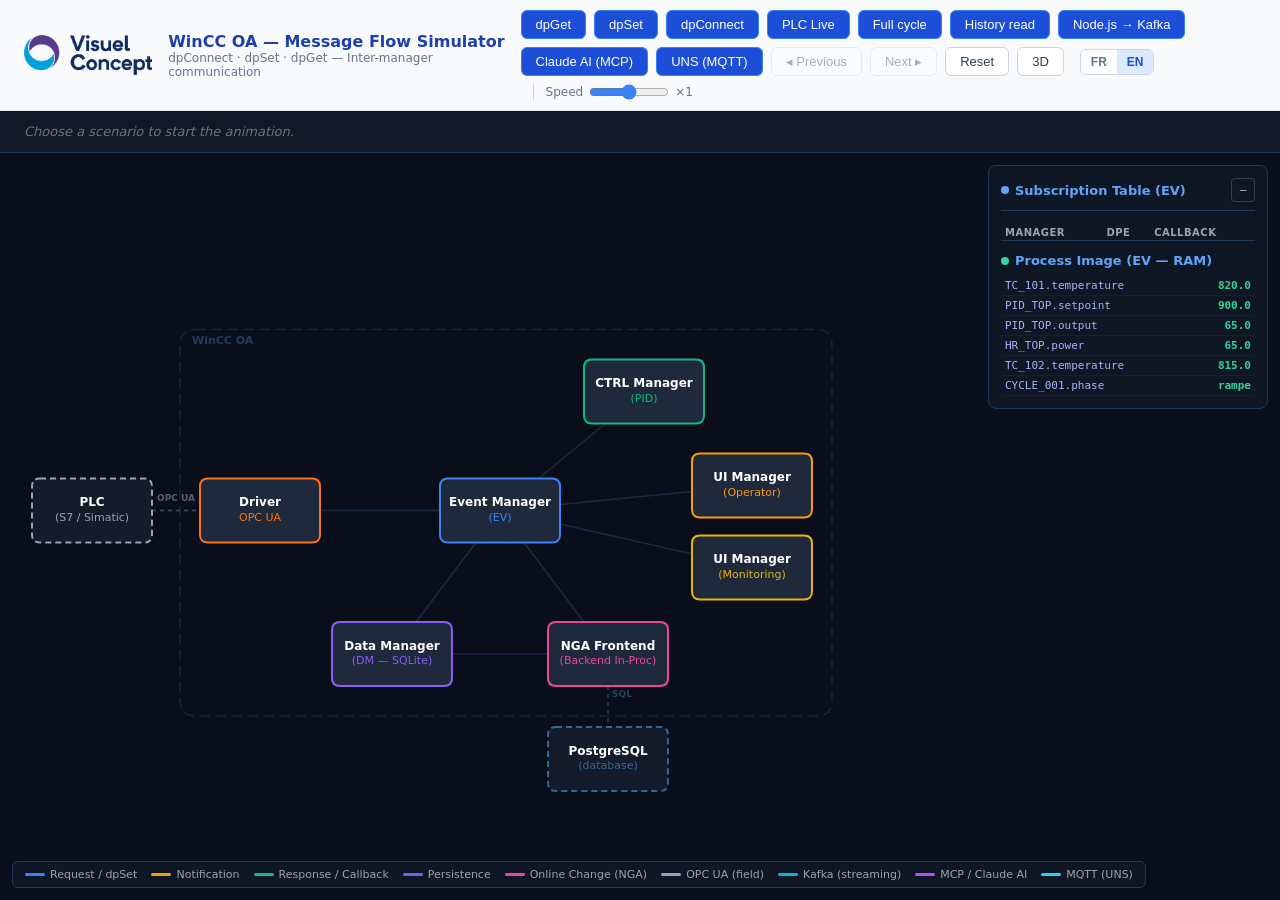
<file: docs/index.html>
<!DOCTYPE html>
<html lang="en">
<head>
<meta charset="UTF-8">
<meta name="viewport" content="width=device-width, initial-scale=1.0">
<title>WinCC OA — Message Flow Simulator</title>
<meta name="description" content="Interactive simulator visualizing message flows between WinCC OA managers: dpConnect, dpSet, dpGet, and advanced integration scenarios (Kafka, MCP, MQTT/UNS).">
<meta name="author" content="Visuel Concept">
<meta name="theme-color" content="#0f172a">
<meta property="og:title" content="WinCC OA — Message Flow Simulator">
<meta property="og:description" content="Interactive simulator visualizing message flows between WinCC OA managers: dpConnect, dpSet, dpGet, and advanced integration scenarios.">
<meta property="og:type" content="website">
<meta property="og:image" content="assets/overview.png">
<style>
  * { margin: 0; padding: 0; box-sizing: border-box; }
  body {
    font-family: 'Segoe UI', system-ui, -apple-system, sans-serif;
    background: #0a0e1a;
    color: #e0e0e0;
    overflow: hidden;
    height: 100vh;
  }

  /* Layout */
  #app {
    display: grid;
    grid-template-rows: auto auto 1fr;
    height: 100vh;
  }

  header {
    background: #f8fafc;
    border-bottom: 1px solid #e2e8f0;
    padding: 10px 24px;
    display: flex;
    align-items: center;
    justify-content: space-between;
    gap: 16px;
  }
  header h1 {
    font-size: 16px;
    font-weight: 600;
    color: #1e40af;
    white-space: nowrap;
  }
  header .subtitle {
    font-size: 12px;
    color: #64748b;
  }

  /* Controls */
  .controls {
    display: flex;
    align-items: center;
    gap: 8px;
    flex-wrap: wrap;
  }
  .btn {
    padding: 6px 14px;
    border: 1px solid #cbd5e1;
    border-radius: 6px;
    background: #fff;
    color: #334155;
    font-size: 13px;
    cursor: pointer;
    transition: all 0.15s;
    white-space: nowrap;
  }
  .btn:hover { background: #e2e8f0; border-color: #3b82f6; }
  .btn:active { transform: scale(0.97); }
  .btn.active { background: #dbeafe; border-color: #3b82f6; color: #1d4ed8; }
  .btn.primary { background: #1d4ed8; border-color: #3b82f6; color: #fff; }
  .btn.primary:hover { background: #2563eb; }
  .btn:disabled { opacity: 0.4; cursor: not-allowed; }

  .lang-toggle {
    display: flex;
    align-items: center;
    gap: 0;
    margin-left: 8px;
    border: 1px solid #cbd5e1;
    border-radius: 6px;
    overflow: hidden;
  }
  .lang-btn {
    padding: 5px 10px;
    background: #fff;
    color: #64748b;
    font-size: 12px;
    font-weight: 600;
    cursor: pointer;
    border: none;
    transition: all 0.15s;
  }
  .lang-btn:hover { background: #e2e8f0; }
  .lang-btn.active { background: #dbeafe; color: #1d4ed8; }

  .speed-control {
    display: flex;
    align-items: center;
    gap: 6px;
    font-size: 12px;
    color: #64748b;
    margin-left: 12px;
    border-left: 1px solid #cbd5e1;
    padding-left: 12px;
  }
  .speed-control input[type=range] {
    width: 80px;
    accent-color: #3b82f6;
  }

  /* Canvas area */
  #canvas-area {
    position: relative;
    overflow: hidden;
  }
  canvas { display: block; }

  /* Info panel overlay */
  #info-panel {
    position: absolute;
    top: 12px;
    right: 12px;
    width: 280px;
    background: rgba(17, 24, 39, 0.92);
    border: 1px solid #1e3a5f;
    border-radius: 8px;
    padding: 12px;
    font-size: 12px;
    backdrop-filter: blur(8px);
    max-height: calc(100% - 24px);
    overflow-y: auto;
    z-index: 10;
  }
  #info-panel h3 {
    color: #60a5fa;
    font-size: 13px;
    margin-bottom: 8px;
    display: flex;
    align-items: center;
    gap: 6px;
  }
  #info-panel h3 .dot {
    width: 8px; height: 8px;
    border-radius: 50%;
    display: inline-block;
  }
  #info-panel .panel-header {
    display: flex;
    justify-content: space-between;
    align-items: center;
    cursor: move;
    user-select: none;
    padding-bottom: 8px;
    border-bottom: 1px solid #1e3a5f;
    margin-bottom: 8px;
  }
  #info-panel .panel-toggle {
    background: none;
    border: 1px solid #334155;
    border-radius: 4px;
    color: #9ca3af;
    cursor: pointer;
    font-size: 14px;
    width: 24px;
    height: 24px;
    display: flex;
    align-items: center;
    justify-content: center;
    transition: all 0.15s;
    flex-shrink: 0;
  }
  #info-panel .panel-toggle:hover { color: #60a5fa; border-color: #60a5fa; }
  #info-panel .panel-body { transition: max-height 0.3s ease; overflow: hidden; }
  #info-panel.collapsed .panel-body { max-height: 0 !important; }
  #info-panel.collapsed { width: auto; min-width: 180px; }

  .sub-table { width: 100%; border-collapse: collapse; margin-top: 6px; }
  .sub-table th {
    text-align: left;
    font-size: 10px;
    color: #9ca3af;
    padding: 2px 4px;
    border-bottom: 1px solid #1e3a5f;
    text-transform: uppercase;
    letter-spacing: 0.5px;
  }
  .sub-table td {
    padding: 3px 4px;
    font-size: 11px;
    font-family: 'Consolas', 'Fira Code', monospace;
    border-bottom: 1px solid rgba(30,58,95,0.4);
  }
  .sub-table tr.highlight td {
    background: rgba(96, 165, 250, 0.15);
    color: #60a5fa;
  }

  .process-image {
    margin-top: 12px;
  }
  .pi-row {
    display: flex;
    justify-content: space-between;
    padding: 3px 4px;
    font-family: 'Consolas', 'Fira Code', monospace;
    font-size: 11px;
    border-bottom: 1px solid rgba(30,58,95,0.3);
  }
  .pi-row .dpe { color: #a5b4fc; }
  .pi-row .val { color: #34d399; font-weight: 600; }
  .pi-row.flash .val {
    color: #fbbf24;
    text-shadow: 0 0 8px rgba(251,191,36,0.6);
  }

  /* Step description bar */
  #step-bar {
    background: #111827;
    border-bottom: 1px solid #1e3a5f;
    padding: 10px 24px;
    min-height: 42px;
    display: flex;
    align-items: center;
    gap: 16px;
  }
  #step-bar .step-num {
    background: #1e3a5f;
    color: #60a5fa;
    font-size: 12px;
    font-weight: 700;
    padding: 3px 10px;
    border-radius: 12px;
    white-space: nowrap;
  }
  #step-bar .step-text {
    font-size: 13px;
    color: #d1d5db;
    line-height: 1.4;
  }
  #step-bar .step-text code {
    background: #1e293b;
    padding: 1px 5px;
    border-radius: 3px;
    font-family: 'Consolas', 'Fira Code', monospace;
    color: #fbbf24;
    font-size: 12px;
  }
  #step-bar .idle-text {
    color: #6b7280;
    font-size: 13px;
    font-style: italic;
  }

  /* Scenario intro */
  #scenario-intro {
    display: flex;
    align-items: center;
    gap: 16px;
    width: 100%;
  }
  .scenario-intro-content {
    flex: 1;
  }
  .scenario-intro-title {
    font-weight: 700;
    color: #60a5fa;
    font-size: 14px;
    margin-right: 12px;
  }
  .scenario-intro-desc {
    color: #d1d5db;
    font-size: 13px;
    line-height: 1.4;
  }

  /* Legend */
  .legend {
    position: absolute;
    bottom: 12px;
    left: 12px;
    display: flex;
    gap: 14px;
    font-size: 11px;
    color: #9ca3af;
    background: rgba(17,24,39,0.85);
    padding: 6px 12px;
    border-radius: 6px;
    border: 1px solid #1e3a5f;
  }
  .legend-item {
    display: flex;
    align-items: center;
    gap: 5px;
  }
  .legend-line {
    width: 20px;
    height: 3px;
    border-radius: 2px;
  }

  /* ── Desktop: scenario & nav buttons inline ── */
  .scenario-buttons, .nav-buttons {
    display: contents;
  }
  .mobile-menu { display: none; }
  #landscape-hint { display: none; }

  /* ── Mobile responsive ── */
  @media (max-width: 768px) {
    body {
      overflow: hidden;
      height: 100vh;
      height: 100dvh;
    }
    #app {
      height: 100vh;
      height: 100dvh;
    }

    /* Hide entire desktop header on mobile — replaced by floating toolbar */
    header {
      display: none !important;
    }

    /* Floating mobile toolbar at bottom */
    .mobile-toolbar {
      display: flex !important;
      position: fixed;
      bottom: 0;
      left: 0;
      right: 0;
      z-index: 50;
      background: rgba(17, 24, 39, 0.95);
      backdrop-filter: blur(8px);
      border-top: 1px solid #1e3a5f;
      padding: 4px 8px;
      padding-bottom: max(4px, env(safe-area-inset-bottom));
      align-items: center;
      gap: 4px;
    }
    .mobile-toolbar .btn {
      padding: 5px 10px;
      font-size: 11px;
      flex-shrink: 0;
    }
    .mobile-toolbar .btn.primary {
      background: #1d4ed8;
      border-color: #3b82f6;
      color: #fff;
    }
    .mobile-toolbar .speed-control {
      margin-left: auto;
      border-left: 1px solid #334155;
      padding-left: 6px;
      font-size: 10px;
      color: #9ca3af;
    }
    .mobile-toolbar .speed-control input[type=range] {
      width: 40px;
      accent-color: #3b82f6;
    }

    /* Step bar compact */
    #step-bar {
      padding: 4px 8px;
      min-height: 24px;
      gap: 6px;
    }
    #step-bar .step-num {
      font-size: 10px;
      padding: 2px 6px;
    }
    #step-bar .step-text {
      font-size: 10px;
    }
    #step-bar .step-text code {
      font-size: 9px;
    }
    #step-bar .idle-text {
      font-size: 10px;
    }
    .scenario-intro-title {
      font-size: 11px;
    }
    .scenario-intro-desc {
      font-size: 10px;
    }

    /* Hide info panel (subscription table) on mobile */
    #info-panel {
      display: none !important;
    }

    /* Legend: hide on mobile to maximize diagram space */
    .legend { display: none; }

    /* ── Mobile menu: full-page landing ── */
    .mobile-menu {
      display: none;
      position: fixed;
      top: 0; left: 0; right: 0; bottom: 0;
      z-index: 100;
      background: linear-gradient(135deg, #0a0e1a 0%, #111827 100%);
      flex-direction: column;
      align-items: center;
      overflow-y: auto;
      -webkit-overflow-scrolling: touch;
      padding: 20px 16px;
    }
    .mobile-menu.visible {
      display: flex;
    }
    .mobile-menu-header {
      text-align: center;
      margin-bottom: 16px;
      flex-shrink: 0;
    }
    .mobile-menu-logo {
      height: 36px;
      margin-bottom: 10px;
    }
    .mobile-menu-title {
      color: #e2e8f0;
      font-size: 16px;
      font-weight: 700;
      margin-bottom: 2px;
    }
    .mobile-menu-subtitle {
      color: #64748b;
      font-size: 12px;
    }
    .mobile-menu-grid {
      display: grid;
      grid-template-columns: repeat(3, 1fr);
      gap: 8px;
      width: 100%;
      max-width: 520px;
      flex: 1;
      align-content: start;
    }
    .mobile-tile {
      display: flex;
      flex-direction: column;
      align-items: flex-start;
      padding: 10px;
      background: #1e293b;
      border: 1px solid #334155;
      border-radius: 10px;
      cursor: pointer;
      transition: all 0.15s;
      color: #e2e8f0;
      text-align: left;
    }
    .mobile-tile:active {
      background: #1d4ed8;
      border-color: #3b82f6;
      transform: scale(0.97);
    }
    .mobile-tile-icon {
      font-size: 22px;
      color: #60a5fa;
      line-height: 1;
      margin-bottom: 4px;
    }
    .mobile-tile-num {
      font-size: 9px;
      color: #60a5fa;
      font-weight: 700;
      text-transform: uppercase;
      letter-spacing: 0.5px;
      margin-bottom: 2px;
    }
    .mobile-tile-label {
      font-size: 13px;
      font-weight: 700;
      line-height: 1.2;
      margin-bottom: 4px;
    }
    .mobile-tile-desc {
      font-size: 9px;
      color: #9ca3af;
      line-height: 1.3;
    }
    .mobile-menu-footer {
      margin-top: 12px;
      flex-shrink: 0;
      display: flex;
      align-items: center;
      gap: 12px;
    }

    /* Landscape hint overlay */
    #landscape-hint {
      display: none;
      position: fixed;
      top: 0; left: 0; right: 0; bottom: 0;
      z-index: 200;
      background: rgba(10, 14, 26, 0.95);
      flex-direction: column;
      align-items: center;
      justify-content: center;
      color: #e2e8f0;
      text-align: center;
      padding: 24px;
    }
    #landscape-hint .hint-icon {
      font-size: 48px;
      margin-bottom: 16px;
      animation: rotate-hint 2s ease-in-out infinite;
    }
    #landscape-hint .hint-text {
      font-size: 16px;
      font-weight: 600;
      margin-bottom: 8px;
    }
    #landscape-hint .hint-sub {
      font-size: 12px;
      color: #9ca3af;
    }
    #landscape-hint .hint-dismiss {
      margin-top: 20px;
      padding: 8px 20px;
      background: #1d4ed8;
      border: none;
      border-radius: 6px;
      color: #fff;
      font-size: 13px;
      cursor: pointer;
    }
    @keyframes rotate-hint {
      0%, 100% { transform: rotate(0deg); }
      25% { transform: rotate(-90deg); }
      75% { transform: rotate(-90deg); }
    }
  }

  /* Mobile landscape: maximize diagram area */
  @media (max-width: 1024px) and (max-height: 500px) {
    body {
      overflow: hidden;
      height: 100vh;
      height: 100dvh;
    }
    #app {
      height: 100vh;
      height: 100dvh;
    }

    /* Hide desktop header in landscape on small devices */
    header {
      display: none !important;
    }

    /* Floating mobile toolbar at bottom — full positioning */
    .mobile-toolbar {
      display: flex !important;
      position: fixed;
      bottom: 0;
      left: 0;
      right: 0;
      z-index: 50;
      background: rgba(17, 24, 39, 0.95);
      backdrop-filter: blur(8px);
      border-top: 1px solid #1e3a5f;
      padding: 2px 6px;
      padding-bottom: max(2px, env(safe-area-inset-bottom));
      align-items: center;
      gap: 3px;
    }
    .mobile-toolbar .btn {
      padding: 3px 8px;
      font-size: 10px;
      border: 1px solid #cbd5e1;
      border-radius: 6px;
      background: #fff;
      color: #334155;
      cursor: pointer;
      white-space: nowrap;
      flex-shrink: 0;
    }
    .mobile-toolbar .btn.primary {
      background: #1d4ed8;
      border-color: #3b82f6;
      color: #fff;
    }
    .mobile-toolbar .speed-control {
      margin-left: auto;
      border-left: 1px solid #334155;
      padding-left: 6px;
      font-size: 10px;
      color: #9ca3af;
      display: flex;
      align-items: center;
      gap: 4px;
    }
    .mobile-toolbar .speed-control input[type=range] {
      width: 40px;
      accent-color: #3b82f6;
    }

    /* Mobile menu available in landscape too */
    .mobile-menu.visible {
      display: flex;
    }

    /* Overlay step-bar on canvas instead of separate grid row */
    #step-bar {
      position: fixed;
      top: 0;
      left: 0;
      right: 0;
      z-index: 40;
      margin-top: 0;
      padding: 3px 8px;
      min-height: 0;
      background: rgba(17, 24, 39, 0.85);
      backdrop-filter: blur(4px);
      border-bottom: 1px solid rgba(30, 58, 95, 0.5);
    }
    #step-bar .step-num {
      font-size: 10px;
      padding: 2px 6px;
    }
    #step-bar .step-text {
      font-size: 10px;
    }
    #step-bar .step-text code {
      font-size: 9px;
    }
    #step-bar .idle-text {
      font-size: 9px;
    }
    .scenario-intro-title {
      font-size: 10px;
    }
    .scenario-intro-desc {
      font-size: 9px;
    }

    /* Legend: hide to maximize diagram space */
    .legend { display: none; }

    /* Hide info panel on mobile landscape too */
    #info-panel {
      display: none !important;
    }
  }

  /* Show landscape hint only in portrait on small screens */
  @media (max-width: 768px) and (orientation: portrait) {
    #landscape-hint.active {
      display: flex;
    }
  }

  /* Desktop: hide mobile toolbar */
  .mobile-toolbar { display: none; }

</style>
</head>
<body>
<div id="app">
  <header>
    <div style="display:flex; align-items:center; gap:16px;">
      <img src="[data-uri]" alt="Visuel Concept" style="height:40px;" id="header-logo" class="header-logo">
      <div>
        <h1>WinCC OA — Message Flow Simulator</h1>
        <div class="subtitle">dpConnect &middot; dpSet &middot; dpGet — Inter-manager communication</div>
      </div>
    </div>
    <div class="controls">
      <div class="scenario-buttons" id="scenario-buttons">
        <button class="btn primary" id="btn-dpget" onclick="showScenarioIntro('dpGet')">dpGet</button>
        <button class="btn primary" id="btn-dpset" onclick="showScenarioIntro('dpSet')">dpSet</button>
        <button class="btn primary" id="btn-dpconnect" onclick="showScenarioIntro('dpConnect')">dpConnect</button>
        <button class="btn primary" id="btn-plclive" onclick="showScenarioIntro('plcLive')">PLC Live</button>
        <button class="btn primary" id="btn-cycle" onclick="showScenarioIntro('cycle')">Full cycle</button>
        <button class="btn primary" id="btn-history" onclick="showScenarioIntro('history')">History read</button>
        <button class="btn primary" id="btn-kafka" onclick="showScenarioIntro('kafka')">Node.js &rarr; Kafka</button>
        <button class="btn primary" id="btn-mcp" onclick="showScenarioIntro('mcp')">Claude AI (MCP)</button>
        <button class="btn primary" id="btn-uns" onclick="showScenarioIntro('uns')">UNS (MQTT)</button>
      </div>
      <div class="nav-buttons" id="nav-buttons">
<button class="btn" id="btn-prev" onclick="prevStep()" disabled>&#9666; Previous</button>
        <button class="btn primary" id="btn-start-scenario" onclick="startPendingScenario()" style="display:none">Start &#9656;</button>
        <button class="btn" id="btn-step" onclick="nextStep()" disabled>Next &#9656;</button>
        <button class="btn" id="btn-reset" onclick="resetAll()">Reset</button>
        <button class="btn" id="btn-3d" onclick="toggle3D()">3D</button>
        <div class="lang-toggle">
          <button class="lang-btn active" id="lang-fr" onclick="setLang('fr')">FR</button>
          <button class="lang-btn" id="lang-en" onclick="setLang('en')">EN</button>
        </div>
        <div class="speed-control">
          <span>Speed</span>
          <input type="range" id="speed" min="1" max="5" value="3" step="1">
          <span id="speed-label">&times;1</span>
        </div>
      </div>
    </div>

  </header>

  <!-- Mobile-only floating toolbar -->
  <div class="mobile-toolbar" id="mobile-toolbar">
    <button class="btn" onclick="mobileBackToMenu()">&#9666; Menu</button>
    <button class="btn primary" id="btn-start-mobile" onclick="startPendingScenario()" style="display:none">Start &#9656;</button>
    <button class="btn" id="btn-prev-mobile" onclick="prevStep()" disabled>&#9666;</button>
    <button class="btn" id="btn-step-mobile" onclick="nextStep()" disabled>&#9656;</button>
    <button class="btn" id="btn-reset-mobile" onclick="resetAllMobile()">Reset</button>
    <div class="speed-control">
      <input type="range" id="speed-mobile" min="1" max="5" value="3" step="1">
    </div>
  </div>

  <div id="step-bar">
    <div class="idle-text" id="idle-msg">Choose a scenario to start the animation.</div>
    <span class="step-num" id="step-num" style="display:none"></span>
    <div class="step-text" id="step-text" style="display:none"></div>
    <div id="scenario-intro" style="display:none">
      <div class="scenario-intro-content">
        <span class="scenario-intro-title" id="intro-title"></span>
        <span class="scenario-intro-desc" id="intro-desc"></span>
      </div>
    </div>
  </div>

  <div id="canvas-area">
    <canvas id="canvas"></canvas>
    <div id="three-container" style="display:none;position:absolute;top:0;left:0;width:100%;height:100%;"></div>
    <div id="info-panel">
      <div class="panel-header" id="panel-drag-handle">
        <h3 style="margin:0"><span class="dot" style="background:#60a5fa"></span> Subscription Table (EV)</h3>
        <button class="panel-toggle" id="panel-toggle-btn" onclick="togglePanel()">&#8722;</button>
      </div>
      <div class="panel-body" id="panel-body">
        <table class="sub-table" id="sub-table">
          <thead><tr><th id="th-mgr">Manager</th><th>DPE</th><th>Callback</th></tr></thead>
          <tbody id="sub-body"></tbody>
        </table>
        <div class="process-image">
          <h3><span class="dot" style="background:#34d399"></span> <span id="panel-pi-title">Process Image (EV — RAM)</span></h3>
          <div id="pi-values"></div>
        </div>
      </div>
    </div>
    <div class="legend" id="legend-bar">
      <div class="legend-item"><div class="legend-line" style="background:#3b82f6"></div> Request / dpSet</div>
      <div class="legend-item"><div class="legend-line" style="background:#f59e0b"></div> Notification</div>
      <div class="legend-item"><div class="legend-line" style="background:#10b981"></div> Response / Callback</div>
      <div class="legend-item"><div class="legend-line" style="background:#6366f1"></div> Persistence</div>
      <div class="legend-item"><div class="legend-line" style="background:#ec4899"></div> Online Change (NGA)</div>
      <div class="legend-item"><div class="legend-line" style="background:#94a3b8"></div> OPC UA (field)</div>
      <div class="legend-item"><div class="legend-line" style="background:#06b6d4"></div> Kafka (streaming)</div>
      <div class="legend-item"><div class="legend-line" style="background:#a855f7"></div> MCP / Claude AI</div>
      <div class="legend-item"><div class="legend-line" style="background:#22d3ee"></div> MQTT (UNS)</div>
    </div>
  </div>
</div>

<!-- Mobile scenario menu (full-page landing) -->
<div id="mobile-menu" class="mobile-menu">
  <div class="mobile-menu-header">
    <img src="[data-uri]" alt="Visuel Concept" class="mobile-menu-logo" id="mobile-logo">
    <div class="mobile-menu-title">WinCC OA Message Flow Simulator</div>
    <div class="mobile-menu-subtitle" id="mobile-menu-subtitle">Choose a scenario</div>
  </div>
  <div class="mobile-menu-grid" id="mobile-menu-grid">
    <button class="mobile-tile" onclick="mobileSelectScenario('dpGet')">
      <span class="mobile-tile-icon">&#8681;</span>
      <span class="mobile-tile-num">S1</span>
      <span class="mobile-tile-label">dpGet</span>
      <span class="mobile-tile-desc" id="tile-desc-dpGet">One-time value read from the process image (RAM).</span>
    </button>
    <button class="mobile-tile" onclick="mobileSelectScenario('dpSet')">
      <span class="mobile-tile-icon">&#8679;</span>
      <span class="mobile-tile-num">S2</span>
      <span class="mobile-tile-label">dpSet</span>
      <span class="mobile-tile-desc" id="tile-desc-dpSet">Operator setpoint write to all subscribed managers.</span>
    </button>
    <button class="mobile-tile" onclick="mobileSelectScenario('dpConnect')">
      <span class="mobile-tile-icon">&#8644;</span>
      <span class="mobile-tile-num">S3</span>
      <span class="mobile-tile-label">dpConnect</span>
      <span class="mobile-tile-desc" id="tile-desc-dpConnect">Publish/subscribe subscription to a datapoint.</span>
    </button>
    <button class="mobile-tile" onclick="mobileSelectScenario('plcLive')">
      <span class="mobile-tile-icon">&#9735;</span>
      <span class="mobile-tile-num">S4</span>
      <span class="mobile-tile-label">PLC Live</span>
      <span class="mobile-tile-desc" id="tile-desc-plcLive">Spontaneous PLC data, real-time push notifications.</span>
    </button>
    <button class="mobile-tile" onclick="mobileSelectScenario('cycle')">
      <span class="mobile-tile-icon">&#8635;</span>
      <span class="mobile-tile-num">S5</span>
      <span class="mobile-tile-label">Full cycle</span>
      <span class="mobile-tile-desc" id="tile-desc-cycle">Full furnace regulation cycle with 2 UIs.</span>
    </button>
    <button class="mobile-tile" onclick="mobileSelectScenario('history')">
      <span class="mobile-tile-icon">&#9776;</span>
      <span class="mobile-tile-num">S6</span>
      <span class="mobile-tile-label">History read</span>
      <span class="mobile-tile-desc" id="tile-desc-history">History read via NGA and PostgreSQL.</span>
    </button>
    <button class="mobile-tile" onclick="mobileSelectScenario('kafka')">
      <span class="mobile-tile-icon">&#9656;&#9656;</span>
      <span class="mobile-tile-num">S7</span>
      <span class="mobile-tile-label">Node.js &rarr; Kafka</span>
      <span class="mobile-tile-desc" id="tile-desc-kafka">Kafka streaming for predictive maintenance.</span>
    </button>
    <button class="mobile-tile" onclick="mobileSelectScenario('mcp')">
      <span class="mobile-tile-icon">&#10038;</span>
      <span class="mobile-tile-num">S8</span>
      <span class="mobile-tile-label">Claude AI (MCP)</span>
      <span class="mobile-tile-desc" id="tile-desc-mcp">PID optimization via Claude Desktop App and MCP.</span>
    </button>
    <button class="mobile-tile" onclick="mobileSelectScenario('uns')">
      <span class="mobile-tile-icon">&#9041;</span>
      <span class="mobile-tile-num">S9</span>
      <span class="mobile-tile-label">UNS (MQTT)</span>
      <span class="mobile-tile-desc" id="tile-desc-uns">Unified Namespace (UNS) architecture via MQTT.</span>
    </button>
  </div>
  <div class="mobile-menu-footer">
    <div class="lang-toggle">
      <button class="lang-btn active" id="lang-fr-mobile" onclick="setLang('fr')">FR</button>
      <button class="lang-btn" id="lang-en-mobile" onclick="setLang('en')">EN</button>
    </div>
  </div>
</div>

<!-- Landscape hint for mobile portrait -->
<div id="landscape-hint">
  <div class="hint-icon">&#8634;</div>
  <div class="hint-text">Rotate your device to landscape</div>
  <div class="hint-sub">This diagram is best viewed in landscape orientation</div>
  <button class="hint-dismiss" onclick="dismissLandscapeHint()">Continue anyway</button>
</div>

<script>
// === core/i18n.js ===
// ── i18n ──
var i18n = {
  fr: {
    headerTitle: 'Flux de messages',
    headerSubtitle: 'Communication inter-managers',
    cycleBtn: 'Cycle complet',
    historyBtn: 'Lecture historique',
    nextBtn: 'Suivant',
    prevBtn: 'Precedent',
    startBtn: 'Demarrer',
    speedLabel: 'Vitesse',
    idleMsg: 'Choisissez un scenario pour demarrer l\'animation.',
    subTableTitle: 'Table d\'abonnements (EV)',
    piTitle: 'Process Image (EV — RAM)',
    thManager: 'Manager',
    legendRequest: 'Requete / dpSet',
    legendNotify: 'Notification',
    legendResponse: 'Reponse / Callback',
    legendPersist: 'Persistance',
    legendArchive: 'Online Change (NGA \u2192 PostgreSQL)',
    legendOpcua: 'OPC UA (terrain)',
    kafkaBtn: 'Node.js \u2192 Kafka',
    mcpBtn: 'Claude AI (MCP)',
    legendKafka: 'Kafka (streaming)',
    legendMcp: 'MCP / Claude AI',
    menuSubtitle: 'Choisissez un scenario',
    tile_dpGet: 'Lecture ponctuelle d\'une valeur depuis la process image (RAM).',
    tile_dpSet: 'Ecriture d\'une consigne operateur vers tous les managers abonnes.',
    tile_dpConnect: 'Abonnement publish/subscribe a un datapoint.',
    tile_plcLive: 'Donnees spontanees du PLC, notification push temps reel.',
    tile_cycle: 'Cycle complet de regulation du four avec 2 UIs.',
    tile_history: 'Lecture de l\'historique via NGA et PostgreSQL.',
    tile_kafka: 'Streaming vers Kafka pour maintenance predictive.',
    tile_mcp: 'Optimisation PID via Claude Desktop App et MCP.',
    tile_uns: 'Architecture Unified Namespace (UNS) via MQTT.',
    intro_dpGet: 'Lecture ponctuelle d\'une valeur. Le CTRL PID envoie une requete dpGet a l\'Event Manager, qui lit la valeur dans sa process image (RAM) et la retourne immediatement. Aucun abonnement n\'est cree.',
    intro_dpSet: 'Ecriture d\'une consigne operateur. Le UI Panel envoie un dpSet qui traverse l\'Event Manager, la persistance (DM/SQLite), l\'archivage (NGA/PostgreSQL), notifie tous les managers abonnes (CTRL PID, Driver, autres UIs), et descend jusqu\'a l\'automate via OPC UA.',
    intro_dpConnect: 'Abonnement publication/souscription. Le UI Panel s\'abonne a un DPE. L\'Event Manager enregistre l\'abonnement, envoie la valeur initiale, puis notifiera automatiquement le panel a chaque changement futur.',
    intro_plcLive: 'Donnees spontanees du PLC. La temperature change dans l\'automate et remonte automatiquement via le Driver vers l\'Event Manager, qui distribue par multicast a tous les managers abonnes (CTRL PID, UIs). Aucun polling — notification push temps reel.',
    intro_cycle: 'Cycle complet de regulation du four : le Driver lit la temperature, l\'Event Manager distribue aux managers abonnes, le CTRL PID calcule la commande, le Driver envoie vers l\'automate. Illustre le fonctionnement temps reel de WinCC OA avec 2 UI Managers (Operator + Monitoring).',
    intro_history: 'Lecture de l\'historique via NGA. Le UI Trends demande les 2 dernieres heures de TC_101.temperature. La requete traverse l\'Event Manager vers le NGA Frontend, qui interroge PostgreSQL, puis retourne les donnees par le chemin inverse.',
    intro_kafka: 'Streaming vers Kafka pour maintenance predictive. Le JS Manager collecte les donnees du four (temperature, vibrations) et les publie sur un topic Kafka. Un service ML detecte une anomalie de vibration et renvoie une alerte vers WinCC OA.',
    intro_mcp: 'Optimisation PID via Claude Desktop App et MCP. L\'ingenieur maintenance demande a Claude d\'analyser les performances PID du four. Via le protocole MCP, le serveur passerelle Node.js lit les parametres PID et les tendances sur l\'Event Manager. Claude analyse les courbes et propose un reglage optimise.',
    intro_uns: 'Architecture Unified Namespace (UNS) via MQTT. Le MQTT Publisher natif de WinCC OA publie les changements de datapoints vers un broker MQTT (Mosquitto). Le MES s\'abonne aux donnees de production (cycle, pieces), le Cloud Historian a toutes les donnees brutes. Aucune integration point-a-point.',
  },
  en: {
    headerTitle: 'Message Flow',
    headerSubtitle: 'Inter-manager communication',
    cycleBtn: 'Full cycle',
    historyBtn: 'History read',
    nextBtn: 'Next',
    prevBtn: 'Previous',
    startBtn: 'Start',
    speedLabel: 'Speed',
    idleMsg: 'Choose a scenario to start the animation.',
    subTableTitle: 'Subscription Table (EV)',
    piTitle: 'Process Image (EV — RAM)',
    thManager: 'Manager',
    legendRequest: 'Request / dpSet',
    legendNotify: 'Notification',
    legendResponse: 'Response / Callback',
    legendPersist: 'Persistence',
    legendArchive: 'Online Change (NGA \u2192 PostgreSQL)',
    legendOpcua: 'OPC UA (field)',
    kafkaBtn: 'Node.js \u2192 Kafka',
    mcpBtn: 'Claude AI (MCP)',
    legendKafka: 'Kafka (streaming)',
    legendMcp: 'MCP / Claude AI',
    menuSubtitle: 'Choose a scenario',
    tile_dpGet: 'One-time value read from the process image (RAM).',
    tile_dpSet: 'Operator setpoint write to all subscribed managers.',
    tile_dpConnect: 'Publish/subscribe subscription to a datapoint.',
    tile_plcLive: 'Spontaneous PLC data, real-time push notifications.',
    tile_cycle: 'Full furnace regulation cycle with 2 UIs.',
    tile_history: 'History read via NGA and PostgreSQL.',
    tile_kafka: 'Kafka streaming for predictive maintenance.',
    tile_mcp: 'PID optimization via Claude Desktop App and MCP.',
    tile_uns: 'Unified Namespace (UNS) architecture via MQTT.',
    intro_dpGet: 'One-time value read. CTRL PID sends a dpGet request to the Event Manager, which reads the value from its process image (RAM) and returns it immediately. No subscription is created.',
    intro_dpSet: 'Operator setpoint write. The UI Panel sends a dpSet that traverses the Event Manager, persistence (DM/SQLite), archiving (NGA/PostgreSQL), notifies all subscribed managers (CTRL PID, Driver, other UIs), and reaches the PLC via OPC UA.',
    intro_dpConnect: 'Publish/subscribe subscription. The UI Panel subscribes to a DPE. The Event Manager registers the subscription, sends the initial value, then will automatically notify the panel on every future change.',
    intro_plcLive: 'Spontaneous PLC data. Temperature changes in the PLC and flows automatically via the Driver to the Event Manager, which multicasts to all subscribed managers (CTRL PID, UIs). No polling — real-time push notifications.',
    intro_cycle: 'Full furnace regulation cycle: Driver reads temperature, Event Manager distributes to subscribed managers, CTRL PID computes the command, Driver sends to PLC. Demonstrates WinCC OA real-time operation with 2 UI Managers (Operator + Monitoring).',
    intro_history: 'History read via NGA. The UI Trends panel requests the last 2 hours of TC_101.temperature. The request flows through Event Manager to NGA Frontend, which queries PostgreSQL, then returns data via the reverse path.',
    intro_kafka: 'Kafka streaming for predictive maintenance. JS Manager collects furnace data (temperature, vibrations) and publishes to a Kafka topic. An ML service detects a vibration anomaly and sends an alert back to WinCC OA.',
    intro_mcp: 'PID optimization via Claude Desktop App and MCP. The maintenance engineer asks Claude to analyze furnace PID performance. Via the MCP protocol, the Node.js gateway reads PID parameters and trends from the Event Manager. Claude analyzes the curves and suggests optimized tuning.',
    intro_uns: 'Unified Namespace (UNS) architecture via MQTT. The WinCC OA native MQTT Publisher publishes datapoint changes to an MQTT broker (Mosquitto). MES subscribes to production data (cycle, parts), Cloud Historian to all raw data. No point-to-point integration needed.',
  }
};

// Detect browser locale: use 'fr' if navigator language starts with 'fr', otherwise default to 'en'
var detectedLang = (navigator.language || navigator.userLanguage || 'en').toLowerCase().startsWith('fr') ? 'fr' : 'en';
var currentLang = detectedLang;

function t(key) {
  return i18n[currentLang][key] || i18n['en'][key] || key;
}

function setLang(lang) {
  currentLang = lang;
  document.getElementById('lang-fr').className = 'lang-btn' + (lang === 'fr' ? ' active' : '');
  document.getElementById('lang-en').className = 'lang-btn' + (lang === 'en' ? ' active' : '');
  document.documentElement.lang = lang;
  updateStaticUI();
}

// Apply detected language on load
document.addEventListener('DOMContentLoaded', function() { setLang(detectedLang); });

function updateStaticUI() {
  // Only the step descriptions and scenario intros change with language
  // UI labels (buttons, legend, panel titles) are fixed in English
  // If a scenario intro is visible, refresh it
  if (pendingScenario) {
    var introDesc = document.getElementById('intro-desc');
    if (introDesc) introDesc.innerHTML = t('intro_' + pendingScenario);
  }
}

// === core/managers.js ===
// ── MANAGERS ──
var managers = {
  plc:      { label: 'PLC\n(S7 / Simatic)',               color: '#94a3b8', icon: '', style: 'dashed' },
  driver:   { label: 'Driver\nOPC UA',                     color: '#f97316', icon: '' },
  ev:       { label: 'Event Manager\n(EV)',                color: '#3b82f6', icon: '' },
  dm:       { label: 'Data Manager\n(DM \u2014 SQLite)',   color: '#8b5cf6', icon: '' },
  ctrl_pid: { label: 'CTRL Manager\n(PID)',                color: '#10b981', icon: '' },
  ui1:      { label: 'UI Manager\n(Operator)',             color: '#f59e0b', icon: '' },
  ui2:      { label: 'UI Manager\n(Monitoring)',           color: '#eab308', icon: '' },
  nga:      { label: 'NGA Frontend\n(Backend In-Proc)',      color: '#ec4899', icon: '' },
  pgsql:    { label: 'PostgreSQL\n(database)',               color: '#336791', icon: '', style: 'dashed' },
  js_mgr:    { label: 'JS Manager\n(Node.js)',                  color: '#06b6d4', icon: '' },
  kafka:     { label: 'Broker\nKafka',                          color: '#06b6d4', icon: '', style: 'dashed' },
  pred_maint:{ label: 'Predictive\nMaintenance (ML)',            color: '#14b8a6', icon: '', style: 'dashed' },
  mcp_server:{ label: 'MCP Server\n(Node.js gateway)',           color: '#a855f7', icon: '' },
  claude_app:{ label: 'Claude\nDesktop App',                     color: '#d946ef', icon: '' },
  anthropic: { label: 'Anthropic\nAPI',                          color: '#d946ef', icon: '', style: 'dashed' },
  mqtt_pub:  { label: 'MQTT Publisher\n(WinCC OA)',              color: '#22d3ee', icon: '' },
  mqtt_broker:{ label: 'MQTT Broker\n(Mosquitto)',                color: '#22d3ee', icon: '', style: 'dashed' },
  uns_mes:   { label: 'MES\n(Manufacturing)',                    color: '#84cc16', icon: '', style: 'dashed' },
  uns_hist:  { label: 'Cloud Historian\n(Data Lake)',            color: '#84cc16', icon: '', style: 'dashed' },
};

// positions computed on resize
var mgrPos = {};
var mgrW = 120, mgrH = 64;
var baseMgrW = 120, baseMgrH = 64;
var currentScale = 1;

// Manager visibility per scenario
var BASE_MANAGERS = ['plc', 'driver', 'ev', 'dm', 'ctrl_pid', 'ui1', 'ui2', 'nga', 'pgsql'];
var KAFKA_MANAGERS = ['js_mgr', 'kafka', 'pred_maint'];
var MCP_MANAGERS = ['mcp_server', 'claude_app', 'anthropic'];
var MQTT_MANAGERS = ['mqtt_pub', 'mqtt_broker', 'uns_mes', 'uns_hist'];

var scenarioVisibility = {
  dpGet:      BASE_MANAGERS,
  dpSet:      BASE_MANAGERS,
  dpConnect:  BASE_MANAGERS,
  plcLive:    BASE_MANAGERS,
  cycle:      BASE_MANAGERS,
  history:    BASE_MANAGERS,
  kafka:      BASE_MANAGERS.concat(KAFKA_MANAGERS),
  mcp:        BASE_MANAGERS.concat(MCP_MANAGERS),
  uns:        BASE_MANAGERS.concat(MQTT_MANAGERS),
};
var visibleManagers = new Set(BASE_MANAGERS);

function isManagerVisible(id) {
  return visibleManagers.has(id);
}

function layoutManagers(w, h) {
  var isMobile = w < 768 || (w < 1024 && h < 500);
  var isPortrait = isMobile && h > w * 1.1;
  var scale;

  if (isPortrait) {
    scale = Math.max(Math.min(w / 480, h / 850), 0.45);
  } else {
    scale = isMobile ? Math.max(Math.min(w / 900, h / 450), 0.38) : 1;
  }

  currentScale = scale;
  mgrW = Math.round(baseMgrW * scale);
  mgrH = Math.round(baseMgrH * scale);

  if (isPortrait) {
    layoutPortrait(w, h, scale);
  } else {
    layoutLandscape(w, h, scale, isMobile);
  }
}

// Portrait: vertical spine PLC->Driver->EV->DM->NGA->PGSQL
// CTRL branches left, UIs branch right
function layoutPortrait(w, h, scale) {
  var cx = w / 2;
  var colW = Math.min((w - mgrW - 16) / 2, mgrW * 1.3);
  var leftCol = cx - colW;
  var rightCol = cx + colW;

  var pad = 8;
  var rowH = (h - pad * 2) / 6;

  // Vertical spine (center column)
  mgrPos.plc =    { x: cx, y: pad + rowH * 0.5 };
  mgrPos.driver = { x: cx, y: pad + rowH * 1.5 };
  mgrPos.ev =     { x: cx, y: pad + rowH * 2.5 };
  mgrPos.dm =     { x: cx, y: pad + rowH * 3.5 };
  mgrPos.nga =    { x: cx, y: pad + rowH * 4.3 };
  mgrPos.pgsql =  { x: cx, y: pad + rowH * 5.2 };

  // Left branch: CTRL at same row as EV
  mgrPos.ctrl_pid = { x: leftCol, y: pad + rowH * 2.5 };

  // Right branch: UIs stacked around EV row
  var uiGap = mgrH * 0.55;
  mgrPos.ui1 = { x: rightCol, y: pad + rowH * 2.5 - uiGap };
  mgrPos.ui2 = { x: rightCol, y: pad + rowH * 2.5 + uiGap };

  // Inside extension managers (right column, below UIs)
  var insideExtY = pad + rowH * 3.5;
  mgrPos.js_mgr =     { x: rightCol, y: insideExtY };
  mgrPos.mcp_server = { x: rightCol, y: insideExtY };
  mgrPos.mqtt_pub =   { x: rightCol, y: insideExtY };

  // Outside extension managers (right column, further down)
  var extSpacing = mgrH + 8 * scale;
  var extY = pad + rowH * 4.5;

  mgrPos.kafka =       { x: rightCol, y: extY };
  mgrPos.pred_maint =  { x: rightCol, y: extY + extSpacing };

  mgrPos.claude_app =  { x: rightCol, y: extY };
  mgrPos.anthropic =   { x: rightCol, y: extY + extSpacing };

  mgrPos.mqtt_broker = { x: rightCol, y: extY };
  var unsSubY = extY + extSpacing;
  mgrPos.uns_mes =  { x: leftCol, y: unsSubY };
  mgrPos.uns_hist = { x: rightCol, y: unsSubY };
}

// Landscape: horizontal layout (existing design, improved space usage)
function layoutLandscape(w, h, scale, isMobile) {
  var panelOffset = isMobile ? 0 : 280;
  var cx = (w - panelOffset) / 2;
  var cy = h / 2;

  // Use more space on mobile
  var rx, ry;
  if (isMobile) {
    rx = Math.min(cx * 0.58, 280 * scale);
    ry = Math.min(cy * 0.58, 180 * scale);
  } else {
    rx = Math.min(cx * 0.50, 240 * scale);
    ry = Math.min(cy * 0.48, 150 * scale);
  }

  // EV center
  mgrPos.ev = { x: cx, y: cy - 16 * scale };
  // DM below EV
  mgrPos.dm = { x: cx - rx * 0.45, y: cy + ry * 0.85 };
  // NGA below EV, right side
  mgrPos.nga = { x: cx + rx * 0.45, y: cy + ry * 0.85 };
  // PostgreSQL database — external, below NGA
  mgrPos.pgsql = { x: cx + rx * 0.45, y: cy + ry * 1.55 };
  // Driver left of EV
  mgrPos.driver = { x: cx - rx, y: cy - 16 * scale };
  // PLC far left (outside WinCC OA boundary)
  mgrPos.plc = { x: cx - rx * 1.7, y: cy - 16 * scale };
  // CTRL top right
  mgrPos.ctrl_pid = { x: cx + rx * 0.6, y: cy - ry * 0.9 };
  // 2 UI Managers stacked vertically on the right
  var uiX = cx + rx * 1.05;
  var uiSpacing = mgrH + 10 * scale;
  mgrPos.ui1 = { x: uiX, y: cy - uiSpacing / 2 - 4 * scale };
  mgrPos.ui2 = { x: uiX, y: cy + uiSpacing / 2 + 4 * scale };
  // Inside-WinCC-OA extension managers (one per scenario, shared position)
  var insideExtX = uiX + mgrW + 40 * scale;
  var extSpacing = mgrH + 30 * scale;

  // JS Manager, MCP Server, MQTT Publisher share the same inside position
  mgrPos.js_mgr = { x: insideExtX, y: cy };
  mgrPos.mcp_server = { x: insideExtX, y: cy };
  mgrPos.mqtt_pub = { x: insideExtX, y: cy };

  // Outside-WinCC-OA managers (further right, well spaced)
  var outsideExtX = insideExtX + mgrW + (isMobile ? 60 : 120);
  var extCenterY = cy;

  // Kafka scenario: JS Manager center, Broker Kafka above, Predictive Maintenance below
  mgrPos.kafka = { x: outsideExtX, y: extCenterY - extSpacing };
  mgrPos.pred_maint = { x: outsideExtX, y: extCenterY + extSpacing };

  // MCP scenario: Claude Desktop App above center, Anthropic API below
  mgrPos.claude_app = { x: outsideExtX, y: extCenterY - extSpacing };
  mgrPos.anthropic = { x: outsideExtX, y: extCenterY + extSpacing };

  // UNS scenario: MQTT Broker top, MES and Cloud Historian spread below
  mgrPos.mqtt_broker = { x: outsideExtX, y: extCenterY - extSpacing };
  mgrPos.uns_mes = { x: outsideExtX - mgrW * 0.7, y: extCenterY + extSpacing };
  mgrPos.uns_hist = { x: outsideExtX + mgrW * 0.7, y: extCenterY + extSpacing };
}

// === core/state.js ===
// ── PROCESS IMAGE STATE ──
var processImage = {
  'TC_101.temperature': 820.0,
  'PID_TOP.setpoint': 900.0,
  'PID_TOP.output': 65.0,
  'HR_TOP.power': 65.0,
  'TC_102.temperature': 815.0,
  'CYCLE_001.phase': 'rampe',
};
var piFlash = {};

// ── SUBSCRIPTIONS ──
var subscriptions = [];
var highlightSubs = [];

function renderSubTable() {
  var tbody = document.getElementById('sub-body');
  tbody.innerHTML = '';
  subscriptions.forEach(function(s, i) {
    var tr = document.createElement('tr');
    if (highlightSubs.includes(i)) tr.className = 'highlight';
    tr.innerHTML = '<td style="color:' + (managers[s.mgr]?.color || '#fff') + '">' + s.mgrLabel + '</td><td>' + s.dpe + '</td><td>' + s.cb + '</td>';
    tbody.appendChild(tr);
  });
}

function renderProcessImage() {
  var div = document.getElementById('pi-values');
  div.innerHTML = '';
  for (var k in processImage) {
    if (!processImage.hasOwnProperty(k)) continue;
    var v = processImage[k];
    var row = document.createElement('div');
    row.className = 'pi-row' + (piFlash[k] ? ' flash' : '');
    var val = typeof v === 'number' ? v.toFixed(1) : v;
    row.innerHTML = '<span class="dpe">' + k + '</span><span class="val">' + val + '</span>';
    div.appendChild(row);
  }
}

// === core/renderer.js ===
// ── CONFIG ──
var canvas = document.getElementById('canvas');
var ctx = canvas.getContext('2d');
var speedSlider = document.getElementById('speed');
var speedLabel = document.getElementById('speed-label');
var canvasW = 0, canvasH = 0; // CSS dimensions (not pixel)

speedSlider.addEventListener('input', function() {
  var v = [0.25, 0.5, 1, 2, 3][speedSlider.value - 1];
  speedLabel.textContent = '\u00d7' + v;
});
function getSpeed() {
  return [0.25, 0.5, 1, 2, 3][speedSlider.value - 1];
}

// ── MESSAGES (animated arrows) ──
var messages = []; // { from, to, label, color, progress, speed, onDone }

function addMessage(fromId, toId, label, color, duration) {
  if (replayMode) return Promise.resolve();
  checkCancelled();
  return new Promise(function(resolve) {
    messages.push({
      from: fromId, to: toId, label: label, color: color,
      progress: 0,
      speed: 1 / (duration / (1000 / 60)),
      onDone: resolve,
    });
    // 3D camera fly-to target
    if (typeof flyTo3D === 'function') flyTo3D(toId);
  });
}

// Send messages in parallel (returns when all are done)
function addMessagesParallel(arr) {
  if (replayMode) return Promise.resolve();
  checkCancelled();
  return Promise.all(arr.map(function(a) { return addMessage(a.from, a.to, a.label, a.color, a.duration); }));
}

// ── GLOW EFFECT ──
var glowManagers = {}; // id -> { color, t }

function glowManager(id, color, duration) {
  if (replayMode) return;
  glowManagers[id] = { color: color, t: 0, duration: duration };
}

// ── ANIMATION LOOP ──
var animating = true;

function resize() {
  var area = document.getElementById('canvas-area');
  var dpr = window.devicePixelRatio || 1;
  canvasW = area.clientWidth;
  canvasH = area.clientHeight;
  canvas.width = canvasW * dpr;
  canvas.height = canvasH * dpr;
  canvas.style.width = canvasW + 'px';
  canvas.style.height = canvasH + 'px';
  ctx.setTransform(dpr, 0, 0, dpr, 0, 0);
  layoutManagers(canvasW, canvasH);
}
window.addEventListener('resize', resize);
resize();

function drawRoundedRect(x, y, w, h, r) {
  ctx.beginPath();
  ctx.moveTo(x + r, y);
  ctx.lineTo(x + w - r, y);
  ctx.quadraticCurveTo(x + w, y, x + w, y + r);
  ctx.lineTo(x + w, y + h - r);
  ctx.quadraticCurveTo(x + w, y + h, x + w - r, y + h);
  ctx.lineTo(x + r, y + h);
  ctx.quadraticCurveTo(x, y + h, x, y + h - r);
  ctx.lineTo(x, y + r);
  ctx.quadraticCurveTo(x, y, x + r, y);
  ctx.closePath();
}

function getCanvasScale() {
  return currentScale;
}

function drawManager(id) {
  var m = managers[id];
  var p = mgrPos[id];
  if (!p) return;
  var x = p.x - mgrW/2, y = p.y - mgrH/2;
  var s = getCanvasScale();

  // Glow
  if (glowManagers[id]) {
    var g = glowManagers[id];
    var alpha = Math.sin(g.t / g.duration * Math.PI) * 0.5;
    ctx.save();
    ctx.shadowColor = g.color;
    ctx.shadowBlur = 25 * s;
    drawRoundedRect(x - 3 * s, y - 3 * s, mgrW + 6 * s, mgrH + 6 * s, 10 * s);
    ctx.fillStyle = g.color.replace(')', ',' + alpha + ')').replace('rgb', 'rgba');
    ctx.fill();
    ctx.restore();
  }

  // Box
  drawRoundedRect(x, y, mgrW, mgrH, 8 * s);
  ctx.fillStyle = m.style === 'dashed' ? '#141c2b' : '#1e293b';
  ctx.fill();
  ctx.strokeStyle = m.color;
  ctx.lineWidth = 2 * s;
  if (m.style === 'dashed') ctx.setLineDash([6 * s, 4 * s]);
  ctx.stroke();
  ctx.setLineDash([]);

  // Label
  var lines = m.label.split('\n');
  var fontSize1 = Math.round(12 * s);
  var fontSize2 = Math.round(11 * s);
  ctx.fillStyle = '#e2e8f0';
  ctx.font = '600 ' + fontSize1 + 'px "Segoe UI", system-ui, sans-serif';
  ctx.textAlign = 'center';
  ctx.textBaseline = 'middle';
  var lineH = Math.round(15 * s);
  var startY = p.y - ((lines.length - 1) * lineH) / 2;
  lines.forEach(function(line, i) {
    ctx.fillStyle = i === 0 ? '#fff' : m.color;
    ctx.font = i === 0 ? '600 ' + fontSize1 + 'px "Segoe UI", system-ui, sans-serif' : fontSize2 + 'px "Segoe UI", system-ui, sans-serif';
    ctx.fillText(line, p.x, startY + i * lineH);
  });
}

function drawArrow(x1, y1, x2, y2, color, progress, label) {
  var s = getCanvasScale();
  // Clamp endpoints to manager box edges
  var dx = x2 - x1, dy = y2 - y1;
  var dist = Math.sqrt(dx*dx + dy*dy);
  if (dist < 1) return;
  var nx = dx/dist, ny = dy/dist;

  // offset start/end from box edges (scaled)
  var startDist = mgrW * 0.35;
  var endDist = mgrW * 0.35;
  var sx = x1 + nx * startDist, sy = y1 + ny * startDist;
  var ex = x2 - nx * endDist, ey = y2 - ny * endDist;

  var segDx = ex - sx, segDy = ey - sy;
  var segDist = Math.sqrt(segDx*segDx + segDy*segDy);

  // Trail
  ctx.beginPath();
  ctx.moveTo(sx, sy);
  var px = sx + segDx * progress, py = sy + segDy * progress;
  ctx.lineTo(px, py);
  ctx.strokeStyle = color;
  ctx.lineWidth = Math.max(2, 3 * s);
  ctx.globalAlpha = 0.8;
  ctx.stroke();
  ctx.globalAlpha = 1;

  // Arrowhead
  if (progress > 0.05) {
    var aLen = Math.max(6, 10 * s);
    var angle = Math.atan2(segDy, segDx);
    ctx.beginPath();
    ctx.moveTo(px, py);
    ctx.lineTo(px - aLen * Math.cos(angle - 0.4), py - aLen * Math.sin(angle - 0.4));
    ctx.lineTo(px - aLen * Math.cos(angle + 0.4), py - aLen * Math.sin(angle + 0.4));
    ctx.closePath();
    ctx.fillStyle = color;
    ctx.fill();
  }

  // Dot at head
  ctx.beginPath();
  ctx.arc(px, py, Math.max(3, 5 * s), 0, Math.PI * 2);
  ctx.fillStyle = color;
  ctx.fill();
  ctx.beginPath();
  ctx.arc(px, py, Math.max(5, 8 * s), 0, Math.PI * 2);
  ctx.strokeStyle = color;
  ctx.lineWidth = 1.5 * s;
  ctx.globalAlpha = 0.4;
  ctx.stroke();
  ctx.globalAlpha = 1;

  // Label
  if (label) {
    var fontSize = Math.max(8, Math.round(11 * s));
    var lx = sx + segDx * Math.min(progress, 0.55);
    var ly = sy + segDy * Math.min(progress, 0.55) - 14 * s;
    ctx.font = '600 ' + fontSize + 'px "Consolas", "Fira Code", monospace';
    ctx.textAlign = 'center';
    ctx.textBaseline = 'bottom';
    // background
    var tw = ctx.measureText(label).width + 10 * s;
    drawRoundedRect(lx - tw/2, ly - 14 * s, tw, 17 * s, 4 * s);
    ctx.fillStyle = 'rgba(17,24,39,0.9)';
    ctx.fill();
    ctx.strokeStyle = color;
    ctx.lineWidth = 1;
    ctx.stroke();
    ctx.fillStyle = color;
    ctx.fillText(label, lx, ly);
  }
}

function draw() {
  ctx.clearRect(0, 0, canvasW, canvasH);

  // Grid dots
  ctx.fillStyle = 'rgba(255,255,255,0.03)';
  for (var x = 0; x < canvasW; x += 30) {
    for (var y = 0; y < canvasH; y += 30) {
      ctx.fillRect(x, y, 1, 1);
    }
  }

  // WinCC OA boundary box
  if (mgrPos.plc && mgrPos.driver) {
    var boundLeft = mgrPos.driver.x - mgrW/2 - 20;
    var boundTop = Math.min(
      mgrPos.ctrl_pid ? mgrPos.ctrl_pid.y - mgrH/2 - 30 : mgrPos.ev.y - mgrH/2 - 30,
      mgrPos.ui1 ? mgrPos.ui1.y - mgrH/2 - 30 : 9999
    );
    // Include inside-ext managers (js_mgr, mcp_server, mqtt_pub) only when visible
    var insideExtRight = Math.max(
      (isManagerVisible('js_mgr') && mgrPos.js_mgr) ? mgrPos.js_mgr.x + mgrW/2 + 20 : 0,
      (isManagerVisible('mcp_server') && mgrPos.mcp_server) ? mgrPos.mcp_server.x + mgrW/2 + 20 : 0,
      (isManagerVisible('mqtt_pub') && mgrPos.mqtt_pub) ? mgrPos.mqtt_pub.x + mgrW/2 + 20 : 0
    );
    var boundRight = Math.max(
      mgrPos.ui1 ? mgrPos.ui1.x + mgrW/2 + 20 : 0,
      mgrPos.ui2 ? mgrPos.ui2.x + mgrW/2 + 20 : 0,
      mgrPos.nga ? mgrPos.nga.x + mgrW/2 + 20 : 0,
      insideExtRight
    );
    var boundBottom = Math.max(
      mgrPos.dm ? mgrPos.dm.y + mgrH/2 + 30 : 0,
      mgrPos.nga ? mgrPos.nga.y + mgrH/2 + 30 : 0,
      mgrPos.ui2 ? mgrPos.ui2.y + mgrH/2 + 30 : 0
    );
    ctx.save();
    ctx.setLineDash([10, 6]);
    ctx.strokeStyle = 'rgba(96,165,250,0.15)';
    ctx.lineWidth = 1.5;
    drawRoundedRect(boundLeft, boundTop, boundRight - boundLeft, boundBottom - boundTop, 16);
    ctx.stroke();
    ctx.setLineDash([]);
    // Label
    ctx.font = '600 11px "Segoe UI", system-ui, sans-serif';
    ctx.fillStyle = 'rgba(96,165,250,0.3)';
    ctx.textAlign = 'left';
    ctx.textBaseline = 'top';
    ctx.fillText('WinCC OA', boundLeft + 12, boundTop + 6);
    ctx.restore();
  }

  // Connection lines (faint) — from EV to other WinCC OA managers
  ctx.strokeStyle = 'rgba(96,165,250,0.18)';
  ctx.lineWidth = 1.5;
  var evP = mgrPos.ev;
  for (var id in managers) {
    if (!managers.hasOwnProperty(id)) continue;
    if (!isManagerVisible(id)) continue;
    if (id === 'ev' || id === 'plc' || id === 'pgsql' || id === 'kafka' || id === 'pred_maint' || id === 'claude_app' || id === 'anthropic' || id === 'mqtt_broker' || id === 'uns_mes' || id === 'uns_hist') continue;
    var p = mgrPos[id];
    if (!p) continue;
    ctx.beginPath();
    ctx.moveTo(evP.x, evP.y);
    ctx.lineTo(p.x, p.y);
    ctx.stroke();
  }
  // Driver <-> PLC line (OPC UA)
  if (mgrPos.driver && mgrPos.plc) {
    ctx.save();
    ctx.strokeStyle = 'rgba(148,163,184,0.35)';
    ctx.lineWidth = 2;
    ctx.setLineDash([4, 4]);
    ctx.beginPath();
    ctx.moveTo(mgrPos.driver.x, mgrPos.driver.y);
    ctx.lineTo(mgrPos.plc.x, mgrPos.plc.y);
    ctx.stroke();
    ctx.setLineDash([]);
    // "OPC UA" label on the link
    var midX = (mgrPos.driver.x + mgrPos.plc.x) / 2;
    var midY = (mgrPos.driver.y + mgrPos.plc.y) / 2 - 12;
    ctx.font = '600 9px "Segoe UI", system-ui, sans-serif';
    ctx.textAlign = 'center';
    ctx.fillStyle = 'rgba(148,163,184,0.55)';
    ctx.fillText('OPC UA', midX, midY);
    ctx.restore();
  }

  // NGA <-> PostgreSQL line (external database)
  if (mgrPos.nga && mgrPos.pgsql) {
    ctx.save();
    ctx.strokeStyle = 'rgba(51,103,145,0.4)';
    ctx.lineWidth = 2;
    ctx.setLineDash([4, 4]);
    ctx.beginPath();
    ctx.moveTo(mgrPos.nga.x, mgrPos.nga.y);
    ctx.lineTo(mgrPos.pgsql.x, mgrPos.pgsql.y);
    ctx.stroke();
    ctx.setLineDash([]);
    var midX = (mgrPos.nga.x + mgrPos.pgsql.x) / 2;
    var midY = (mgrPos.nga.y + mgrPos.pgsql.y) / 2 - 12;
    ctx.font = '600 9px "Segoe UI", system-ui, sans-serif';
    ctx.textAlign = 'center';
    ctx.fillStyle = 'rgba(51,103,145,0.6)';
    ctx.fillText('SQL', midX + 14, midY);
    ctx.restore();
  }
  // NGA <-> DM link (history read return path)
  if (mgrPos.nga && mgrPos.dm) {
    ctx.strokeStyle = 'rgba(139,92,246,0.2)';
    ctx.lineWidth = 1.5;
    ctx.beginPath();
    ctx.moveTo(mgrPos.nga.x, mgrPos.nga.y);
    ctx.lineTo(mgrPos.dm.x, mgrPos.dm.y);
    ctx.stroke();
  }
  // JS Manager <-> Kafka line
  if (isManagerVisible('kafka') && mgrPos.js_mgr && mgrPos.kafka) {
    ctx.save();
    ctx.strokeStyle = 'rgba(6,182,212,0.35)';
    ctx.lineWidth = 2;
    ctx.setLineDash([4, 4]);
    ctx.beginPath();
    ctx.moveTo(mgrPos.js_mgr.x, mgrPos.js_mgr.y);
    ctx.lineTo(mgrPos.kafka.x, mgrPos.kafka.y);
    ctx.stroke();
    ctx.setLineDash([]);
    var midX = (mgrPos.js_mgr.x + mgrPos.kafka.x) / 2;
    var midY = (mgrPos.js_mgr.y + mgrPos.kafka.y) / 2 - 12;
    ctx.font = '600 9px "Segoe UI", system-ui, sans-serif';
    ctx.textAlign = 'center';
    ctx.fillStyle = 'rgba(6,182,212,0.6)';
    ctx.fillText('Kafka', midX, midY);
    ctx.restore();
  }
  // Kafka <-> Predictive Maintenance line
  if (isManagerVisible('pred_maint') && mgrPos.kafka && mgrPos.pred_maint) {
    ctx.save();
    ctx.strokeStyle = 'rgba(20,184,166,0.35)';
    ctx.lineWidth = 2;
    ctx.setLineDash([4, 4]);
    ctx.beginPath();
    ctx.moveTo(mgrPos.kafka.x, mgrPos.kafka.y);
    ctx.lineTo(mgrPos.pred_maint.x, mgrPos.pred_maint.y);
    ctx.stroke();
    ctx.setLineDash([]);
    ctx.restore();
  }
  // MCP Server <-> Claude Desktop App line
  if (isManagerVisible('mcp_server') && mgrPos.mcp_server && mgrPos.claude_app) {
    ctx.save();
    ctx.strokeStyle = 'rgba(217,70,239,0.35)';
    ctx.lineWidth = 2;
    ctx.setLineDash([4, 4]);
    ctx.beginPath();
    ctx.moveTo(mgrPos.mcp_server.x, mgrPos.mcp_server.y);
    ctx.lineTo(mgrPos.claude_app.x, mgrPos.claude_app.y);
    ctx.stroke();
    ctx.setLineDash([]);
    var midX = (mgrPos.mcp_server.x + mgrPos.claude_app.x) / 2;
    var midY = (mgrPos.mcp_server.y + mgrPos.claude_app.y) / 2 - 12;
    ctx.font = '600 9px "Segoe UI", system-ui, sans-serif';
    ctx.textAlign = 'center';
    ctx.fillStyle = 'rgba(217,70,239,0.6)';
    ctx.fillText('MCP', midX, midY);
    ctx.restore();
  }
  // Claude Desktop App <-> Anthropic API line
  if (isManagerVisible('anthropic') && mgrPos.claude_app && mgrPos.anthropic) {
    ctx.save();
    ctx.strokeStyle = 'rgba(217,70,239,0.35)';
    ctx.lineWidth = 2;
    ctx.setLineDash([4, 4]);
    ctx.beginPath();
    ctx.moveTo(mgrPos.claude_app.x, mgrPos.claude_app.y);
    ctx.lineTo(mgrPos.anthropic.x, mgrPos.anthropic.y);
    ctx.stroke();
    ctx.setLineDash([]);
    var midX = (mgrPos.claude_app.x + mgrPos.anthropic.x) / 2;
    var midY = (mgrPos.claude_app.y + mgrPos.anthropic.y) / 2 - 12;
    ctx.font = '600 9px "Segoe UI", system-ui, sans-serif';
    ctx.textAlign = 'center';
    ctx.fillStyle = 'rgba(217,70,239,0.6)';
    ctx.fillText('API', midX, midY);
    ctx.restore();
  }
  // EV <-> MCP Server line (direct connection)
  if (isManagerVisible('mcp_server') && mgrPos.ev && mgrPos.mcp_server) {
    ctx.strokeStyle = 'rgba(168,85,247,0.2)';
    ctx.lineWidth = 1.5;
    ctx.beginPath();
    ctx.moveTo(mgrPos.ev.x, mgrPos.ev.y);
    ctx.lineTo(mgrPos.mcp_server.x, mgrPos.mcp_server.y);
    ctx.stroke();
  }
  // MQTT Publisher <-> Mosquitto Broker line
  if (isManagerVisible('mqtt_pub') && mgrPos.mqtt_pub && mgrPos.mqtt_broker) {
    ctx.save();
    ctx.strokeStyle = 'rgba(34,211,238,0.35)';
    ctx.lineWidth = 2;
    ctx.setLineDash([4, 4]);
    ctx.beginPath();
    ctx.moveTo(mgrPos.mqtt_pub.x, mgrPos.mqtt_pub.y);
    ctx.lineTo(mgrPos.mqtt_broker.x, mgrPos.mqtt_broker.y);
    ctx.stroke();
    ctx.setLineDash([]);
    var midX = (mgrPos.mqtt_pub.x + mgrPos.mqtt_broker.x) / 2;
    var midY = (mgrPos.mqtt_pub.y + mgrPos.mqtt_broker.y) / 2 - 12;
    ctx.font = '600 9px "Segoe UI", system-ui, sans-serif';
    ctx.textAlign = 'center';
    ctx.fillStyle = 'rgba(34,211,238,0.6)';
    ctx.fillText('MQTT', midX, midY);
    ctx.restore();
  }
  // Mosquitto <-> MES line
  if (isManagerVisible('uns_mes') && mgrPos.mqtt_broker && mgrPos.uns_mes) {
    ctx.save();
    ctx.strokeStyle = 'rgba(132,204,22,0.35)';
    ctx.lineWidth = 2;
    ctx.setLineDash([4, 4]);
    ctx.beginPath();
    ctx.moveTo(mgrPos.mqtt_broker.x, mgrPos.mqtt_broker.y);
    ctx.lineTo(mgrPos.uns_mes.x, mgrPos.uns_mes.y);
    ctx.stroke();
    ctx.setLineDash([]);
    ctx.restore();
  }
  // Mosquitto <-> Cloud Historian line
  if (isManagerVisible('uns_hist') && mgrPos.mqtt_broker && mgrPos.uns_hist) {
    ctx.save();
    ctx.strokeStyle = 'rgba(132,204,22,0.35)';
    ctx.lineWidth = 2;
    ctx.setLineDash([4, 4]);
    ctx.beginPath();
    ctx.moveTo(mgrPos.mqtt_broker.x, mgrPos.mqtt_broker.y);
    ctx.lineTo(mgrPos.uns_hist.x, mgrPos.uns_hist.y);
    ctx.stroke();
    ctx.setLineDash([]);
    ctx.restore();
  }
  // EV <-> MQTT Publisher line
  if (isManagerVisible('mqtt_pub') && mgrPos.ev && mgrPos.mqtt_pub) {
    ctx.strokeStyle = 'rgba(34,211,238,0.2)';
    ctx.lineWidth = 1.5;
    ctx.beginPath();
    ctx.moveTo(mgrPos.ev.x, mgrPos.ev.y);
    ctx.lineTo(mgrPos.mqtt_pub.x, mgrPos.mqtt_pub.y);
    ctx.stroke();
  }

  // Managers (only visible ones)
  for (var id in managers) {
    if (!managers.hasOwnProperty(id)) continue;
    if (isManagerVisible(id)) drawManager(id);
  }

  // Animated messages
  var speed = getSpeed();
  for (var i = messages.length - 1; i >= 0; i--) {
    var msg = messages[i];
    var from = mgrPos[msg.from];
    var to = mgrPos[msg.to];
    if (!from || !to) { messages.splice(i, 1); continue; }

    // Hold time: keep arrow visible after arrival (in ms, adjusted by speed)
    var holdFrames = Math.round(400 / (16 * speed)); // ~400ms hold

    // self-arrow (internal)
    if (msg.from === msg.to) {
      if (msg.progress < 1) {
        msg.progress += msg.speed * speed;
        if (msg.progress >= 1) { msg.progress = 1; msg.holdCount = 0; }
      } else {
        msg.holdCount = (msg.holdCount || 0) + 1;
        if (msg.holdCount >= holdFrames) {
          messages.splice(i, 1);
          msg.onDone();
          continue;
        }
      }
      // Draw a small loop
      var lcx = from.x, lcy = from.y - mgrH/2 - 20;
      var r = 18;
      var angle = Math.min(msg.progress, 1) * Math.PI * 2;
      ctx.beginPath();
      ctx.arc(lcx, lcy, r, 0, angle);
      ctx.strokeStyle = msg.color;
      ctx.lineWidth = 3;
      ctx.stroke();
      // Label
      if (msg.label) {
        ctx.font = '600 10px "Consolas", "Fira Code", monospace';
        ctx.textAlign = 'center';
        ctx.fillStyle = msg.color;
        ctx.fillText(msg.label, lcx, lcy - r - 6);
      }
      continue;
    }

    drawArrow(from.x, from.y, to.x, to.y, msg.color, Math.min(msg.progress, 1), msg.label);
    if (msg.progress < 1) {
      msg.progress += msg.speed * speed;
      if (msg.progress >= 1) { msg.progress = 1; msg.holdCount = 0; }
    } else {
      msg.holdCount = (msg.holdCount || 0) + 1;
      if (msg.holdCount >= holdFrames) {
        messages.splice(i, 1);
        msg.onDone();
      }
    }
  }

  // Update glows
  for (var gid in glowManagers) {
    if (!glowManagers.hasOwnProperty(gid)) continue;
    var g = glowManagers[gid];
    g.t += 16 * getSpeed();
    if (g.t >= g.duration) delete glowManagers[gid];
  }

  requestAnimationFrame(draw);
}
draw();
renderSubTable();
renderProcessImage();

// === core/engine.js ===
// ── SCENARIO ENGINE ──
var scenarioRunning = false;
var stepMode = false;
var stepResolve = null;
var currentSteps = [];
var currentStepIdx = 0;
var currentScenarioName = '';
var replayTarget = -1;
var replayMode = false;
var globalStepIdx = 0;
var pendingScenario = null;
var scenarioGen = 0;
var currentGen = 0;
var autoAdvanceFirst = false;

function checkCancelled() {
  if (currentGen !== scenarioGen) throw 'scenario_cancelled';
}

var scenarioTitles = {
  dpGet: 'S1 \u2014 dpGet',
  dpSet: 'S2 \u2014 dpSet',
  dpConnect: 'S3 \u2014 dpConnect',
  plcLive: 'S4 \u2014 PLC Live',
  cycle: 'S5 \u2014 Cycle complet',
  history: 'S6 \u2014 Lecture historique',
  kafka: 'S7 \u2014 Node.js \u2192 Kafka',
  mcp: 'S8 \u2014 Claude AI (MCP)',
  uns: 'S9 \u2014 UNS (MQTT)',
};

function setButtons(disabled) {
  document.getElementById('btn-dpget').disabled = disabled;
  document.getElementById('btn-dpset').disabled = disabled;
  document.getElementById('btn-dpconnect').disabled = disabled;
  document.getElementById('btn-plclive').disabled = disabled;
  document.getElementById('btn-cycle').disabled = disabled;
  document.getElementById('btn-history').disabled = disabled;
  document.getElementById('btn-kafka').disabled = disabled;
  document.getElementById('btn-mcp').disabled = disabled;
  document.getElementById('btn-uns').disabled = disabled;
}

function showStep(num, total, html) {
  document.getElementById('idle-msg').style.display = 'none';
  document.getElementById('scenario-intro').style.display = 'none';
  var sn = document.getElementById('step-num');
  var st = document.getElementById('step-text');
  sn.style.display = '';
  st.style.display = '';
  sn.textContent = num + ' / ' + total;
  st.innerHTML = html;
  // Update navigation buttons
  document.getElementById('btn-prev').disabled = (num <= 1);
  if (num >= total) {
    document.getElementById('btn-step').textContent = '\u2713';
  } else {
    document.getElementById('btn-step').innerHTML = t('nextBtn') + ' &#9656;';
  }
}

function hideStep() {
  var idleEl = document.getElementById('idle-msg');
  idleEl.style.display = '';
  idleEl.textContent = 'Choose a scenario to start the animation.';
  document.getElementById('step-num').style.display = 'none';
  document.getElementById('step-text').style.display = 'none';
  document.getElementById('scenario-intro').style.display = 'none';
  document.getElementById('btn-start-scenario').style.display = 'none';
}

function wait(ms) {
  checkCancelled();
  if (replayMode) return new Promise(function(r) { setTimeout(r, 5); });
  return new Promise(function(r) { setTimeout(r, ms / getSpeed()); });
}

async function waitForStep() {
  checkCancelled();
  // In replay mode, auto-advance until reaching target
  if (replayMode && globalStepIdx < replayTarget) {
    globalStepIdx++;
    document.getElementById('btn-prev').disabled = (globalStepIdx <= 0);
    await wait(50);
    return;
  }
  if (replayMode && globalStepIdx >= replayTarget) {
    replayMode = false;
    // Fall through to normal step wait
  }

  globalStepIdx++;
  document.getElementById('btn-prev').disabled = (globalStepIdx <= 1);

  // Auto-advance on first step after Start is clicked
  if (autoAdvanceFirst) {
    autoAdvanceFirst = false;
    document.getElementById('btn-step').disabled = false;
    return;
  }

  document.getElementById('btn-step').disabled = false;
  return new Promise(function(r) { stepResolve = r; });
}

function nextStep() {
  if (stepResolve) {
    document.getElementById('btn-step').disabled = true;
    stepResolve();
    stepResolve = null;
  }
}

function showScenarioIntro(name) {
  if (scenarioRunning) return;
  pendingScenario = name;

  // Show relevant managers for this scenario
  visibleManagers = new Set(scenarioVisibility[name] || BASE_MANAGERS);
  if (typeof rebuild3DNodes === 'function') rebuild3DNodes();

  document.getElementById('idle-msg').style.display = 'none';
  document.getElementById('step-num').style.display = 'none';
  document.getElementById('step-text').style.display = 'none';
  document.getElementById('scenario-intro').style.display = 'flex';
  document.getElementById('intro-title').textContent = scenarioTitles[name] || name;
  document.getElementById('intro-desc').innerHTML = t('intro_' + name);

  // Show start button in controls bar
  document.getElementById('btn-start-scenario').style.display = '';
}

function startPendingScenario() {
  if (!pendingScenario) return;
  document.getElementById('scenario-intro').style.display = 'none';
  document.getElementById('btn-start-scenario').style.display = 'none';
  var name = pendingScenario;
  pendingScenario = null;
  autoAdvanceFirst = true;
  runScenario(name);
}

async function prevStep() {
  if (!scenarioRunning || globalStepIdx <= 1) return;
  var targetStep = globalStepIdx - 2; // go back one step (0-based)
  var scenarioName = currentScenarioName;

  // Cancel current scenario via generation counter
  scenarioGen++;
  if (stepResolve) {
    stepResolve();
    stepResolve = null;
  }
  // Let the cancelled scenario unwind
  await new Promise(function(r) { setTimeout(r, 20); });

  // Reset everything
  messages = [];
  subscriptions = [];
  highlightSubs = [];
  piFlash = {};
  glowManagers = {};
  processImage = {
    'TC_101.temperature': 820.0,
    'PID_TOP.setpoint': 900.0,
    'PID_TOP.output': 65.0,
    'HR_TOP.power': 65.0,
    'TC_102.temperature': 815.0,
    'CYCLE_001.phase': 'rampe',
  };
  renderSubTable();
  renderProcessImage();

  // Set replay mode
  replayMode = true;
  replayTarget = targetStep;
  globalStepIdx = 0;
  scenarioRunning = false; // allow re-entry

  // Re-run the scenario (will auto-advance in replay mode)
  await runScenario(scenarioName);
}

function msgDuration() {
  return 600;
}

var COLORS = {
  request: '#3b82f6',
  write: '#3b82f6',
  notify: '#f59e0b',
  callback: '#10b981',
  response: '#10b981',
  internal: '#6366f1',
  archive: '#ec4899',
};

// ── Scenario Registry ──
var scenarioRegistry = {};

function registerScenario(name, fn) {
  scenarioRegistry[name] = fn;
}

async function runScenario(name) {
  if (scenarioRunning) return;
  currentScenarioName = name;
  scenarioRunning = true;
  currentGen = ++scenarioGen;
  setButtons(true);
  stepMode = true; // ALL scenarios are now step mode
  messages = [];
  highlightSubs = [];
  globalStepIdx = 0;

  // Set visible managers for this scenario
  visibleManagers = new Set(scenarioVisibility[name] || BASE_MANAGERS);
  if (typeof rebuild3DNodes === 'function') rebuild3DNodes();

  document.getElementById('btn-step').disabled = false;
  document.getElementById('btn-prev').disabled = true; // disabled at step 0

  var scenarioFn = scenarioRegistry[name];
  if (!scenarioFn) return;

  try {
    await scenarioFn();
  } catch (e) {
    if (e === 'scenario_cancelled') return;
    throw e;
  }

  if (currentGen !== scenarioGen) return; // stale run

  await wait(500);
  hideStep();
  scenarioRunning = false;
  setButtons(false);
  document.getElementById('btn-step').disabled = true;
  document.getElementById('btn-prev').disabled = true;
  replayMode = false;
  replayTarget = -1;
}

function resetAll() {
  messages = [];
  subscriptions = [];
  highlightSubs = [];
  piFlash = {};
  glowManagers = {};
  visibleManagers = new Set(BASE_MANAGERS);
  if (typeof rebuild3DNodes === 'function') rebuild3DNodes();
  processImage = {
    'TC_101.temperature': 820.0,
    'PID_TOP.setpoint': 900.0,
    'PID_TOP.output': 65.0,
    'HR_TOP.power': 65.0,
    'TC_102.temperature': 815.0,
    'CYCLE_001.phase': 'rampe',
  };
  renderSubTable();
  renderProcessImage();
  hideStep();
  scenarioRunning = false;
  stepResolve = null;
  pendingScenario = null;
  replayMode = false;
  replayTarget = -1;
  globalStepIdx = 0;
  document.getElementById('scenario-intro').style.display = 'none';
  document.getElementById('btn-start-scenario').style.display = 'none';
  setButtons(false);
  document.getElementById('btn-step').disabled = true;
  document.getElementById('btn-prev').disabled = true;
}

// === core/ui.js ===
// ── Panel collapse/expand ──
function togglePanel() {
  var panel = document.getElementById('info-panel');
  var btn = document.getElementById('panel-toggle-btn');
  panel.classList.toggle('collapsed');
  btn.innerHTML = panel.classList.contains('collapsed') ? '+' : '&#8722;';
}

// ── Panel dragging ──
(function() {
  var panel = document.getElementById('info-panel');
  var handle = document.getElementById('panel-drag-handle');
  var isDragging = false, startX, startY, startLeft, startTop;

  function startDrag(clientX, clientY) {
    isDragging = true;
    var panelRect = panel.getBoundingClientRect();
    var parentRect = panel.parentElement.getBoundingClientRect();
    startX = clientX;
    startY = clientY;
    startLeft = panelRect.left - parentRect.left;
    startTop = panelRect.top - parentRect.top;
    panel.style.right = 'auto';
    panel.style.bottom = 'auto';
    panel.style.left = startLeft + 'px';
    panel.style.top = startTop + 'px';
  }
  function moveDrag(clientX, clientY) {
    if (!isDragging) return;
    var dx = clientX - startX;
    var dy = clientY - startY;
    panel.style.left = (startLeft + dx) + 'px';
    panel.style.top = (startTop + dy) + 'px';
  }

  handle.addEventListener('mousedown', function(e) {
    if (e.target.closest('.panel-toggle')) return;
    startDrag(e.clientX, e.clientY);
    e.preventDefault();
  });
  document.addEventListener('mousemove', function(e) { moveDrag(e.clientX, e.clientY); });
  document.addEventListener('mouseup', function() { isDragging = false; });

  handle.addEventListener('touchstart', function(e) {
    if (e.target.closest('.panel-toggle')) return;
    var t = e.touches[0];
    startDrag(t.clientX, t.clientY);
  }, { passive: true });
  document.addEventListener('touchmove', function(e) {
    if (!isDragging) return;
    var t = e.touches[0];
    moveDrag(t.clientX, t.clientY);
    e.preventDefault();
  }, { passive: false });
  document.addEventListener('touchend', function() { isDragging = false; });
})();

// ── Mobile detection ──
function isMobileView() {
  return window.innerWidth <= 768;
}

// Auto-collapse info panel on mobile
if (isMobileView()) {
  var panel = document.getElementById('info-panel');
  var btn = document.getElementById('panel-toggle-btn');
  panel.classList.add('collapsed');
  btn.innerHTML = '+';
}

// ── Mobile menu ──
function showMobileMenu() {
  if (!isMobileView()) return;
  document.getElementById('mobile-menu').classList.add('visible');
}

function hideMobileMenu() {
  document.getElementById('mobile-menu').classList.remove('visible');
}

function mobileSelectScenario(name) {
  hideMobileMenu();
  showScenarioIntro(name);
  syncMobileToolbar();
  checkLandscapeHint();
}

function mobileBackToMenu() {
  resetAll();
  showMobileMenu();
  checkLandscapeHint();
}

// Show mobile menu on load (mobile only)
if (isMobileView()) {
  document.getElementById('mobile-menu').classList.add('visible');
}

// ── Sync mobile toolbar buttons with desktop buttons ──
function syncMobileToolbar() {
  if (!isMobileView()) return;
  var prev = document.getElementById('btn-prev');
  var step = document.getElementById('btn-step');
  var start = document.getElementById('btn-start-scenario');

  var prevM = document.getElementById('btn-prev-mobile');
  var stepM = document.getElementById('btn-step-mobile');
  var startM = document.getElementById('btn-start-mobile');

  if (prevM) prevM.disabled = prev.disabled;
  if (stepM) {
    stepM.disabled = step.disabled;
    stepM.innerHTML = step.textContent.trim() === '\u2713' ? '\u2713' : '&#9656;';
  }
  if (startM) startM.style.display = start.style.display;
}

// Observe desktop button changes to sync mobile toolbar
(function() {
  if (!isMobileView()) return;

  var observer = new MutationObserver(function() { syncMobileToolbar(); });
  var config = { attributes: true, attributeFilter: ['disabled', 'style'] };

  var ids = ['btn-prev', 'btn-step', 'btn-start-scenario'];
  ids.forEach(function(id) {
    var el = document.getElementById(id);
    if (el) observer.observe(el, config);
  });

  // Also sync the speed slider
  var speedMobile = document.getElementById('speed-mobile');
  var speedDesktop = document.getElementById('speed');
  if (speedMobile && speedDesktop) {
    speedMobile.value = speedDesktop.value;
    speedMobile.addEventListener('input', function() {
      speedDesktop.value = speedMobile.value;
      speedDesktop.dispatchEvent(new Event('input'));
    });
    speedDesktop.addEventListener('input', function() {
      speedMobile.value = speedDesktop.value;
    });
  }
})();

// ── Landscape hint ──
var landscapeHintDismissed = false;

function dismissLandscapeHint() {
  landscapeHintDismissed = true;
  document.getElementById('landscape-hint').classList.remove('active');
}

function checkLandscapeHint() {
  if (landscapeHintDismissed) return;
  var hint = document.getElementById('landscape-hint');
  if (!hint) return;
  var menu = document.getElementById('mobile-menu');
  var menuVisible = menu && menu.classList.contains('visible');
  if (isMobileView() && window.innerHeight > window.innerWidth && !menuVisible) {
    hint.classList.add('active');
  } else {
    hint.classList.remove('active');
  }
}

if (isMobileView()) {
  checkLandscapeHint();
}
window.addEventListener('resize', function() {
  checkLandscapeHint();
});
if (screen && screen.orientation) {
  screen.orientation.addEventListener('change', checkLandscapeHint);
}

// Override resetAll to show mobile menu again on mobile
var _originalResetAll = typeof resetAll === 'function' ? resetAll : null;
function resetAllMobile() {
  if (_originalResetAll) _originalResetAll();
  if (isMobileView()) {
    showMobileMenu();
  }
}

// Sync mobile lang buttons with desktop ones + update tile descriptions
var _originalSetLang = setLang;
setLang = function(lang) {
  _originalSetLang(lang);
  var frMobile = document.getElementById('lang-fr-mobile');
  var enMobile = document.getElementById('lang-en-mobile');
  if (frMobile) frMobile.className = 'lang-btn' + (lang === 'fr' ? ' active' : '');
  if (enMobile) enMobile.className = 'lang-btn' + (lang === 'en' ? ' active' : '');

  // Update tile descriptions and menu subtitle
  var subtitle = document.getElementById('mobile-menu-subtitle');
  if (subtitle) subtitle.textContent = t('menuSubtitle');
  var scenarios = ['dpGet', 'dpSet', 'dpConnect', 'plcLive', 'cycle', 'history', 'kafka', 'mcp', 'uns'];
  scenarios.forEach(function(s) {
    var el = document.getElementById('tile-desc-' + s);
    if (el) el.textContent = t('tile_' + s);
  });
};

// Initialize language UI
updateStaticUI();
// Apply detected language to mobile elements
if (isMobileView()) {
  setLang(currentLang);
}

// === scenarios\cycle.js ===
// ── Scenario: Cycle complet ──
Object.assign(i18n.fr, {
  cycle_1: '<b>Phase d\'initialisation</b> — Le <b>CTRL PID</b> appelle <code>dpConnect("onTemp", "TC_101.temperature")</code> pour s\'abonner a la temperature.',
  cycle_2: 'Les <b>2 UI Managers</b> s\'abonnent a differents DPE via <code>dpConnect</code>. UI Operator: TC_101.temp + PID_TOP.output, UI Monitoring: TC_101.temp + PID_TOP.setpoint.',
  cycle_3: 'L\'<b>automate</b> (PLC) envoie la temperature mesuree au <b>Driver</b> via <b>OPC UA</b>. Le Driver appelle <code>dpSet("TC_101.temperature", 845.2)</code>.',
  cycle_4: 'L\'<b>EV</b> met a jour sa <b>process image</b> : TC_101.temperature = <code>845.2</code>',
  cycle_5: 'L\'<b>EV</b> transmet au <b>DM</b> pour persistence (SQLite). En parallele, <b>Online Change</b> vers le <b>NGA Frontend</b> (\u2192 PostgreSQL).',
  cycle_6: 'L\'<b>EV</b> notifie le <b>CTRL PID</b> \u2192 le CTRL appelle localement <code>onTemp(845.2)</code> et calcule une nouvelle commande PID.',
  cycle_7: 'L\'<b>EV</b> notifie les <b>2 UI Managers</b> abonnes a TC_101.temp — distribution multicast. Chaque UI appelle son callback.',
  cycle_8: 'Le <b>CTRL PID</b> a calcule une sortie de 72.5%. Il appelle <code>dpSet("PID_TOP.output", 72.5)</code>',
  cycle_9: 'Persistance via <b>DM</b> (SQLite) + <b>Online Change</b> vers <b>NGA</b> (\u2192 PostgreSQL). Les <b>UI</b> abonnes a PID_TOP.output sont notifies.',
  cycle_10: 'L\'<b>EV</b> notifie le <b>Driver</b> de la commande PID. Le Driver envoie un <b>OPC UA Write</b> vers l\'<b>automate</b> pour piloter les resistances a 72.5%.',
  cycle_11: 'L\'<b>automate</b> applique la commande. La temperature monte. Le Driver lit <code>847.8</code> et relance le cycle avec un nouveau <code>dpSet</code>.',
  cycle_12: '<b>Cycle complet !</b> Automate \u2192 Driver \u2192 EV (process image + DM/NGA) \u2192 notifications multicast \u2192 CTRL PID + 2 UI Managers + Driver \u2192 Automate. Le cycle se repete a chaque mesure.',
});
Object.assign(i18n.en, {
  cycle_1: '<b>Initialization phase</b> — <b>CTRL PID</b> calls <code>dpConnect("onTemp", "TC_101.temperature")</code> to subscribe to temperature.',
  cycle_2: 'The <b>2 UI Managers</b> subscribe to different DPEs via <code>dpConnect</code>. UI Operator: TC_101.temp + PID_TOP.output, UI Monitoring: TC_101.temp + PID_TOP.setpoint.',
  cycle_3: '<b>PLC</b> sends measured temperature to <b>Driver</b> via <b>OPC UA</b>. Driver calls <code>dpSet("TC_101.temperature", 845.2)</code>.',
  cycle_4: '<b>EV</b> updates its <b>process image</b>: TC_101.temperature = <code>845.2</code>',
  cycle_5: '<b>EV</b> sends to <b>DM</b> for persistence (SQLite). In parallel, <b>Online Change</b> to <b>NGA Frontend</b> (\u2192 PostgreSQL).',
  cycle_6: '<b>EV</b> notifies <b>CTRL PID</b> \u2192 CTRL locally calls <code>onTemp(845.2)</code> and computes new PID output.',
  cycle_7: '<b>EV</b> notifies both <b>UI Managers</b> subscribed to TC_101.temp — multicast distribution. Each UI calls its callback.',
  cycle_8: '<b>CTRL PID</b> computed output 72.5%. It calls <code>dpSet("PID_TOP.output", 72.5)</code>',
  cycle_9: 'Persistence via <b>DM</b> (SQLite) + <b>Online Change</b> to <b>NGA</b> (\u2192 PostgreSQL). <b>UI</b> managers subscribed to PID_TOP.output are notified.',
  cycle_10: '<b>EV</b> notifies <b>Driver</b> of PID output. Driver sends <b>OPC UA Write</b> to <b>PLC</b> to drive heating elements at 72.5%.',
  cycle_11: '<b>PLC</b> applies command. Temperature rises. Driver reads <code>847.8</code> and restarts cycle with new <code>dpSet</code>.',
  cycle_12: '<b>Full cycle!</b> PLC \u2192 Driver \u2192 EV (process image + DM/NGA) \u2192 multicast notifications \u2192 CTRL PID + 2 UI Managers + Driver \u2192 PLC. Cycle repeats with each measurement.',
});

async function scenarioCycle() {
  // Start clean
  subscriptions = [];
  renderSubTable();
  processImage['TC_101.temperature'] = 820.0;
  processImage['PID_TOP.output'] = 65.0;
  renderProcessImage();

  var steps = 12;

  // Step 1: CTRL PID dpConnect
  showStep(1, steps, t('cycle_1'));
  await waitForStep();
  glowManager('ctrl_pid', 'rgba(16,185,129', 1200);
  await addMessage('ctrl_pid', 'ev', 'dpConnect(onTemp, TC_101.temp)', COLORS.request, msgDuration());
  glowManager('ev', 'rgba(59,130,246', 800);
  subscriptions.push({ mgr: 'ctrl_pid', mgrLabel: 'CTRL PID', dpe: 'TC_101.temp', cb: 'onTemp' });
  highlightSubs = [0];
  renderSubTable();
  await addMessage('ev', 'ev', 'register subscription', COLORS.internal, msgDuration() * 0.4);
  // EV sends initial value
  await addMessage('ev', 'ctrl_pid', 'notif(820.0)', COLORS.notify, msgDuration() * 0.7);
  await addMessage('ctrl_pid', 'ctrl_pid', '-> callback onTemp()', COLORS.callback, msgDuration() * 0.3);
  highlightSubs = [];
  renderSubTable();

  // Step 2: All 3 UIs dpConnect
  showStep(2, steps, t('cycle_2'));
  await waitForStep();
  // UI1 subscribes to TC_101.temp and PID_TOP.output
  glowManager('ui1', 'rgba(245,158,11', 1400);
  await addMessage('ui1', 'ev', 'dpConnect(updateDisp, TC_101.temp)', COLORS.request, msgDuration());
  glowManager('ev', 'rgba(59,130,246', 600);
  subscriptions.push({ mgr: 'ui1', mgrLabel: 'UI Operator', dpe: 'TC_101.temp', cb: 'updateDisp' });
  highlightSubs = [subscriptions.length - 1];
  renderSubTable();
  await addMessage('ev', 'ev', 'register', COLORS.internal, msgDuration() * 0.3);
  await addMessage('ev', 'ui1', 'notif(820.0)', COLORS.notify, msgDuration() * 0.5);

  await addMessage('ui1', 'ev', 'dpConnect(updateDisp, PID_TOP.output)', COLORS.request, msgDuration() * 0.8);
  subscriptions.push({ mgr: 'ui1', mgrLabel: 'UI Operator', dpe: 'PID_TOP.output', cb: 'updateDisp' });
  highlightSubs = [subscriptions.length - 1];
  renderSubTable();
  await addMessage('ev', 'ev', 'register', COLORS.internal, msgDuration() * 0.3);
  await addMessage('ev', 'ui1', 'notif(65.0)', COLORS.notify, msgDuration() * 0.5);

  // UI Monitoring subscribes to TC_101.temp and PID_TOP.setpoint
  glowManager('ui2', 'rgba(234,179,8', 1200);
  await addMessage('ui2', 'ev', 'dpConnect(updateTrend, TC_101.temp)', COLORS.request, msgDuration() * 0.8);
  subscriptions.push({ mgr: 'ui2', mgrLabel: 'UI Monitoring', dpe: 'TC_101.temp', cb: 'updateTrend' });
  highlightSubs = [subscriptions.length - 1];
  renderSubTable();
  await addMessage('ev', 'ev', 'register', COLORS.internal, msgDuration() * 0.3);
  await addMessage('ev', 'ui2', 'notif(820.0)', COLORS.notify, msgDuration() * 0.5);

  await addMessage('ui2', 'ev', 'dpConnect(checkAlarm, PID_TOP.setpoint)', COLORS.request, msgDuration() * 0.8);
  subscriptions.push({ mgr: 'ui2', mgrLabel: 'UI Monitoring', dpe: 'PID_TOP.setpoint', cb: 'checkAlarm' });
  highlightSubs = [subscriptions.length - 1];
  renderSubTable();
  await addMessage('ev', 'ev', 'register', COLORS.internal, msgDuration() * 0.3);
  await addMessage('ev', 'ui2', 'notif(900.0)', COLORS.notify, msgDuration() * 0.5);
  highlightSubs = [];
  renderSubTable();

  // Step 3: PLC sends value to Driver
  showStep(3, steps, t('cycle_3'));
  await waitForStep();
  glowManager('plc', 'rgba(148,163,184', 1000);
  await addMessage('plc', 'driver', 'OPC UA Read -> 845.2', '#94a3b8', msgDuration());
  glowManager('driver', 'rgba(249,115,22', 1000);
  await addMessage('driver', 'ev', 'dpSet(TC_101.temp, 845.2)', COLORS.write, msgDuration());

  // Step 4: EV updates process image
  showStep(4, steps, t('cycle_4'));
  await waitForStep();
  glowManager('ev', 'rgba(59,130,246', 800);
  processImage['TC_101.temperature'] = 845.2;
  piFlash['TC_101.temperature'] = true;
  renderProcessImage();
  await addMessage('ev', 'ev', 'update process image', COLORS.internal, msgDuration() * 0.4);
  piFlash['TC_101.temperature'] = false;
  renderProcessImage();

  // Step 5: EV → DM (persistence) AND EV → NGA → PostgreSQL (Online Change) in parallel
  showStep(5, steps, t('cycle_5'));
  await waitForStep();
  await addMessagesParallel([
    { from: 'ev', to: 'dm', label: 'persistence (SQLite)', color: COLORS.internal, duration: msgDuration() * 0.6 },
    { from: 'ev', to: 'nga', label: 'Online Change', color: COLORS.archive, duration: msgDuration() * 0.6 },
  ]);
  glowManager('dm', 'rgba(139,92,246', 600);
  glowManager('nga', 'rgba(236,72,153', 500);
  await addMessage('nga', 'pgsql', 'INSERT INTO history', '#336791', msgDuration() * 0.5);
  glowManager('pgsql', 'rgba(51,103,145', 500);

  // Step 6: Notify CTRL PID
  showStep(6, steps, t('cycle_6'));
  await waitForStep();
  highlightSubs = [0];
  renderSubTable();
  await addMessage('ev', 'ctrl_pid', 'notif(845.2)', COLORS.notify, msgDuration());
  glowManager('ctrl_pid', 'rgba(16,185,129', 1000);
  await addMessage('ctrl_pid', 'ctrl_pid', '-> callback onTemp()', COLORS.callback, msgDuration() * 0.4);
  highlightSubs = [];
  renderSubTable();

  // Step 7: Notify both UIs (multicast) — subscribed to TC_101.temp: UI Operator, UI Monitoring
  showStep(7, steps, t('cycle_7'));
  await waitForStep();
  // UI1 and UI2 are subscribed to TC_101.temp
  highlightSubs = [1, 3]; // indices of UI1 TC_101.temp and UI2 TC_101.temp
  renderSubTable();
  await addMessagesParallel([
    { from: 'ev', to: 'ui1', label: 'notif(845.2)', color: COLORS.notify, duration: msgDuration() },
    { from: 'ev', to: 'ui2', label: 'notif(845.2)', color: COLORS.notify, duration: msgDuration() },
  ]);
  glowManager('ui1', 'rgba(245,158,11', 800);
  glowManager('ui2', 'rgba(234,179,8', 800);
  await addMessagesParallel([
    { from: 'ui1', to: 'ui1', label: '-> updateDisp()', color: COLORS.callback, duration: msgDuration() * 0.3 },
    { from: 'ui2', to: 'ui2', label: '-> updateTrend()', color: COLORS.callback, duration: msgDuration() * 0.3 },
  ]);
  highlightSubs = [];
  renderSubTable();

  // Step 8: CTRL PID dpSet output
  showStep(8, steps, t('cycle_8'));
  await waitForStep();
  glowManager('ctrl_pid', 'rgba(16,185,129', 800);
  await addMessage('ctrl_pid', 'ev', 'dpSet(PID_TOP.output, 72.5)', COLORS.write, msgDuration());
  glowManager('ev', 'rgba(59,130,246', 800);
  processImage['PID_TOP.output'] = 72.5;
  processImage['HR_TOP.power'] = 72.5;
  piFlash['PID_TOP.output'] = true;
  renderProcessImage();
  await addMessage('ev', 'ev', 'update process image', COLORS.internal, msgDuration() * 0.3);
  piFlash['PID_TOP.output'] = false;
  renderProcessImage();

  // Step 9: DM + NGA for output + notify UI1 (subscribed to PID_TOP.output)
  showStep(9, steps, t('cycle_9'));
  await waitForStep();
  await addMessagesParallel([
    { from: 'ev', to: 'dm', label: 'persistence (SQLite)', color: COLORS.internal, duration: msgDuration() * 0.5 },
    { from: 'ev', to: 'nga', label: 'Online Change', color: COLORS.archive, duration: msgDuration() * 0.5 },
  ]);
  glowManager('dm', 'rgba(139,92,246', 500);
  glowManager('nga', 'rgba(236,72,153', 500);
  await addMessage('nga', 'pgsql', 'INSERT INTO history', '#336791', msgDuration() * 0.4);
  glowManager('pgsql', 'rgba(51,103,145', 500);
  // UI1 is subscribed to PID_TOP.output
  highlightSubs = [2]; // index of UI1 PID_TOP.output
  renderSubTable();
  await addMessage('ev', 'ui1', 'notif(72.5%)', COLORS.notify, msgDuration());
  glowManager('ui1', 'rgba(245,158,11', 800);
  await addMessage('ui1', 'ui1', '-> updateDisp()', COLORS.callback, msgDuration() * 0.4);
  highlightSubs = [];
  renderSubTable();

  // Step 10: Driver receives command + sends to PLC
  showStep(10, steps, t('cycle_10'));
  await waitForStep();
  await addMessage('ev', 'driver', 'notif(72.5)', COLORS.notify, msgDuration());
  glowManager('driver', 'rgba(249,115,22', 1200);
  await addMessage('driver', 'plc', 'OPC UA Write -> 72.5%', '#94a3b8', msgDuration());
  glowManager('plc', 'rgba(148,163,184', 800);

  // Step 11: PLC responds with new temperature
  showStep(11, steps, t('cycle_11'));
  await waitForStep();
  glowManager('plc', 'rgba(148,163,184', 1000);
  await addMessage('plc', 'driver', 'OPC UA Read -> 847.8', '#94a3b8', msgDuration());
  glowManager('driver', 'rgba(249,115,22', 800);
  await addMessage('driver', 'ev', 'dpSet(TC_101.temp, 847.8)', COLORS.write, msgDuration());
  processImage['TC_101.temperature'] = 847.8;
  piFlash['TC_101.temperature'] = true;
  renderProcessImage();
  await wait(400);
  piFlash['TC_101.temperature'] = false;
  renderProcessImage();

  // Step 12: Summary
  showStep(12, steps, t('cycle_12'));
  await waitForStep();
  // Flash all managers sequentially for visual effect
  var order = ['plc', 'driver', 'ev', 'dm', 'nga', 'ctrl_pid', 'ui1', 'ui2'];
  for (var j = 0; j < order.length; j++) {
    var id = order[j];
    var c = managers[id].color;
    var r = parseInt(c.slice(1,3), 16);
    var g = parseInt(c.slice(3,5), 16);
    var b = parseInt(c.slice(5,7), 16);
    glowManager(id, 'rgba(' + r + ',' + g + ',' + b, 1500);
    await wait(100);
  }
}

registerScenario('cycle', scenarioCycle);

// === scenarios\dpconnect.js ===
// ── Scenario: dpConnect ──
Object.assign(i18n.fr, {
  dpConnect_1: 'Le <b>UI Operator</b> appelle <code>dpConnect("updateDisp", "TC_101.temperature")</code> — demande d\'abonnement',
  dpConnect_2: 'L\'<b>EV</b> enregistre l\'abonnement dans sa <b>table interne</b> : UI Operator \u2192 TC_101.temp \u2192 updateDisp',
  dpConnect_3: 'L\'<b>EV</b> lit la valeur initiale dans sa <b>process image</b> et envoie une <b>notification</b> au UI Operator',
  dpConnect_4_tpl: 'Le <b>UI Operator</b> recoit la notification et appelle localement <b><code>updateDisp(${val})</code></b> — premier appel du callback',
  dpConnect_5: '<b>dpConnect termine</b> — l\'abonnement est actif. A chaque futur <code>dpSet</code> sur TC_101.temp, l\'EV notifiera automatiquement le UI Operator.',
});
Object.assign(i18n.en, {
  dpConnect_1: '<b>UI Operator</b> calls <code>dpConnect("updateDisp", "TC_101.temperature")</code> — subscription request',
  dpConnect_2: '<b>EV</b> registers subscription in its <b>internal table</b>: UI Operator \u2192 TC_101.temp \u2192 updateDisp',
  dpConnect_3: '<b>EV</b> reads initial value from <b>process image</b> and sends <b>notification</b> to UI Operator',
  dpConnect_4_tpl: '<b>UI Operator</b> receives notification and locally calls <b><code>updateDisp(${val})</code></b> — first callback invocation',
  dpConnect_5: '<b>dpConnect complete</b> — subscription is active. On every future <code>dpSet</code> on TC_101.temp, EV will automatically notify UI Operator.',
});

async function scenarioDpConnect() {
  subscriptions = [];
  renderSubTable();
  renderProcessImage();

  var steps = 5;

  showStep(1, steps, t('dpConnect_1'));
  await waitForStep();
  glowManager('ui1', 'rgba(245,158,11', 1000);
  await addMessage('ui1', 'ev', 'dpConnect(updateDisp, TC_101.temp)', COLORS.request, msgDuration());
  await wait(200);

  showStep(2, steps, t('dpConnect_2'));
  await waitForStep();
  glowManager('ev', 'rgba(59,130,246', 1000);
  subscriptions.push({ mgr: 'ui1', mgrLabel: 'UI Operator', dpe: 'TC_101.temp', cb: 'updateDisp' });
  highlightSubs = [subscriptions.length - 1];
  renderSubTable();
  await addMessage('ev', 'ev', 'register subscription', COLORS.internal, msgDuration() * 0.5);
  await wait(300);

  showStep(3, steps, t('dpConnect_3'));
  await waitForStep();
  piFlash['TC_101.temperature'] = true;
  renderProcessImage();
  await wait(300);
  piFlash['TC_101.temperature'] = false;
  renderProcessImage();
  var val = processImage['TC_101.temperature'];
  await addMessage('ev', 'ui1', 'notif(' + val.toFixed(1) + ')', COLORS.notify, msgDuration());
  glowManager('ui1', 'rgba(245,158,11', 800);
  await wait(200);

  var step4Text = t('dpConnect_4_tpl').replace('${val}', val.toFixed(1));
  showStep(4, steps, step4Text);
  await waitForStep();
  await addMessage('ui1', 'ui1', '-> callback updateDisp()', COLORS.callback, msgDuration() * 0.5);
  highlightSubs = [];
  renderSubTable();
  await wait(300);

  showStep(5, steps, t('dpConnect_5'));
  await waitForStep();
}

registerScenario('dpConnect', scenarioDpConnect);

// === scenarios\dpget.js ===
// ── Scenario: dpGet ──
Object.assign(i18n.fr, {
  dpGet_1: 'Le <b>CTRL PID</b> appelle <code>dpGet("TC_101.temperature")</code> — requete envoyee a l\'<b>EV</b>',
  dpGet_2: 'L\'<b>EV</b> lit la valeur dans sa <b>process image</b> en RAM : <code>820.0</code>',
  dpGet_3: 'L\'<b>EV</b> retourne la valeur <code>820.0</code> au <b>CTRL PID</b> — operation terminee, aucun abonnement cree',
});
Object.assign(i18n.en, {
  dpGet_1: '<b>CTRL PID</b> calls <code>dpGet("TC_101.temperature")</code> — request sent to <b>EV</b>',
  dpGet_2: '<b>EV</b> reads the value from its <b>process image</b> in RAM: <code>820.0</code>',
  dpGet_3: '<b>EV</b> returns value <code>820.0</code> to <b>CTRL PID</b> — operation complete, no subscription created',
});

async function scenarioDpGet() {
  subscriptions = [];
  renderSubTable();
  renderProcessImage();

  var steps = 3;

  showStep(1, steps, t('dpGet_1'));
  await waitForStep();
  glowManager('ctrl_pid', 'rgba(16,185,129', 1200);
  await addMessage('ctrl_pid', 'ev', 'dpGet(TC_101.temp)', COLORS.request, msgDuration());
  await wait(200);

  showStep(2, steps, t('dpGet_2'));
  await waitForStep();
  glowManager('ev', 'rgba(59,130,246', 800);
  piFlash['TC_101.temperature'] = true;
  renderProcessImage();
  await addMessage('ev', 'ev', 'read process image', COLORS.internal, msgDuration() * 0.6);
  piFlash['TC_101.temperature'] = false;
  renderProcessImage();
  await wait(200);

  showStep(3, steps, t('dpGet_3'));
  await waitForStep();
  await addMessage('ev', 'ctrl_pid', 'response: 820.0', COLORS.response, msgDuration());
  glowManager('ctrl_pid', 'rgba(16,185,129', 600);
}

registerScenario('dpGet', scenarioDpGet);

// === scenarios\dpset.js ===
// ── Scenario: dpSet ──
Object.assign(i18n.fr, {
  dpSet_1: 'L\'operateur modifie la consigne dans le panel. Le <b>UI Operator</b> appelle <code>dpSet("PID_TOP.setpoint", 950.0)</code>',
  dpSet_2: 'L\'<b>EV</b> met a jour sa <b>process image</b> en RAM : PID_TOP.setpoint = <code>950.0</code>',
  dpSet_3: 'L\'<b>EV</b> transmet au <b>DM</b> pour persistence (SQLite). En parallele, l\'EV envoie un <b>Online Change</b> au <b>NGA Frontend</b> (\u2192 PostgreSQL).',
  dpSet_4: 'L\'<b>EV</b> notifie le <b>CTRL PID</b> (abonne a PID_TOP.setpoint). Le CTRL appelle son <b>callback <code>onSetpoint(950.0)</code></b> et adapte sa regulation.',
  dpSet_5: 'L\'<b>EV</b> notifie le <b>Driver</b> (abonne via la config d\'adressage). Le Driver prepare l\'ecriture vers l\'automate.',
  dpSet_6: 'Le <b>Driver</b> traduit la valeur en ecriture protocolaire et envoie un <b>OPC UA Write</b> vers l\'<b>automate</b>.',
  dpSet_7: 'L\'<b>automate</b> recoit la consigne <code>950.0</code> et l\'applique au regulateur physique du four.',
  dpSet_8: 'L\'<b>EV</b> notifie le <b>UI Monitoring</b> (abonne a PID_TOP.setpoint) qui met a jour la courbe de tendance et verifie les seuils d\'alarme.',
  dpSet_9: '<b>dpSet termine</b> — La consigne operateur a traverse toute la chaine : <b>UI Operator \u2192 EV \u2192 DM (SQLite) + NGA (PostgreSQL) + CTRL PID + Driver \u2192 Automate</b>. Tous les managers abonnes ont ete notifies.',
});
Object.assign(i18n.en, {
  dpSet_1: 'Operator changes the setpoint in the panel. <b>UI Operator</b> calls <code>dpSet("PID_TOP.setpoint", 950.0)</code>',
  dpSet_2: '<b>EV</b> updates its <b>process image</b> in RAM: PID_TOP.setpoint = <code>950.0</code>',
  dpSet_3: '<b>EV</b> sends to <b>DM</b> for persistence (SQLite). In parallel, EV sends <b>Online Change</b> to <b>NGA Frontend</b> (\u2192 PostgreSQL).',
  dpSet_4: '<b>EV</b> notifies <b>CTRL PID</b> (subscribed to PID_TOP.setpoint). CTRL calls its <b>callback <code>onSetpoint(950.0)</code></b> and adjusts regulation.',
  dpSet_5: '<b>EV</b> notifies <b>Driver</b> (subscribed via address config). Driver prepares write to PLC.',
  dpSet_6: '<b>Driver</b> translates value to protocol write and sends <b>OPC UA Write</b> to <b>PLC</b>.',
  dpSet_7: '<b>PLC</b> receives setpoint <code>950.0</code> and applies it to the furnace physical regulator.',
  dpSet_8: '<b>EV</b> notifies <b>UI Monitoring</b> (subscribed to PID_TOP.setpoint) which updates the trend curve and checks alarm thresholds.',
  dpSet_9: '<b>dpSet complete</b> — Operator setpoint traversed the full chain: <b>UI Operator \u2192 EV \u2192 DM (SQLite) + NGA (PostgreSQL) + CTRL PID + Driver \u2192 PLC</b>. All subscribed managers notified.',
});

async function scenarioDpSet() {
  // Setup subscriptions
  subscriptions = [
    { mgr: 'ctrl_pid', mgrLabel: 'CTRL PID', dpe: 'PID_TOP.setpoint', cb: 'onSetpoint' },
    { mgr: 'driver', mgrLabel: 'Driver', dpe: 'PID_TOP.setpoint', cb: 'address' },
    { mgr: 'ui2', mgrLabel: 'UI Monitoring', dpe: 'PID_TOP.setpoint', cb: 'onSetpointChanged' },
  ];
  renderSubTable();
  processImage['PID_TOP.setpoint'] = 900.0;
  renderProcessImage();

  var steps = 9;

  // Step 1: UI1 sends dpSet
  showStep(1, steps, t('dpSet_1'));
  await waitForStep();
  glowManager('ui1', 'rgba(245,158,11', 1000);
  await addMessage('ui1', 'ev', 'dpSet(PID_TOP.setpoint, 950.0)', COLORS.write, msgDuration());
  await wait(150);

  // Step 2: EV updates process image
  showStep(2, steps, t('dpSet_2'));
  await waitForStep();
  glowManager('ev', 'rgba(59,130,246', 800);
  processImage['PID_TOP.setpoint'] = 950.0;
  piFlash['PID_TOP.setpoint'] = true;
  renderProcessImage();
  await addMessage('ev', 'ev', 'update process image', COLORS.internal, msgDuration() * 0.5);
  piFlash['PID_TOP.setpoint'] = false;
  renderProcessImage();
  await wait(150);

  // Step 3: EV → DM (persistence) AND EV → NGA → PostgreSQL (Online Change) in parallel
  showStep(3, steps, t('dpSet_3'));
  await waitForStep();
  await addMessagesParallel([
    { from: 'ev', to: 'dm', label: 'persistence (SQLite)', color: COLORS.internal, duration: msgDuration() * 0.7 },
    { from: 'ev', to: 'nga', label: 'Online Change', color: COLORS.archive, duration: msgDuration() * 0.7 },
  ]);
  glowManager('dm', 'rgba(139,92,246', 800);
  glowManager('nga', 'rgba(236,72,153', 600);
  await addMessage('nga', 'pgsql', 'INSERT INTO history', '#336791', msgDuration() * 0.6);
  glowManager('pgsql', 'rgba(51,103,145', 600);
  await wait(150);

  // Step 4: EV notifies CTRL PID
  showStep(4, steps, t('dpSet_4'));
  await waitForStep();
  highlightSubs = [0];
  renderSubTable();
  await addMessage('ev', 'ctrl_pid', 'notif(950.0)', COLORS.notify, msgDuration());
  glowManager('ctrl_pid', 'rgba(16,185,129', 800);
  await addMessage('ctrl_pid', 'ctrl_pid', '-> callback onSetpoint()', COLORS.callback, msgDuration() * 0.5);
  highlightSubs = [];
  renderSubTable();
  await wait(150);

  // Step 5: EV notifies Driver
  showStep(5, steps, t('dpSet_5'));
  await waitForStep();
  highlightSubs = [1];
  renderSubTable();
  await addMessage('ev', 'driver', 'notif(950.0)', COLORS.notify, msgDuration());
  glowManager('driver', 'rgba(249,115,22', 1000);
  await addMessage('driver', 'driver', '-> callback address()', COLORS.callback, msgDuration() * 0.5);
  highlightSubs = [];
  renderSubTable();
  await wait(150);

  // Step 6: Driver → PLC
  showStep(6, steps, t('dpSet_6'));
  await waitForStep();
  await addMessage('driver', 'plc', 'OPC UA Write -> 950.0', '#94a3b8', msgDuration());
  glowManager('plc', 'rgba(148,163,184', 800);
  await wait(150);

  // Step 7: PLC applies
  showStep(7, steps, t('dpSet_7'));
  await waitForStep();
  glowManager('plc', 'rgba(148,163,184', 1200);
  await wait(600);

  // Step 8: EV notifies UI Monitoring
  showStep(8, steps, t('dpSet_8'));
  await waitForStep();
  highlightSubs = [2];
  renderSubTable();
  await addMessage('ev', 'ui2', 'notif(950.0)', COLORS.notify, msgDuration());
  glowManager('ui2', 'rgba(234,179,8', 800);
  await addMessage('ui2', 'ui2', '-> onSetpointChanged()', COLORS.callback, msgDuration() * 0.4);
  highlightSubs = [];
  renderSubTable();
  await wait(150);

  // Step 9: Summary
  showStep(9, steps, t('dpSet_9'));
  await waitForStep();
}

registerScenario('dpSet', scenarioDpSet);

// === scenarios\history.js ===
// ── Scenario: History Read ──
Object.assign(i18n.fr, {
  history_1: 'Le <b>UI Monitoring</b> demande l\'historique de TC_101.temperature sur les 2 dernieres heures via <code>dpGetPeriod()</code>.',
  history_2: 'L\'<b>EV</b> recoit la requete et la transmet au <b>NGA Frontend Manager</b> (lecture historique).',
  history_3: 'Le <b>NGA Frontend</b> interroge la base <b>PostgreSQL</b> pour recuperer les donnees archivees.',
  history_4: '<b>PostgreSQL</b> retourne les donnees historiques au <b>NGA Frontend</b>.',
  history_5: 'Le <b>NGA Frontend</b> transmet la reponse au <b>DM</b> (Data Manager).',
  history_6: 'Le <b>DM</b> retourne les donnees historiques directement au <b>UI Monitoring</b>. Le panel affiche la courbe de temperature. L\'EV n\'est pas implique dans la reponse.',
  history_7: '<b>Lecture historique terminee !</b> Le flux complet : UI \u2192 EV \u2192 NGA Frontend \u2192 PostgreSQL \u2192 NGA Frontend \u2192 DM \u2192 UI.',
});
Object.assign(i18n.en, {
  history_1: '<b>UI Monitoring</b> requests history of TC_101.temperature for the last 2 hours via <code>dpGetPeriod()</code>.',
  history_2: '<b>EV</b> receives the request and forwards it to the <b>NGA Frontend Manager</b> (history read).',
  history_3: '<b>NGA Frontend</b> queries the <b>PostgreSQL</b> database to retrieve archived data.',
  history_4: '<b>PostgreSQL</b> returns historical data to <b>NGA Frontend</b>.',
  history_5: '<b>NGA Frontend</b> sends the response to <b>DM</b> (Data Manager).',
  history_6: '<b>DM</b> returns historical data directly to <b>UI Monitoring</b>. The panel displays the temperature curve. The EV is not involved in the response.',
  history_7: '<b>History read complete!</b> Full flow: UI \u2192 EV \u2192 NGA Frontend \u2192 PostgreSQL \u2192 NGA Frontend \u2192 DM \u2192 UI.',
});

async function scenarioHistoryRead() {
  var steps = 7;

  showStep(1, steps, t('history_1'));
  await waitForStep();
  glowManager('ui2', 'rgba(234,179,8', 1200);
  await addMessage('ui2', 'ev', 'dpGetPeriod(TC_101.temp, -2h)', COLORS.request, msgDuration());
  await wait(200);

  showStep(2, steps, t('history_2'));
  await waitForStep();
  glowManager('ev', 'rgba(59,130,246', 800);
  await addMessage('ev', 'nga', 'history read request', COLORS.archive, msgDuration());
  await wait(200);

  showStep(3, steps, t('history_3'));
  await waitForStep();
  glowManager('nga', 'rgba(236,72,153', 1000);
  await addMessage('nga', 'pgsql', 'SELECT ... FROM history', '#336791', msgDuration());
  await wait(200);

  showStep(4, steps, t('history_4'));
  await waitForStep();
  glowManager('pgsql', 'rgba(51,103,145', 1000);
  await addMessage('pgsql', 'nga', 'result set (N rows)', '#336791', msgDuration());
  await wait(200);

  showStep(5, steps, t('history_5'));
  await waitForStep();
  glowManager('nga', 'rgba(236,72,153', 800);
  await addMessage('nga', 'dm', 'history response', COLORS.response, msgDuration());
  await wait(200);

  showStep(6, steps, t('history_6'));
  await waitForStep();
  glowManager('dm', 'rgba(139,92,246', 800);
  await addMessage('dm', 'ui2', 'response: history data', COLORS.response, msgDuration());
  glowManager('ui2', 'rgba(234,179,8', 1200);
  await wait(200);

  showStep(7, steps, t('history_7'));
  await waitForStep();
  // Flash the full path for visual effect
  var path = ['ui2', 'ev', 'nga', 'pgsql', 'nga', 'dm', 'ui2'];
  for (var j = 0; j < path.length; j++) {
    var id = path[j];
    var c = managers[id].color;
    var r = parseInt(c.slice(1,3), 16);
    var g = parseInt(c.slice(3,5), 16);
    var b = parseInt(c.slice(5,7), 16);
    glowManager(id, 'rgba(' + r + ',' + g + ',' + b, 1500);
    await wait(120);
  }
}

registerScenario('history', scenarioHistoryRead);

// === scenarios\kafka.js ===
// ── Scenario: Node.js → Kafka ──
Object.assign(i18n.fr, {
  kafka_1: 'L\'<b>automate</b> envoie la temperature et les vibrations au <b>Driver</b> via OPC UA. Le Driver appelle <code>dpSet</code> pour TC_101.temp et HR_TOP.vibration.',
  kafka_2: 'L\'<b>EV</b> met a jour la <b>process image</b> et notifie le <b>JS Manager</b> (abonne via <code>dpConnect</code>).',
  kafka_3: 'Le <b>JS Manager</b> transforme les donnees en message JSON et appelle <code>kafka.produce("furnace-telemetry", ...)</code>.',
  kafka_4: 'Le message transite par le <b>Broker Kafka</b> vers le <b>Service de Maintenance Predictive</b>.',
  kafka_5: 'Le <b>Service ML</b> analyse les vibrations : 2.4 mm/s > seuil 2.0 mm/s \u2192 <b>anomalie detectee</b> (usure roulement HR_TOP, confiance 87%).',
  kafka_6: 'Le service publie une alerte sur le topic <code>furnace-alerts</code>. Le <b>JS Manager</b> consomme l\'alerte.',
  kafka_7: 'Le <b>JS Manager</b> ecrit l\'alerte dans WinCC OA via <code>dpSet("HR_TOP.maint_alert", ...)</code>.',
  kafka_8: 'L\'<b>EV</b> notifie le <b>UI Panel</b> qui affiche l\'alerte de maintenance predictive a l\'operateur.',
  kafka_9: '<b>Streaming Kafka termine !</b> Flux complet : Automate \u2192 Driver \u2192 EV \u2192 JS Manager \u2192 Kafka \u2192 ML Predictif \u2192 Kafka \u2192 JS Manager \u2192 EV \u2192 UI Panel.',
});
Object.assign(i18n.en, {
  kafka_1: '<b>PLC</b> sends temperature and vibration to <b>Driver</b> via OPC UA. Driver calls <code>dpSet</code> for TC_101.temp and HR_TOP.vibration.',
  kafka_2: '<b>EV</b> updates the <b>process image</b> and notifies <b>JS Manager</b> (subscribed via <code>dpConnect</code>).',
  kafka_3: '<b>JS Manager</b> transforms data into a JSON message and calls <code>kafka.produce("furnace-telemetry", ...)</code>.',
  kafka_4: 'The message flows through the <b>Kafka Broker</b> to the <b>Predictive Maintenance Service</b>.',
  kafka_5: 'The <b>ML Service</b> analyzes vibrations: 2.4 mm/s > threshold 2.0 mm/s \u2192 <b>anomaly detected</b> (HR_TOP bearing wear, confidence 87%).',
  kafka_6: 'The service publishes an alert on topic <code>furnace-alerts</code>. <b>JS Manager</b> consumes the alert.',
  kafka_7: '<b>JS Manager</b> writes the alert to WinCC OA via <code>dpSet("HR_TOP.maint_alert", ...)</code>.',
  kafka_8: '<b>EV</b> notifies <b>UI Panel</b> which displays the predictive maintenance alert to the operator.',
  kafka_9: '<b>Kafka streaming complete!</b> Full flow: PLC \u2192 Driver \u2192 EV \u2192 JS Manager \u2192 Kafka \u2192 Predictive ML \u2192 Kafka \u2192 JS Manager \u2192 EV \u2192 UI Panel.',
});

async function scenarioKafka() {
  subscriptions = [
    { mgr: 'js_mgr', mgrLabel: 'JS Manager', dpe: 'TC_101.temp', cb: 'onTelemetry' },
    { mgr: 'js_mgr', mgrLabel: 'JS Manager', dpe: 'HR_TOP.vibration', cb: 'onTelemetry' },
    { mgr: 'ui1', mgrLabel: 'UI Operator', dpe: 'HR_TOP.maint_alert', cb: 'showAlert' },
  ];
  renderSubTable();
  processImage['HR_TOP.vibration'] = 1.8;
  processImage['HR_TOP.maint_alert'] = '-';
  processImage['HR_TOP.maint_confidence'] = '-';
  renderProcessImage();

  var steps = 9;

  // Step 1: PLC → Driver → EV
  showStep(1, steps, t('kafka_1'));
  await waitForStep();
  glowManager('plc', 'rgba(148,163,184', 1200);
  await addMessage('plc', 'driver', 'OPC UA Read', '#94a3b8', msgDuration());
  glowManager('driver', 'rgba(249,115,22', 1000);
  await addMessagesParallel([
    { from: 'driver', to: 'ev', label: 'dpSet(TC_101.temp, 845.2)', color: COLORS.write, duration: msgDuration() },
    { from: 'driver', to: 'ev', label: 'dpSet(HR_TOP.vibr, 2.4)', color: COLORS.write, duration: msgDuration() * 0.9 },
  ]);
  await wait(150);

  // Step 2: EV updates & notifies JS Manager
  showStep(2, steps, t('kafka_2'));
  await waitForStep();
  glowManager('ev', 'rgba(59,130,246', 800);
  processImage['TC_101.temperature'] = 845.2;
  processImage['HR_TOP.vibration'] = 2.4;
  piFlash['TC_101.temperature'] = true;
  piFlash['HR_TOP.vibration'] = true;
  renderProcessImage();
  await addMessage('ev', 'ev', 'update process image', COLORS.internal, msgDuration() * 0.4);
  piFlash['TC_101.temperature'] = false;
  piFlash['HR_TOP.vibration'] = false;
  renderProcessImage();
  highlightSubs = [0, 1];
  renderSubTable();
  await addMessage('ev', 'js_mgr', 'notif(TC_101=845.2, vibr=2.4)', COLORS.notify, msgDuration());
  glowManager('js_mgr', 'rgba(6,182,212', 1000);
  highlightSubs = [];
  renderSubTable();
  await wait(150);

  // Step 3: JS Manager → Kafka produce
  showStep(3, steps, t('kafka_3'));
  await waitForStep();
  await addMessage('js_mgr', 'js_mgr', '\u2192 transform JSON', '#06b6d4', msgDuration() * 0.4);
  await addMessage('js_mgr', 'kafka', 'kafka.produce(furnace-telemetry)', '#06b6d4', msgDuration());
  glowManager('kafka', 'rgba(6,182,212', 800);
  await wait(150);

  // Step 4: Kafka → Predictive Maintenance
  showStep(4, steps, t('kafka_4'));
  await waitForStep();
  await addMessage('kafka', 'pred_maint', 'kafka.consume(furnace-telemetry)', '#14b8a6', msgDuration());
  glowManager('pred_maint', 'rgba(20,184,166', 1200);
  await wait(150);

  // Step 5: ML analysis
  showStep(5, steps, t('kafka_5'));
  await waitForStep();
  await addMessage('pred_maint', 'pred_maint', 'ML: vibr 2.4 > seuil 2.0', '#14b8a6', msgDuration() * 0.8);
  await wait(400);

  // Step 6: Alert back via Kafka
  showStep(6, steps, t('kafka_6'));
  await waitForStep();
  await addMessage('pred_maint', 'kafka', 'kafka.produce(furnace-alerts)', '#14b8a6', msgDuration());
  glowManager('kafka', 'rgba(6,182,212', 800);
  await addMessage('kafka', 'js_mgr', 'kafka.consume(furnace-alerts)', '#06b6d4', msgDuration());
  glowManager('js_mgr', 'rgba(6,182,212', 1000);
  await wait(150);

  // Step 7: JS Manager → WinCC OA
  showStep(7, steps, t('kafka_7'));
  await waitForStep();
  await addMessage('js_mgr', 'ev', 'dpSet(HR_TOP.maint_alert)', COLORS.write, msgDuration());
  glowManager('ev', 'rgba(59,130,246', 800);
  processImage['HR_TOP.maint_alert'] = 'Bearing wear';
  processImage['HR_TOP.maint_confidence'] = 87;
  piFlash['HR_TOP.maint_alert'] = true;
  piFlash['HR_TOP.maint_confidence'] = true;
  renderProcessImage();
  await addMessage('ev', 'ev', 'update process image', COLORS.internal, msgDuration() * 0.4);
  piFlash['HR_TOP.maint_alert'] = false;
  piFlash['HR_TOP.maint_confidence'] = false;
  renderProcessImage();
  await wait(150);

  // Step 8: EV → UI notification
  showStep(8, steps, t('kafka_8'));
  await waitForStep();
  highlightSubs = [2];
  renderSubTable();
  await addMessage('ev', 'ui1', 'notif(HR_TOP.maint_alert)', COLORS.notify, msgDuration());
  glowManager('ui1', 'rgba(245,158,11', 1000);
  await addMessage('ui1', 'ui1', '\u2192 callback updateAlert()', COLORS.callback, msgDuration() * 0.4);
  highlightSubs = [];
  renderSubTable();
  await wait(150);

  // Step 9: Summary
  showStep(9, steps, t('kafka_9'));
  await waitForStep();
  var path = ['plc', 'driver', 'ev', 'js_mgr', 'kafka', 'pred_maint', 'kafka', 'js_mgr', 'ev', 'ui1'];
  for (var j = 0; j < path.length; j++) {
    var id = path[j];
    var c = managers[id].color;
    var r = parseInt(c.slice(1,3), 16);
    var g = parseInt(c.slice(3,5), 16);
    var b = parseInt(c.slice(5,7), 16);
    glowManager(id, 'rgba(' + r + ',' + g + ',' + b, 1500);
    await wait(100);
  }
}

registerScenario('kafka', scenarioKafka);

// === scenarios\mcp.js ===
// ── Scenario: MCP / Claude Desktop App ──
Object.assign(i18n.fr, {
  mcp_1: 'L\'ingenieur maintenance ouvre <b>Claude Desktop App</b> et saisit : "Le four met trop de temps a atteindre la consigne. Analyse les parametres PID et propose un reglage."',
  mcp_2: '<b>Claude Desktop App</b> envoie le prompt a l\'<b>API Anthropic</b> avec la liste des tools MCP disponibles (get_process_data, get_alarms, get_trend_data).',
  mcp_3: 'L\'<b>API Anthropic</b> decide d\'appeler le tool <code>get_process_data</code> pour lire les parametres PID actuels (Kp, Ki, Kd), la consigne et la temperature.',
  mcp_4: '<b>Claude Desktop App</b> appelle le <b>MCP Server</b> (passerelle Node.js). Le MCP Server fait un <code>dpGet</code> sur l\'<b>EV</b> : PID_TOP.kp=1.2, ki=1.0, kd=0.3, setpoint=900, TC_101=845.',
  mcp_5: '<b>Claude Desktop App</b> renvoie le resultat a l\'<b>API Anthropic</b>. Claude demande les tendances via <code>get_trend_data(TC_101, PID_TOP.output, -1h)</code> pour analyser la reponse.',
  mcp_6: 'Le <b>MCP Server</b> fait un <code>dpGetPeriod</code> sur l\'<b>EV</b>. L\'EV interroge le <b>NGA Frontend</b> \u2192 <b>PostgreSQL</b>. Claude recoit la courbe de temperature et la sortie PID sur 1h.',
  mcp_7: 'L\'<b>API Anthropic</b> analyse : temps de montee 45min (lent), depassement 2%. Recommandation : "Augmenter Kp de 1.2 a 2.1, reduire Ki de 1.0 a 0.8 pour une reponse plus rapide."',
  mcp_8: '<b>Optimisation PID terminee !</b> Flux : Claude Desktop App \u2194 API Anthropic \u2192 MCP Server (passerelle) \u2192 EV (dpGet/dpGetPeriod) \u2192 retour. Claude analyse les courbes et propose un reglage.',
});
Object.assign(i18n.en, {
  mcp_1: 'Maintenance engineer opens <b>Claude Desktop App</b> and types: "The furnace takes too long to reach setpoint. Analyze PID parameters and suggest tuning."',
  mcp_2: '<b>Claude Desktop App</b> sends the prompt to <b>Anthropic API</b> with the list of available MCP tools (get_process_data, get_alarms, get_trend_data).',
  mcp_3: '<b>Anthropic API</b> decides to call the <code>get_process_data</code> tool to read current PID parameters (Kp, Ki, Kd), setpoint and temperature.',
  mcp_4: '<b>Claude Desktop App</b> calls the <b>MCP Server</b> (Node.js gateway). The MCP Server performs a <code>dpGet</code> on <b>EV</b>: PID_TOP.kp=1.2, ki=1.0, kd=0.3, setpoint=900, TC_101=845.',
  mcp_5: '<b>Claude Desktop App</b> sends the result back to <b>Anthropic API</b>. Claude requests trends via <code>get_trend_data(TC_101, PID_TOP.output, -1h)</code> to analyze response.',
  mcp_6: '<b>MCP Server</b> performs a <code>dpGetPeriod</code> on <b>EV</b>. EV queries <b>NGA Frontend</b> \u2192 <b>PostgreSQL</b>. Claude receives temperature curve and PID output over 1h.',
  mcp_7: '<b>Anthropic API</b> analyzes: rise time 45min (slow), overshoot 2%. Recommendation: "Increase Kp from 1.2 to 2.1, reduce Ki from 1.0 to 0.8 for faster response."',
  mcp_8: '<b>PID optimization complete!</b> Flow: Claude Desktop App \u2194 Anthropic API \u2192 MCP Server (gateway) \u2192 EV (dpGet/dpGetPeriod) \u2192 return. Claude analyzes curves and suggests tuning.',
});

async function scenarioMcp() {
  subscriptions = [];
  renderSubTable();
  renderProcessImage();

  var steps = 8;

  // Step 1: User types prompt in Claude Desktop App
  showStep(1, steps, t('mcp_1'));
  await waitForStep();
  glowManager('claude_app', 'rgba(217,70,239', 1200);
  await addMessage('claude_app', 'claude_app', 'PID tuning request', '#d946ef', msgDuration());
  await wait(150);

  // Step 2: Claude Desktop App sends to Anthropic API
  showStep(2, steps, t('mcp_2'));
  await waitForStep();
  await addMessage('claude_app', 'anthropic', 'API: prompt + tools MCP', '#d946ef', msgDuration());
  glowManager('anthropic', 'rgba(217,70,239', 1000);
  await wait(150);

  // Step 3: Anthropic returns tool_use get_process_data
  showStep(3, steps, t('mcp_3'));
  await waitForStep();
  await addMessage('anthropic', 'claude_app', 'tool_use: get_process_data', '#d946ef', msgDuration());
  glowManager('claude_app', 'rgba(217,70,239', 800);
  await wait(100);

  // Step 4: Claude Desktop App calls MCP Server, which queries EV for PID params
  showStep(4, steps, t('mcp_4'));
  await waitForStep();
  await addMessage('claude_app', 'mcp_server', 'MCP: get_process_data', '#a855f7', msgDuration());
  glowManager('mcp_server', 'rgba(168,85,247', 800);
  await addMessage('mcp_server', 'ev', 'dpGet(PID_TOP.kp/ki/kd, TC_101)', COLORS.request, msgDuration());
  glowManager('ev', 'rgba(59,130,246', 600);
  piFlash['TC_101.temperature'] = true;
  piFlash['PID_TOP.output'] = true;
  piFlash['PID_TOP.setpoint'] = true;
  renderProcessImage();
  await addMessage('ev', 'mcp_server', 'response: PID params + values', COLORS.response, msgDuration());
  piFlash['TC_101.temperature'] = false;
  piFlash['PID_TOP.output'] = false;
  piFlash['PID_TOP.setpoint'] = false;
  renderProcessImage();
  await addMessage('mcp_server', 'claude_app', 'tool_result: {kp:1.2, ki:1.0, ...}', '#a855f7', msgDuration());
  await wait(150);

  // Step 5: Claude sends tool_result to Anthropic, gets second tool_use
  showStep(5, steps, t('mcp_5'));
  await waitForStep();
  await addMessage('claude_app', 'anthropic', 'tool_result + continuation', '#d946ef', msgDuration());
  glowManager('anthropic', 'rgba(217,70,239', 1000);
  await addMessage('anthropic', 'claude_app', 'tool_use: get_trend_data', '#d946ef', msgDuration());
  glowManager('claude_app', 'rgba(217,70,239', 800);
  await wait(150);

  // Step 6: Second MCP call for trends → EV → NGA → PostgreSQL
  showStep(6, steps, t('mcp_6'));
  await waitForStep();
  await addMessage('claude_app', 'mcp_server', 'MCP: get_trend_data(TC_101, PID_TOP)', '#a855f7', msgDuration());
  glowManager('mcp_server', 'rgba(168,85,247', 600);
  await addMessage('mcp_server', 'ev', 'dpGetPeriod(TC_101, PID_TOP.output, -1h)', COLORS.request, msgDuration());
  glowManager('ev', 'rgba(59,130,246', 600);
  await addMessage('ev', 'nga', 'history read', COLORS.archive, msgDuration());
  glowManager('nga', 'rgba(236,72,153', 600);
  await addMessage('nga', 'pgsql', 'SELECT ... FROM history', '#336791', msgDuration());
  glowManager('pgsql', 'rgba(51,103,145', 600);
  await addMessage('pgsql', 'nga', 'result set', '#336791', msgDuration());
  glowManager('nga', 'rgba(236,72,153', 600);
  await addMessage('nga', 'dm', 'history response', COLORS.response, msgDuration());
  glowManager('dm', 'rgba(139,92,246', 600);
  await addMessage('dm', 'ev', 'history data', COLORS.response, msgDuration());
  await addMessage('ev', 'mcp_server', 'response: temp + PID curves', COLORS.response, msgDuration());
  await addMessage('mcp_server', 'claude_app', 'tool_result: [{ts,temp,pid}...]', '#a855f7', msgDuration());
  await wait(150);

  // Step 7: Final response from Anthropic — PID tuning recommendation
  showStep(7, steps, t('mcp_7'));
  await waitForStep();
  await addMessage('claude_app', 'anthropic', 'tool_result + continuation', '#d946ef', msgDuration());
  glowManager('anthropic', 'rgba(217,70,239', 1200);
  await addMessage('anthropic', 'claude_app', 'PID recommendation: Kp=2.1, Ki=0.8', '#d946ef', msgDuration());
  glowManager('claude_app', 'rgba(217,70,239', 1500);
  await wait(200);

  // Step 8: Summary
  showStep(8, steps, t('mcp_8'));
  await waitForStep();
  var path = ['claude_app', 'anthropic', 'claude_app', 'mcp_server', 'ev', 'mcp_server', 'claude_app'];
  for (var j = 0; j < path.length; j++) {
    var id = path[j];
    var c = managers[id].color;
    var r = parseInt(c.slice(1,3), 16);
    var g = parseInt(c.slice(3,5), 16);
    var b = parseInt(c.slice(5,7), 16);
    glowManager(id, 'rgba(' + r + ',' + g + ',' + b, 1500);
    await wait(100);
  }
}

registerScenario('mcp', scenarioMcp);

// === scenarios\plclive.js ===
// ── Scenario: PLC Live ──
Object.assign(i18n.fr, {
  plcLive_1: 'La temperature dans le four change spontanement. L\'<b>automate</b> envoie la nouvelle valeur au <b>Driver</b> via OPC UA.',
  plcLive_2: 'Le <b>Driver</b> appelle <code>dpSet("TC_101.temperature", 852.7)</code> vers l\'<b>EV</b>.',
  plcLive_3: 'L\'<b>EV</b> met a jour sa <b>process image</b> et transmet au <b>DM</b> (SQLite) + <b>NGA Frontend</b> (\u2192 PostgreSQL).',
  plcLive_4: 'L\'<b>EV</b> notifie le <b>CTRL PID</b> (abonne a TC_101.temperature). Le CTRL recalcule la commande PID.',
  plcLive_5: 'L\'<b>EV</b> notifie les <b>2 UI Managers</b> abonnes — distribution <b>multicast</b>. Chaque UI met a jour son affichage.',
  plcLive_6: '<b>Flux PLC Live termine !</b> Un changement dans l\'automate traverse : PLC \u2192 Driver \u2192 EV \u2192 DM/NGA \u2192 CTRL PID + UI Managers. Les UIs sont mis a jour en temps reel sans interrogation.',
});
Object.assign(i18n.en, {
  plcLive_1: 'Temperature in the furnace changes spontaneously. <b>PLC</b> sends the new value to <b>Driver</b> via OPC UA.',
  plcLive_2: '<b>Driver</b> calls <code>dpSet("TC_101.temperature", 852.7)</code> on <b>EV</b>.',
  plcLive_3: '<b>EV</b> updates its <b>process image</b> and sends to <b>DM</b> (SQLite) + <b>NGA Frontend</b> (\u2192 PostgreSQL).',
  plcLive_4: '<b>EV</b> notifies <b>CTRL PID</b> (subscribed to TC_101.temperature). CTRL recomputes the PID output.',
  plcLive_5: '<b>EV</b> notifies both <b>UI Managers</b> — <b>multicast</b> distribution. Each UI updates its display.',
  plcLive_6: '<b>PLC Live complete!</b> A PLC change traverses: PLC \u2192 Driver \u2192 EV \u2192 DM/NGA \u2192 CTRL PID + UI Managers. UIs update in real-time without polling.',
});

async function scenarioPlcLive() {
  subscriptions = [
    { mgr: 'ctrl_pid', mgrLabel: 'CTRL PID', dpe: 'TC_101.temp', cb: 'onTemp' },
    { mgr: 'ui1', mgrLabel: 'UI Operator', dpe: 'TC_101.temp', cb: 'updateDisp' },
    { mgr: 'ui2', mgrLabel: 'UI Monitoring', dpe: 'TC_101.temp', cb: 'updateTrend' },
  ];
  renderSubTable();
  processImage['TC_101.temperature'] = 845.0;
  renderProcessImage();

  var steps = 6;

  // Step 1: PLC temperature changes → Driver via OPC UA
  showStep(1, steps, t('plcLive_1'));
  await waitForStep();
  glowManager('plc', 'rgba(148,163,184', 1200);
  await addMessage('plc', 'driver', 'OPC UA Read -> 852.7', '#94a3b8', msgDuration());
  glowManager('driver', 'rgba(249,115,22', 1000);
  await wait(150);

  // Step 2: Driver → EV dpSet
  showStep(2, steps, t('plcLive_2'));
  await waitForStep();
  await addMessage('driver', 'ev', 'dpSet(TC_101.temp, 852.7)', COLORS.write, msgDuration());
  glowManager('ev', 'rgba(59,130,246', 800);
  processImage['TC_101.temperature'] = 852.7;
  piFlash['TC_101.temperature'] = true;
  renderProcessImage();
  await addMessage('ev', 'ev', 'update process image', COLORS.internal, msgDuration() * 0.4);
  piFlash['TC_101.temperature'] = false;
  renderProcessImage();
  await wait(150);

  // Step 3: EV → DM + NGA → PostgreSQL
  showStep(3, steps, t('plcLive_3'));
  await waitForStep();
  await addMessagesParallel([
    { from: 'ev', to: 'dm', label: 'persistence (SQLite)', color: COLORS.internal, duration: msgDuration() * 0.6 },
    { from: 'ev', to: 'nga', label: 'Online Change', color: COLORS.archive, duration: msgDuration() * 0.6 },
  ]);
  glowManager('dm', 'rgba(139,92,246', 600);
  glowManager('nga', 'rgba(236,72,153', 500);
  await addMessage('nga', 'pgsql', 'INSERT INTO history', '#336791', msgDuration() * 0.5);
  glowManager('pgsql', 'rgba(51,103,145', 500);
  await wait(150);

  // Step 4: EV notifies CTRL PID
  showStep(4, steps, t('plcLive_4'));
  await waitForStep();
  highlightSubs = [0];
  renderSubTable();
  await addMessage('ev', 'ctrl_pid', 'notif(852.7)', COLORS.notify, msgDuration());
  glowManager('ctrl_pid', 'rgba(16,185,129', 1000);
  await addMessage('ctrl_pid', 'ctrl_pid', '-> callback onTemp()', COLORS.callback, msgDuration() * 0.4);
  highlightSubs = [];
  renderSubTable();
  await wait(150);

  // Step 5: EV notifies both UIs (multicast)
  showStep(5, steps, t('plcLive_5'));
  await waitForStep();
  highlightSubs = [1, 2];
  renderSubTable();
  await addMessagesParallel([
    { from: 'ev', to: 'ui1', label: 'notif(852.7)', color: COLORS.notify, duration: msgDuration() },
    { from: 'ev', to: 'ui2', label: 'notif(852.7)', color: COLORS.notify, duration: msgDuration() },
  ]);
  glowManager('ui1', 'rgba(245,158,11', 800);
  glowManager('ui2', 'rgba(234,179,8', 800);
  await addMessagesParallel([
    { from: 'ui1', to: 'ui1', label: '-> updateDisp()', color: COLORS.callback, duration: msgDuration() * 0.3 },
    { from: 'ui2', to: 'ui2', label: '-> updateTrend()', color: COLORS.callback, duration: msgDuration() * 0.3 },
  ]);
  highlightSubs = [];
  renderSubTable();
  await wait(150);

  // Step 6: Summary
  showStep(6, steps, t('plcLive_6'));
  await waitForStep();
  var path = ['plc', 'driver', 'ev', 'dm', 'nga', 'pgsql', 'ctrl_pid', 'ui1', 'ui2'];
  for (var j = 0; j < path.length; j++) {
    var id = path[j];
    var c = managers[id].color;
    var r = parseInt(c.slice(1,3), 16);
    var g = parseInt(c.slice(3,5), 16);
    var b = parseInt(c.slice(5,7), 16);
    glowManager(id, 'rgba(' + r + ',' + g + ',' + b, 1500);
    await wait(100);
  }
}

registerScenario('plcLive', scenarioPlcLive);

// === scenarios\uns.js ===
// ── Scenario: UNS / MQTT Publisher ──
Object.assign(i18n.fr, {
  uns_1: 'L\'<b>automate</b> envoie la temperature mesuree au <b>Driver</b> via OPC UA. Le Driver appelle <code>dpSet("TC_101.temperature", 847.3)</code>.',
  uns_2: 'L\'<b>EV</b> met a jour la <b>process image</b> et notifie le <b>MQTT Publisher</b> (abonne a TC_101.temp, PID_TOP.output, CYCLE_001.status, CYCLE_001.part_count).',
  uns_3: 'Le <b>MQTT Publisher</b> formate le payload JSON UNS et publie sur le <b>MQTT Broker</b> : topic <code>uns/paris/building-A/furnace-01/TC_101/temperature</code>.',
  uns_4: 'Le <b>MES</b> (abonne a <code>uns/+/+/furnace-01/CYCLE_001/#</code>) recoit les donnees de production : statut du cycle, nombre de pieces traitees, qualite.',
  uns_5: 'Le <b>Cloud Historian</b> (abonne a <code>uns/#</code>) recoit <b>toutes</b> les donnees brutes (temperatures, sorties PID, statut) et les archive pour l\'analyse long terme et l\'IA/ML.',
  uns_6: 'Le <b>CTRL PID</b> calcule une nouvelle sortie (73.1%). Le <b>MQTT Publisher</b> publie <code>uns/.../PID_TOP/output</code>. Le MES et le Cloud Historian recoivent chacun les donnees selon leur abonnement.',
  uns_7: '<b>UNS termine !</b> Architecture decouplees : WinCC OA publie via MQTT, chaque consommateur s\'abonne aux topics qui l\'interessent (MES \u2192 production, Historian \u2192 tout). Topics hierarchiques ISA-95.',
});
Object.assign(i18n.en, {
  uns_1: '<b>PLC</b> sends measured temperature to <b>Driver</b> via OPC UA. Driver calls <code>dpSet("TC_101.temperature", 847.3)</code>.',
  uns_2: '<b>EV</b> updates the <b>process image</b> and notifies the <b>MQTT Publisher</b> (subscribed to TC_101.temp, PID_TOP.output, CYCLE_001.status, CYCLE_001.part_count).',
  uns_3: '<b>MQTT Publisher</b> formats the UNS JSON payload and publishes to <b>MQTT Broker</b>: topic <code>uns/paris/building-A/furnace-01/TC_101/temperature</code>.',
  uns_4: '<b>MES</b> (subscribed to <code>uns/+/+/furnace-01/CYCLE_001/#</code>) receives production data: cycle status, part count, quality.',
  uns_5: '<b>Cloud Historian</b> (subscribed to <code>uns/#</code>) receives <b>all</b> raw data (temperatures, PID outputs, status) and archives for long-term analytics and AI/ML.',
  uns_6: '<b>CTRL PID</b> computes new output (73.1%). <b>MQTT Publisher</b> publishes <code>uns/.../PID_TOP/output</code>. MES and Cloud Historian each receive data per their subscription.',
  uns_7: '<b>UNS complete!</b> Decoupled architecture: WinCC OA publishes via MQTT, each consumer subscribes to relevant topics (MES \u2192 production, Historian \u2192 all). Hierarchical ISA-95 topics.',
});

async function scenarioUns() {
  subscriptions = [
    { mgr: 'mqtt_pub', mgrLabel: 'MQTT Publisher', dpe: 'TC_101.temp', cb: 'onValueChanged' },
    { mgr: 'mqtt_pub', mgrLabel: 'MQTT Publisher', dpe: 'PID_TOP.output', cb: 'onValueChanged' },
    { mgr: 'mqtt_pub', mgrLabel: 'MQTT Publisher', dpe: 'CYCLE_001.status', cb: 'onValueChanged' },
    { mgr: 'mqtt_pub', mgrLabel: 'MQTT Publisher', dpe: 'CYCLE_001.part_count', cb: 'onValueChanged' },
  ];
  renderSubTable();
  renderProcessImage();

  var steps = 7;

  // Step 1: PLC → Driver → EV
  showStep(1, steps, t('uns_1'));
  await waitForStep();
  glowManager('plc', 'rgba(148,163,184', 1200);
  await addMessage('plc', 'driver', 'OPC UA Read', '#94a3b8', msgDuration());
  glowManager('driver', 'rgba(249,115,22', 1000);
  await addMessage('driver', 'ev', 'dpSet(TC_101.temp, 847.3)', COLORS.write, msgDuration());
  await wait(150);

  // Step 2: EV updates & notifies MQTT Publisher
  showStep(2, steps, t('uns_2'));
  await waitForStep();
  glowManager('ev', 'rgba(59,130,246', 800);
  processImage['TC_101.temperature'] = 847.3;
  piFlash['TC_101.temperature'] = true;
  renderProcessImage();
  await addMessage('ev', 'ev', 'update process image', COLORS.internal, msgDuration() * 0.4);
  piFlash['TC_101.temperature'] = false;
  renderProcessImage();
  highlightSubs = [0];
  renderSubTable();
  await addMessage('ev', 'mqtt_pub', 'notif(TC_101=847.3)', COLORS.notify, msgDuration());
  glowManager('mqtt_pub', 'rgba(34,211,238', 1000);
  highlightSubs = [];
  renderSubTable();
  await wait(150);

  // Step 3: MQTT Publisher → Mosquitto
  showStep(3, steps, t('uns_3'));
  await waitForStep();
  await addMessage('mqtt_pub', 'mqtt_pub', 'format UNS payload', '#22d3ee', msgDuration() * 0.4);
  await addMessage('mqtt_pub', 'mqtt_broker', 'PUBLISH uns/.../TC_101/temp', '#22d3ee', msgDuration());
  glowManager('mqtt_broker', 'rgba(34,211,238', 1000);
  await wait(150);

  // Step 4: Broker → MES (production data)
  showStep(4, steps, t('uns_4'));
  await waitForStep();
  await addMessage('mqtt_broker', 'uns_mes', 'uns/.../CYCLE_001/status + part_count', '#84cc16', msgDuration());
  glowManager('uns_mes', 'rgba(132,204,22', 1200);
  await addMessage('uns_mes', 'uns_mes', 'update production tracking', '#84cc16', msgDuration() * 0.4);
  await wait(150);

  // Step 5: Broker → Cloud Historian (all raw data)
  showStep(5, steps, t('uns_5'));
  await waitForStep();
  await addMessage('mqtt_broker', 'uns_hist', 'uns/.../TC_101/temp (all topics)', '#84cc16', msgDuration());
  glowManager('uns_hist', 'rgba(132,204,22', 1200);
  await addMessage('uns_hist', 'uns_hist', 'archive to data lake', '#84cc16', msgDuration() * 0.4);
  await wait(150);

  // Step 6: CTRL PID output → MQTT Publisher → Broker
  showStep(6, steps, t('uns_6'));
  await waitForStep();
  glowManager('ctrl_pid', 'rgba(16,185,129', 800);
  await addMessage('ctrl_pid', 'ev', 'dpSet(PID_TOP.output, 73.1)', COLORS.write, msgDuration() * 0.8);
  processImage['PID_TOP.output'] = 73.1;
  piFlash['PID_TOP.output'] = true;
  renderProcessImage();
  await addMessage('ev', 'ev', 'update process image', COLORS.internal, msgDuration() * 0.3);
  piFlash['PID_TOP.output'] = false;
  renderProcessImage();
  highlightSubs = [1];
  renderSubTable();
  await addMessage('ev', 'mqtt_pub', 'notif(PID_TOP.output=73.1)', COLORS.notify, msgDuration() * 0.8);
  glowManager('mqtt_pub', 'rgba(34,211,238', 800);
  highlightSubs = [];
  renderSubTable();
  await addMessage('mqtt_pub', 'mqtt_broker', 'PUBLISH uns/.../PID_TOP/output', '#22d3ee', msgDuration() * 0.8);
  glowManager('mqtt_broker', 'rgba(34,211,238', 600);
  await addMessagesParallel([
    { from: 'mqtt_broker', to: 'uns_mes', label: 'PID_TOP.output=73.1', color: '#84cc16', duration: msgDuration() * 0.8 },
    { from: 'mqtt_broker', to: 'uns_hist', label: 'PID_TOP.output=73.1', color: '#84cc16', duration: msgDuration() * 0.8 },
  ]);
  glowManager('uns_mes', 'rgba(132,204,22', 800);
  glowManager('uns_hist', 'rgba(132,204,22', 800);
  await wait(150);

  // Step 7: Summary
  showStep(7, steps, t('uns_7'));
  await waitForStep();
  var path = ['plc', 'driver', 'ev', 'mqtt_pub', 'mqtt_broker', 'uns_mes', 'uns_hist'];
  for (var j = 0; j < path.length; j++) {
    var id = path[j];
    var c = managers[id].color;
    var r = parseInt(c.slice(1,3), 16);
    var g = parseInt(c.slice(3,5), 16);
    var b = parseInt(c.slice(5,7), 16);
    glowManager(id, 'rgba(' + r + ',' + g + ',' + b, 1500);
    await wait(100);
  }
}

registerScenario('uns', scenarioUns);

</script>
<script>
// ── 3D Renderer Module (Three.js) ──
// Accesses globals from app.js: managers, mgrPos, mgrW, mgrH, visibleManagers,
//   isManagerVisible, messages, glowManagers, canvas (for dimensions)

(function () {
  'use strict';

  let threeLoaded = false;
  let scene, camera, webglRenderer, labelRenderer;
  let nodeGroup, lineGroup, msgGroup;
  let nodeMeshes = {};
  let nodeLabels = [];  // CSS2DObject array (for cleanup)
  let msgParticles = [];
  let is3DActive = false;
  let cameraTarget = { x: 0, y: 0, z: 14 };
  let cameraLookAt = { x: 0, y: 0, z: 0 };
  let animFrameId = null;
  let orbitTheta = 0, orbitPhi = 0;
  let isDragging = false, prevMouse = { x: 0, y: 0 };

  const NODE_DEPTH = 0.25;
  const NODE_W = 2.0;
  const NODE_H = 1.0;

  // Convert 2D pixel positions to 3D world coordinates
  function pos2Dto3D(pos) {
    if (!pos) return { x: 0, y: 0, z: 0 };
    // Use canvas dimensions as reference
    var cv = document.getElementById('canvas');
    var cw = cv ? cv.width : 1200;
    var ch = cv ? cv.height : 700;
    var cx = cw / 2;
    var cy = ch / 2;
    // Scale factor: map canvas pixels to world units (~20 units wide)
    var scale = 20 / cw;
    return {
      x: (pos.x - cx) * scale,
      y: -(pos.y - cy) * scale,
      z: 0
    };
  }

  // ── Load Three.js ──
  function loadThreeJS(callback) {
    if (threeLoaded) { callback(); return; }
    var s = document.createElement('script');
    s.src = 'https://unpkg.com/three@0.152.0/build/three.min.js';
    s.onload = function () {
      threeLoaded = true;
      console.log('[3D] Three.js loaded:', THREE.REVISION);
      callback();
    };
    s.onerror = function () {
      console.error('[3D] Failed to load Three.js');
      var btn = document.getElementById('btn-3d');
      if (btn) btn.textContent = '3D (err)';
    };
    document.head.appendChild(s);
  }

  // ── Init Scene ──
  function init3D() {
    var container = document.getElementById('three-container');
    if (!container) { console.error('[3D] No container'); return; }

    // Make sure container is visible for sizing
    container.style.display = 'block';

    // WebGL
    webglRenderer = new THREE.WebGLRenderer({ antialias: true });
    webglRenderer.setPixelRatio(Math.min(window.devicePixelRatio, 2));
    webglRenderer.setClearColor(0x0f172a, 1);
    webglRenderer.domElement.style.width = '100%';
    webglRenderer.domElement.style.height = '100%';
    container.appendChild(webglRenderer.domElement);

    // Scene
    scene = new THREE.Scene();
    scene.fog = new THREE.FogExp2(0x0f172a, 0.03);

    // Camera
    camera = new THREE.PerspectiveCamera(50, 1, 0.1, 200);
    camera.position.set(0, 0, 14);
    camera.userData.lookAt = { x: 0, y: 0, z: 0 };

    // Lights
    scene.add(new THREE.AmbientLight(0x6080a0, 0.7));
    var dir = new THREE.DirectionalLight(0xffffff, 0.9);
    dir.position.set(3, 8, 12);
    scene.add(dir);
    var pt = new THREE.PointLight(0x60a5fa, 0.5, 40);
    pt.position.set(0, 3, 8);
    scene.add(pt);

    // Grid
    var grid = new THREE.GridHelper(40, 40, 0x1e293b, 0x1e293b);
    grid.rotation.x = Math.PI / 2;
    grid.position.z = -0.5;
    scene.add(grid);

    // Groups
    lineGroup = new THREE.Group(); scene.add(lineGroup);
    nodeGroup = new THREE.Group(); scene.add(nodeGroup);
    msgGroup = new THREE.Group(); scene.add(msgGroup);

    // Interaction
    container.addEventListener('mousedown', function (e) {
      isDragging = true; prevMouse = { x: e.clientX, y: e.clientY };
    });
    container.addEventListener('mousemove', function (e) {
      if (!isDragging) return;
      orbitTheta += (e.clientX - prevMouse.x) * 0.004;
      orbitPhi = Math.max(-1.0, Math.min(1.0, orbitPhi + (e.clientY - prevMouse.y) * 0.004));
      prevMouse = { x: e.clientX, y: e.clientY };
    });
    container.addEventListener('mouseup', function () { isDragging = false; });
    container.addEventListener('mouseleave', function () { isDragging = false; });
    container.addEventListener('wheel', function (e) {
      cameraTarget.z = Math.max(4, Math.min(30, cameraTarget.z + (e.deltaY > 0 ? 1.2 : -1.2)));
      e.preventDefault();
    }, { passive: false });

    resize3D();
    window.addEventListener('resize', resize3D);
    console.log('[3D] Scene initialized');
  }

  function resize3D() {
    var container = document.getElementById('three-container');
    if (!container || !webglRenderer) return;
    var w = container.clientWidth || 800;
    var h = container.clientHeight || 600;
    camera.aspect = w / h;
    camera.updateProjectionMatrix();
    webglRenderer.setSize(w, h);
  }

  // ── Build 3D Nodes ──
  function buildNodes() {
    // Clear existing nodes
    while (nodeGroup.children.length) {
      var c = nodeGroup.children[0];
      if (c.geometry) c.geometry.dispose();
      if (c.material) c.material.dispose();
      nodeGroup.remove(c);
    }
    while (lineGroup.children.length) {
      var l = lineGroup.children[0];
      if (l.geometry) l.geometry.dispose();
      if (l.material) l.material.dispose();
      lineGroup.remove(l);
    }
    // Clear label sprites
    nodeLabels.forEach(function (obj) {
      if (obj.parent) obj.parent.remove(obj);
      if (obj.geometry) obj.geometry.dispose();
      if (obj.material) { if (obj.material.map) obj.material.map.dispose(); obj.material.dispose(); }
    });
    nodeLabels = [];
    nodeMeshes = {};

    // Shared geometry
    var shape = new THREE.Shape();
    var w2 = NODE_W / 2, h2 = NODE_H / 2, r = 0.12;
    shape.moveTo(-w2 + r, -h2);
    shape.lineTo(w2 - r, -h2);
    shape.quadraticCurveTo(w2, -h2, w2, -h2 + r);
    shape.lineTo(w2, h2 - r);
    shape.quadraticCurveTo(w2, h2, w2 - r, h2);
    shape.lineTo(-w2 + r, h2);
    shape.quadraticCurveTo(-w2, h2, -w2, h2 - r);
    shape.lineTo(-w2, -h2 + r);
    shape.quadraticCurveTo(-w2, -h2, -w2 + r, -h2);

    var extrudeGeo = new THREE.ExtrudeGeometry(shape, {
      depth: NODE_DEPTH, bevelEnabled: true,
      bevelThickness: 0.02, bevelSize: 0.02, bevelSegments: 2
    });

    var ids = Object.keys(managers);
    for (var i = 0; i < ids.length; i++) {
      var id = ids[i];
      if (!isManagerVisible(id)) continue;
      var mgr = managers[id];
      var pos = mgrPos[id];
      if (!pos) continue;

      var p3 = pos2Dto3D(pos);
      var color = new THREE.Color(mgr.color);

      // Mesh
      var mat = new THREE.MeshPhongMaterial({
        color: color, transparent: true, opacity: 0.88,
        shininess: 80, emissive: color, emissiveIntensity: 0.15
      });
      var mesh = new THREE.Mesh(extrudeGeo, mat.clone());
      mesh.position.set(p3.x, p3.y, 0);
      nodeGroup.add(mesh);
      nodeMeshes[id] = mesh;

      // Text label as sprite
      var sprite = makeTextSprite(mgr.label, mgr.color);
      sprite.position.set(p3.x, p3.y, NODE_DEPTH + 0.2);
      scene.add(sprite);
      nodeLabels.push(sprite);
    }

    buildConnectionLines();
    console.log('[3D] Built', Object.keys(nodeMeshes).length, 'nodes');
  }

  // Create a text sprite (canvas texture)
  function makeTextSprite(text, borderColor) {
    var canvas2 = document.createElement('canvas');
    canvas2.width = 256;
    canvas2.height = 128;
    var ctx2 = canvas2.getContext('2d');

    // Background
    ctx2.fillStyle = 'rgba(15,23,42,0.85)';
    roundRect(ctx2, 4, 4, 248, 120, 12);
    ctx2.fill();
    ctx2.strokeStyle = borderColor;
    ctx2.lineWidth = 3;
    roundRect(ctx2, 4, 4, 248, 120, 12);
    ctx2.stroke();

    // Text
    ctx2.fillStyle = '#ffffff';
    ctx2.font = '600 22px Segoe UI, system-ui, sans-serif';
    ctx2.textAlign = 'center';
    ctx2.textBaseline = 'middle';
    var lines = text.split('\n');
    var lineH = 28;
    var startY = 64 - (lines.length - 1) * lineH / 2;
    for (var i = 0; i < lines.length; i++) {
      ctx2.fillText(lines[i], 128, startY + i * lineH);
    }

    var texture = new THREE.CanvasTexture(canvas2);
    texture.minFilter = THREE.LinearFilter;
    var spriteMat = new THREE.SpriteMaterial({
      map: texture, transparent: true, depthTest: false
    });
    var sprite = new THREE.Sprite(spriteMat);
    sprite.scale.set(NODE_W * 1.1, NODE_H * 1.1, 1);
    return sprite;
  }

  function roundRect(ctx, x, y, w, h, r) {
    ctx.beginPath();
    ctx.moveTo(x + r, y);
    ctx.lineTo(x + w - r, y);
    ctx.quadraticCurveTo(x + w, y, x + w, y + r);
    ctx.lineTo(x + w, y + h - r);
    ctx.quadraticCurveTo(x + w, y + h, x + w - r, y + h);
    ctx.lineTo(x + r, y + h);
    ctx.quadraticCurveTo(x, y + h, x, y + h - r);
    ctx.lineTo(x, y + r);
    ctx.quadraticCurveTo(x, y, x + r, y);
    ctx.closePath();
  }

  function buildConnectionLines() {
    var evPos = mgrPos.ev;
    if (!evPos) return;
    var evP3 = pos2Dto3D(evPos);

    // EV to inner managers
    var ids = Object.keys(managers);
    var skip = ['ev', 'plc', 'pgsql', 'kafka', 'pred_maint', 'claude_app', 'anthropic', 'mqtt_broker', 'uns_mes', 'uns_hist'];
    for (var i = 0; i < ids.length; i++) {
      var id = ids[i];
      if (skip.indexOf(id) >= 0) continue;
      if (!isManagerVisible(id)) continue;
      var pos = mgrPos[id];
      if (!pos) continue;
      addLine3D(evP3, pos2Dto3D(pos), 0x60a5fa, 0.25);
    }

    // Named connections
    var pairs = [
      ['driver', 'plc', 0x94a3b8], ['nga', 'pgsql', 0x336791],
      ['js_mgr', 'kafka', 0x06b6d4], ['kafka', 'pred_maint', 0x14b8a6],
      ['mcp_server', 'claude_app', 0xd946ef], ['claude_app', 'anthropic', 0xd946ef],
      ['mqtt_pub', 'mqtt_broker', 0x22d3ee], ['mqtt_broker', 'uns_mes', 0x84cc16],
      ['mqtt_broker', 'uns_hist', 0x84cc16], ['ev', 'mcp_server', 0xa855f7],
      ['ev', 'mqtt_pub', 0x22d3ee], ['nga', 'dm', 0x8b5cf6]
    ];
    for (var j = 0; j < pairs.length; j++) {
      var a = pairs[j][0], b = pairs[j][1], c = pairs[j][2];
      if (!isManagerVisible(a) || !isManagerVisible(b)) continue;
      if (!mgrPos[a] || !mgrPos[b]) continue;
      addLine3D(pos2Dto3D(mgrPos[a]), pos2Dto3D(mgrPos[b]), c, 0.35);
    }
  }

  function addLine3D(from, to, color, opacity) {
    var mat = new THREE.LineBasicMaterial({ color: color, transparent: true, opacity: opacity });
    var pts = [new THREE.Vector3(from.x, from.y, -0.1), new THREE.Vector3(to.x, to.y, -0.1)];
    var geo = new THREE.BufferGeometry().setFromPoints(pts);
    lineGroup.add(new THREE.Line(geo, mat));
  }

  // ── Message Particles ──
  function updateMessages3D() {
    var activeMessages = (typeof messages !== 'undefined') ? messages : [];

    // Clean finished
    for (var i = msgParticles.length - 1; i >= 0; i--) {
      var p = msgParticles[i];
      if (!activeMessages.includes(p.msgRef)) {
        msgGroup.remove(p.mesh);
        p.mesh.geometry.dispose();
        p.mesh.material.dispose();
        msgParticles.splice(i, 1);
      }
    }

    for (var j = 0; j < activeMessages.length; j++) {
      var msg = activeMessages[j];
      if (!mgrPos[msg.from] || !mgrPos[msg.to]) continue;
      var f3 = pos2Dto3D(mgrPos[msg.from]);
      var t3 = pos2Dto3D(mgrPos[msg.to]);

      var particle = null;
      for (var k = 0; k < msgParticles.length; k++) {
        if (msgParticles[k].msgRef === msg) { particle = msgParticles[k]; break; }
      }

      if (!particle) {
        var geo = new THREE.SphereGeometry(0.1, 10, 10);
        var mColor = new THREE.Color(msg.color);
        var mat = new THREE.MeshBasicMaterial({
          color: mColor, transparent: true, opacity: 0.95
        });
        var mesh = new THREE.Mesh(geo, mat);
        // Glow halo
        var gGeo = new THREE.SphereGeometry(0.22, 8, 8);
        var gMat = new THREE.MeshBasicMaterial({ color: mColor, transparent: true, opacity: 0.3 });
        mesh.add(new THREE.Mesh(gGeo, gMat));
        msgGroup.add(mesh);
        particle = { mesh: mesh, msgRef: msg };
        msgParticles.push(particle);
      }

      var prog = msg.progress || 0;
      particle.mesh.position.set(
        f3.x + (t3.x - f3.x) * prog,
        f3.y + (t3.y - f3.y) * prog,
        Math.sin(prog * Math.PI) * 0.6
      );
    }
  }

  // ── Glow ──
  function updateGlows3D() {
    if (typeof glowManagers === 'undefined') return;
    var ids = Object.keys(nodeMeshes);
    for (var i = 0; i < ids.length; i++) {
      var id = ids[i];
      var mesh = nodeMeshes[id];
      if (!mesh || !mesh.material) continue;
      if (glowManagers[id]) {
        mesh.material.emissiveIntensity = 0.5 + Math.sin(Date.now() * 0.008) * 0.25;
      } else {
        mesh.material.emissiveIntensity = 0.15;
      }
    }
  }

  // ── Camera ──
  function flyTo3D(managerId) {
    if (!is3DActive) return;
    var pos = mgrPos[managerId];
    if (!pos) return;
    var p3 = pos2Dto3D(pos);
    // Zoom in slightly toward target
    cameraTarget.x = p3.x;
    cameraTarget.y = p3.y;
    cameraTarget.z = Math.min(cameraTarget.z, 12);
    cameraLookAt.x = p3.x;
    cameraLookAt.y = p3.y;
  }

  function updateCamera() {
    var dist = cameraTarget.z;
    var tx = (cameraTarget.x || 0) + dist * Math.sin(orbitTheta) * Math.cos(orbitPhi);
    var ty = (cameraTarget.y || 0) + dist * Math.sin(orbitPhi);
    var tz = dist * Math.cos(orbitTheta) * Math.cos(orbitPhi);

    camera.position.x += (tx - camera.position.x) * 0.05;
    camera.position.y += (ty - camera.position.y) * 0.05;
    camera.position.z += (tz - camera.position.z) * 0.05;

    var look = camera.userData.lookAt;
    look.x += ((cameraLookAt.x || 0) - look.x) * 0.05;
    look.y += ((cameraLookAt.y || 0) - look.y) * 0.05;
    look.z += ((cameraLookAt.z || 0) - look.z) * 0.05;
    camera.lookAt(look.x, look.y, look.z);
  }

  // ── Render Loop ──
  function animate3D() {
    if (!is3DActive) return;
    animFrameId = requestAnimationFrame(animate3D);
    updateCamera();
    updateMessages3D();
    updateGlows3D();
    webglRenderer.render(scene, camera);
  }

  // ── Public API ──
  window.toggle3D = function () {
    var container = document.getElementById('three-container');
    var canvas2d = document.getElementById('canvas');
    var btn = document.getElementById('btn-3d');

    if (!is3DActive) {
      if (!threeLoaded) {
        btn.textContent = '...';
        loadThreeJS(function () {
          init3D();
          buildNodes();
          is3DActive = true;
          canvas2d.style.display = 'none';
          btn.textContent = '2D';
          btn.classList.add('active');
          animate3D();
        });
        return;
      }
      if (!scene) init3D();
      container.style.display = 'block';
      buildNodes();
      is3DActive = true;
      canvas2d.style.display = 'none';
      btn.textContent = '2D';
      btn.classList.add('active');
      resize3D();
      animate3D();
    } else {
      is3DActive = false;
      container.style.display = 'none';
      canvas2d.style.display = 'block';
      btn.textContent = '3D';
      btn.classList.remove('active');
      if (animFrameId) { cancelAnimationFrame(animFrameId); animFrameId = null; }
    }
  };

  window.flyTo3D = flyTo3D;

  window.rebuild3DNodes = function () {
    if (!is3DActive || !scene) return;
    buildNodes();
  };

})();

</script>
</body>
</html>
</file>
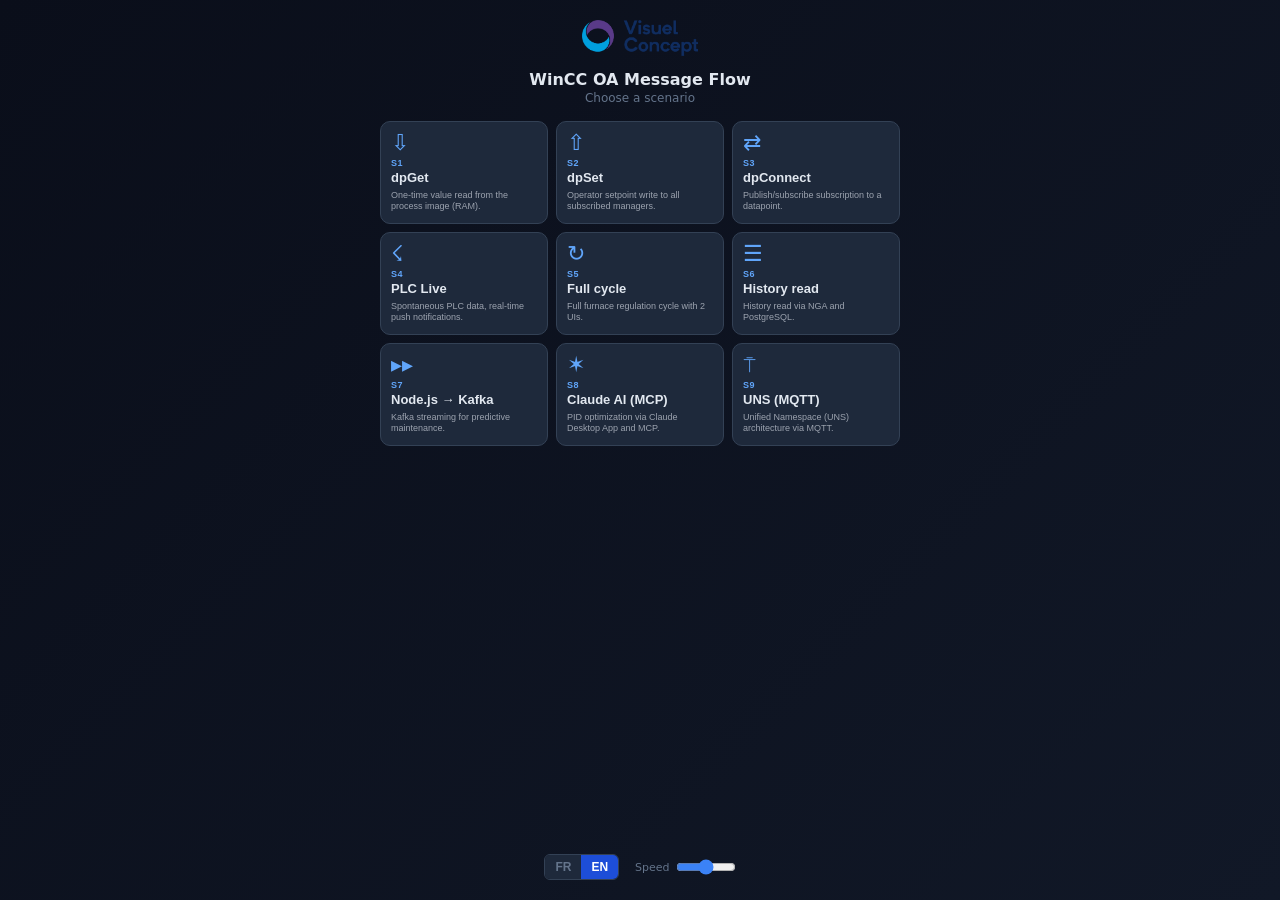
<file: mobile.html>
<!DOCTYPE html>
<html lang="en">
<head>
<meta charset="UTF-8">
<meta name="viewport" content="width=device-width, initial-scale=1.0, maximum-scale=1.0, user-scalable=no">
<title>WinCC OA — Message Flow (Mobile)</title>
<meta name="description" content="Mobile interactive simulator visualizing message flows between WinCC OA managers.">
<meta name="author" content="Visuel Concept">
<meta name="theme-color" content="#0f172a">
<meta name="apple-mobile-web-app-capable" content="yes">
<meta name="apple-mobile-web-app-status-bar-style" content="black-translucent">
<style>
* { margin: 0; padding: 0; box-sizing: border-box; }

body {
  font-family: 'Segoe UI', system-ui, -apple-system, sans-serif;
  background: #0a0e1a;
  color: #e0e0e0;
  overflow: hidden;
  height: 100vh;
  height: 100dvh;
  user-select: none;
  -webkit-user-select: none;
  -webkit-tap-highlight-color: transparent;
}

/* Layout */
#app {
  display: flex;
  flex-direction: column;
  height: 100vh;
  height: 100dvh;
}

/* Step bar — fixed at top */
#step-bar {
  position: fixed;
  top: 0; left: 0; right: 0;
  z-index: 40;
  background: rgba(17, 24, 39, 0.92);
  backdrop-filter: blur(8px);
  -webkit-backdrop-filter: blur(8px);
  border-bottom: 1px solid rgba(30, 58, 95, 0.5);
  padding: 6px 12px;
  padding-top: max(6px, env(safe-area-inset-top));
  min-height: 36px;
  display: flex;
  align-items: center;
  gap: 8px;
}
#step-bar .step-num {
  background: #1e3a5f;
  color: #60a5fa;
  font-size: 11px;
  font-weight: 700;
  padding: 2px 8px;
  border-radius: 10px;
  white-space: nowrap;
  flex-shrink: 0;
}
#step-bar .step-text {
  font-size: 11px;
  color: #d1d5db;
  line-height: 1.4;
  overflow: hidden;
  display: -webkit-box;
  -webkit-line-clamp: 3;
  -webkit-box-orient: vertical;
}
#step-bar .step-text code {
  background: #1e293b;
  padding: 1px 4px;
  border-radius: 3px;
  font-family: 'Consolas', 'Fira Code', monospace;
  color: #fbbf24;
  font-size: 10px;
}
#step-bar .idle-text {
  color: #6b7280;
  font-size: 11px;
  font-style: italic;
}
.scenario-intro-content {
  display: flex;
  flex-direction: column;
  gap: 2px;
}
.scenario-intro-title {
  font-weight: 700;
  color: #60a5fa;
  font-size: 12px;
}
.scenario-intro-desc {
  color: #d1d5db;
  font-size: 10px;
  line-height: 1.3;
  display: -webkit-box;
  -webkit-line-clamp: 2;
  -webkit-box-orient: vertical;
  overflow: hidden;
}

/* Canvas fills remaining space */
#canvas-area {
  flex: 1;
  position: relative;
  overflow: hidden;
}
canvas {
  display: block;
  touch-action: none;
}

/* Control bar — fixed at bottom */
#mobile-controls {
  position: fixed;
  bottom: 0; left: 0; right: 0;
  z-index: 40;
  background: rgba(17, 24, 39, 0.95);
  backdrop-filter: blur(8px);
  -webkit-backdrop-filter: blur(8px);
  border-top: 1px solid #1e3a5f;
  padding: 8px 20px;
  padding-bottom: max(8px, env(safe-area-inset-bottom));
  display: flex;
  align-items: center;
  justify-content: center;
  gap: 20px;
}

.ctrl-btn {
  width: 44px;
  height: 44px;
  border-radius: 50%;
  border: 2px solid #334155;
  background: #1e293b;
  color: #e2e8f0;
  display: flex;
  align-items: center;
  justify-content: center;
  cursor: pointer;
  transition: all 0.15s;
  flex-shrink: 0;
}
.ctrl-btn:active {
  transform: scale(0.9);
  background: #334155;
}
.ctrl-btn.active {
  border-color: #3b82f6;
  background: rgba(29, 78, 216, 0.3);
  color: #60a5fa;
}

/* Play/Pause — larger and prominent */
.ctrl-play {
  width: 56px;
  height: 56px;
  border-color: #3b82f6;
  background: #1d4ed8;
  color: #fff;
}
.ctrl-play:active {
  background: #2563eb;
}

.ctrl-spacer {
  flex: 1;
}

/* ── Full-screen scenario menu ── */
.mobile-menu {
  display: none;
  position: fixed;
  top: 0; left: 0; right: 0; bottom: 0;
  z-index: 100;
  background: linear-gradient(135deg, #0a0e1a 0%, #111827 100%);
  flex-direction: column;
  align-items: center;
  overflow-y: auto;
  -webkit-overflow-scrolling: touch;
  padding: 20px 16px;
  padding-top: max(20px, env(safe-area-inset-top));
  padding-bottom: max(20px, env(safe-area-inset-bottom));
}
.mobile-menu.visible {
  display: flex;
}
.mobile-menu-header {
  text-align: center;
  margin-bottom: 16px;
  flex-shrink: 0;
}
.mobile-menu-logo {
  height: 36px;
  margin-bottom: 10px;
}
.mobile-menu-title {
  color: #e2e8f0;
  font-size: 16px;
  font-weight: 700;
  margin-bottom: 2px;
}
.mobile-menu-subtitle {
  color: #64748b;
  font-size: 12px;
}
.mobile-menu-grid {
  display: grid;
  grid-template-columns: repeat(3, 1fr);
  gap: 8px;
  width: 100%;
  max-width: 520px;
  flex: 1;
  align-content: start;
}
.mobile-tile {
  display: flex;
  flex-direction: column;
  align-items: flex-start;
  padding: 10px;
  background: #1e293b;
  border: 1px solid #334155;
  border-radius: 10px;
  cursor: pointer;
  transition: all 0.15s;
  color: #e2e8f0;
  text-align: left;
}
.mobile-tile:active {
  background: #1d4ed8;
  border-color: #3b82f6;
  transform: scale(0.97);
}
.mobile-tile-icon {
  font-size: 22px;
  color: #60a5fa;
  line-height: 1;
  margin-bottom: 4px;
}
.mobile-tile-num {
  font-size: 9px;
  color: #60a5fa;
  font-weight: 700;
  text-transform: uppercase;
  letter-spacing: 0.5px;
  margin-bottom: 2px;
}
.mobile-tile-label {
  font-size: 13px;
  font-weight: 700;
  line-height: 1.2;
  margin-bottom: 4px;
}
.mobile-tile-desc {
  font-size: 9px;
  color: #9ca3af;
  line-height: 1.3;
}
.mobile-menu-footer {
  margin-top: 12px;
  flex-shrink: 0;
  display: flex;
  align-items: center;
  gap: 16px;
}

/* Language toggle */
.lang-toggle {
  display: flex;
  border: 1px solid #334155;
  border-radius: 6px;
  overflow: hidden;
}
.lang-btn {
  padding: 5px 10px;
  background: #1e293b;
  color: #64748b;
  font-size: 12px;
  font-weight: 600;
  cursor: pointer;
  border: none;
  transition: all 0.15s;
}
.lang-btn:active { background: #334155; }
.lang-btn.active { background: #1d4ed8; color: #fff; }

/* Speed control */
.speed-control {
  display: flex;
  align-items: center;
  gap: 6px;
  font-size: 11px;
  color: #64748b;
}
.speed-control input[type=range] {
  width: 60px;
  accent-color: #3b82f6;
}

/* Landscape: shrink controls */
@media (orientation: landscape) and (max-height: 500px) {
  #step-bar {
    padding: 3px 8px;
    min-height: 24px;
  }
  #step-bar .step-num { font-size: 9px; padding: 1px 6px; }
  #step-bar .step-text { font-size: 9px; -webkit-line-clamp: 2; }
  #step-bar .idle-text { font-size: 9px; }
  .scenario-intro-title { font-size: 10px; }
  .scenario-intro-desc { font-size: 9px; }

  #mobile-controls {
    padding: 4px 12px;
    gap: 12px;
  }
  .ctrl-btn { width: 36px; height: 36px; }
  .ctrl-btn svg { width: 18px; height: 18px; }
  .ctrl-play { width: 44px; height: 44px; }
  .ctrl-play svg { width: 22px; height: 22px; }
}

</style>
</head>
<body>

<!-- Hidden elements required by core JS (engine.js, i18n.js, state.js, renderer.js) -->
<div id="compat-hidden" style="display:none">
  <button id="btn-dpget"></button>
  <button id="btn-dpset"></button>
  <button id="btn-dpconnect"></button>
  <button id="btn-plclive"></button>
  <button id="btn-cycle"></button>
  <button id="btn-history"></button>
  <button id="btn-kafka"></button>
  <button id="btn-mcp"></button>
  <button id="btn-uns"></button>
  <button id="btn-prev"></button>
  <button id="btn-step"></button>
  <button id="btn-start-scenario"></button>
  <button id="btn-reset"></button>
  <button id="lang-fr" class="lang-btn active"></button>
  <button id="lang-en" class="lang-btn"></button>
  <input type="range" id="speed" min="1" max="5" value="3" step="1">
  <span id="speed-label"></span>
  <div id="info-panel">
    <div id="panel-drag-handle"><button id="panel-toggle-btn"></button></div>
    <div id="panel-body">
      <table id="sub-table"><thead><tr><th id="th-mgr"></th><th></th><th></th></tr></thead><tbody id="sub-body"></tbody></table>
      <div><span id="panel-pi-title"></span><div id="pi-values"></div></div>
    </div>
  </div>
</div>

<!-- Visible UI -->
<div id="app">
  <div id="step-bar">
    <div class="idle-text" id="idle-msg"></div>
    <span class="step-num" id="step-num" style="display:none"></span>
    <div class="step-text" id="step-text" style="display:none"></div>
    <div id="scenario-intro" style="display:none">
      <div class="scenario-intro-content">
        <span class="scenario-intro-title" id="intro-title"></span>
        <span class="scenario-intro-desc" id="intro-desc"></span>
      </div>
    </div>
  </div>
  <div id="canvas-area">
    <canvas id="canvas"></canvas>
  </div>
</div>

<!-- Control bar -->
<div id="mobile-controls">
  <button id="ctrl-restart" class="ctrl-btn" aria-label="Restart" onclick="mobileRestart()">
    <svg viewBox="0 0 24 24" width="22" height="22"><path d="M12 4V1L8 5l4 4V6c3.31 0 6 2.69 6 6s-2.69 6-6 6-6-2.69-6-6H4c0 4.42 3.58 8 8 8s8-3.58 8-8-3.58-8-8-8z" fill="currentColor"/></svg>
  </button>
  <button id="ctrl-play-pause" class="ctrl-btn ctrl-play" aria-label="Play" onclick="togglePlayPause()">
    <svg id="icon-play" viewBox="0 0 24 24" width="28" height="28"><polygon points="7,3 21,12 7,21" fill="currentColor"/></svg>
    <svg id="icon-pause" viewBox="0 0 24 24" width="28" height="28" style="display:none"><rect x="5" y="3" width="5" height="18" rx="1" fill="currentColor"/><rect x="14" y="3" width="5" height="18" rx="1" fill="currentColor"/></svg>
  </button>
  <div class="ctrl-spacer"></div>
  <button id="ctrl-overview" class="ctrl-btn" aria-label="Overview" onclick="toggleOverview()">
    <svg viewBox="0 0 24 24" width="22" height="22"><path d="M3 3h7v2H5v5H3V3zm11 0h7v2h-5v5h-2V3zM3 14h2v5h5v2H3v-7zm13 5h-5v2h7v-7h-2v5z" fill="currentColor"/></svg>
  </button>
</div>

<!-- Full-screen scenario menu -->
<div id="mobile-menu" class="mobile-menu visible">
  <div class="mobile-menu-header">
    <img src="[data-uri]" alt="Visuel Concept" class="mobile-menu-logo" id="mobile-logo">
    <div class="mobile-menu-title">WinCC OA Message Flow</div>
    <div class="mobile-menu-subtitle" id="mobile-menu-subtitle">Choose a scenario</div>
  </div>
  <div class="mobile-menu-grid" id="mobile-menu-grid">
    <button class="mobile-tile" onclick="mobileSelectScenario('dpGet')">
      <span class="mobile-tile-icon">&#8681;</span>
      <span class="mobile-tile-num">S1</span>
      <span class="mobile-tile-label">dpGet</span>
      <span class="mobile-tile-desc" id="tile-desc-dpGet">One-time value read from the process image (RAM).</span>
    </button>
    <button class="mobile-tile" onclick="mobileSelectScenario('dpSet')">
      <span class="mobile-tile-icon">&#8679;</span>
      <span class="mobile-tile-num">S2</span>
      <span class="mobile-tile-label">dpSet</span>
      <span class="mobile-tile-desc" id="tile-desc-dpSet">Operator setpoint write to all subscribed managers.</span>
    </button>
    <button class="mobile-tile" onclick="mobileSelectScenario('dpConnect')">
      <span class="mobile-tile-icon">&#8644;</span>
      <span class="mobile-tile-num">S3</span>
      <span class="mobile-tile-label">dpConnect</span>
      <span class="mobile-tile-desc" id="tile-desc-dpConnect">Publish/subscribe subscription to a datapoint.</span>
    </button>
    <button class="mobile-tile" onclick="mobileSelectScenario('plcLive')">
      <span class="mobile-tile-icon">&#9735;</span>
      <span class="mobile-tile-num">S4</span>
      <span class="mobile-tile-label">PLC Live</span>
      <span class="mobile-tile-desc" id="tile-desc-plcLive">Spontaneous PLC data, real-time push notifications.</span>
    </button>
    <button class="mobile-tile" onclick="mobileSelectScenario('cycle')">
      <span class="mobile-tile-icon">&#8635;</span>
      <span class="mobile-tile-num">S5</span>
      <span class="mobile-tile-label">Full cycle</span>
      <span class="mobile-tile-desc" id="tile-desc-cycle">Full furnace regulation cycle with 2 UIs.</span>
    </button>
    <button class="mobile-tile" onclick="mobileSelectScenario('history')">
      <span class="mobile-tile-icon">&#9776;</span>
      <span class="mobile-tile-num">S6</span>
      <span class="mobile-tile-label">History read</span>
      <span class="mobile-tile-desc" id="tile-desc-history">History read via NGA and PostgreSQL.</span>
    </button>
    <button class="mobile-tile" onclick="mobileSelectScenario('kafka')">
      <span class="mobile-tile-icon">&#9656;&#9656;</span>
      <span class="mobile-tile-num">S7</span>
      <span class="mobile-tile-label">Node.js &rarr; Kafka</span>
      <span class="mobile-tile-desc" id="tile-desc-kafka">Kafka streaming for predictive maintenance.</span>
    </button>
    <button class="mobile-tile" onclick="mobileSelectScenario('mcp')">
      <span class="mobile-tile-icon">&#10038;</span>
      <span class="mobile-tile-num">S8</span>
      <span class="mobile-tile-label">Claude AI (MCP)</span>
      <span class="mobile-tile-desc" id="tile-desc-mcp">PID optimization via Claude Desktop App and MCP.</span>
    </button>
    <button class="mobile-tile" onclick="mobileSelectScenario('uns')">
      <span class="mobile-tile-icon">&#9041;</span>
      <span class="mobile-tile-num">S9</span>
      <span class="mobile-tile-label">UNS (MQTT)</span>
      <span class="mobile-tile-desc" id="tile-desc-uns">Unified Namespace (UNS) architecture via MQTT.</span>
    </button>
  </div>
  <div class="mobile-menu-footer">
    <div class="lang-toggle">
      <button class="lang-btn active" id="lang-fr-mobile" onclick="mobileSetLang('fr')">FR</button>
      <button class="lang-btn" id="lang-en-mobile" onclick="mobileSetLang('en')">EN</button>
    </div>
    <div class="speed-control">
      <span>Speed</span>
      <input type="range" id="speed-mobile" min="1" max="5" value="3" step="1">
    </div>
  </div>
</div>

<script>
// === core/i18n.js ===
// ── i18n ──
var i18n = {
  fr: {
    headerTitle: 'Flux de messages',
    headerSubtitle: 'Communication inter-managers',
    cycleBtn: 'Cycle complet',
    historyBtn: 'Lecture historique',
    nextBtn: 'Suivant',
    prevBtn: 'Precedent',
    startBtn: 'Demarrer',
    speedLabel: 'Vitesse',
    idleMsg: 'Choisissez un scenario pour demarrer l\'animation.',
    subTableTitle: 'Table d\'abonnements (EV)',
    piTitle: 'Process Image (EV — RAM)',
    thManager: 'Manager',
    legendRequest: 'Requete / dpSet',
    legendNotify: 'Notification',
    legendResponse: 'Reponse / Callback',
    legendPersist: 'Persistance',
    legendArchive: 'Online Change (NGA \u2192 PostgreSQL)',
    legendOpcua: 'OPC UA (terrain)',
    kafkaBtn: 'Node.js \u2192 Kafka',
    mcpBtn: 'Claude AI (MCP)',
    legendKafka: 'Kafka (streaming)',
    legendMcp: 'MCP / Claude AI',
    menuSubtitle: 'Choisissez un scenario',
    tile_dpGet: 'Lecture ponctuelle d\'une valeur depuis la process image (RAM).',
    tile_dpSet: 'Ecriture d\'une consigne operateur vers tous les managers abonnes.',
    tile_dpConnect: 'Abonnement publish/subscribe a un datapoint.',
    tile_plcLive: 'Donnees spontanees du PLC, notification push temps reel.',
    tile_cycle: 'Cycle complet de regulation du four avec 2 UIs.',
    tile_history: 'Lecture de l\'historique via NGA et PostgreSQL.',
    tile_kafka: 'Streaming vers Kafka pour maintenance predictive.',
    tile_mcp: 'Optimisation PID via Claude Desktop App et MCP.',
    tile_uns: 'Architecture Unified Namespace (UNS) via MQTT.',
    intro_dpGet: 'Lecture ponctuelle d\'une valeur. Le CTRL PID envoie une requete dpGet a l\'Event Manager, qui lit la valeur dans sa process image (RAM) et la retourne immediatement. Aucun abonnement n\'est cree.',
    intro_dpSet: 'Ecriture d\'une consigne operateur. Le UI Panel envoie un dpSet qui traverse l\'Event Manager, la persistance (DM/SQLite), l\'archivage (NGA/PostgreSQL), notifie tous les managers abonnes (CTRL PID, Driver, autres UIs), et descend jusqu\'a l\'automate via OPC UA.',
    intro_dpConnect: 'Abonnement publication/souscription. Le UI Panel s\'abonne a un DPE. L\'Event Manager enregistre l\'abonnement, envoie la valeur initiale, puis notifiera automatiquement le panel a chaque changement futur.',
    intro_plcLive: 'Donnees spontanees du PLC. La temperature change dans l\'automate et remonte automatiquement via le Driver vers l\'Event Manager, qui distribue par multicast a tous les managers abonnes (CTRL PID, UIs). Aucun polling — notification push temps reel.',
    intro_cycle: 'Cycle complet de regulation du four : le Driver lit la temperature, l\'Event Manager distribue aux managers abonnes, le CTRL PID calcule la commande, le Driver envoie vers l\'automate. Illustre le fonctionnement temps reel de WinCC OA avec 2 UI Managers (Operator + Monitoring).',
    intro_history: 'Lecture de l\'historique via NGA. Le UI Trends demande les 2 dernieres heures de TC_101.temperature. La requete traverse l\'Event Manager vers le NGA Frontend, qui interroge PostgreSQL, puis retourne les donnees par le chemin inverse.',
    intro_kafka: 'Streaming vers Kafka pour maintenance predictive. Le JS Manager collecte les donnees du four (temperature, vibrations) et les publie sur un topic Kafka. Un service ML detecte une anomalie de vibration et renvoie une alerte vers WinCC OA.',
    intro_mcp: 'Optimisation PID via Claude Desktop App et MCP. L\'ingenieur maintenance demande a Claude d\'analyser les performances PID du four. Via le protocole MCP, le serveur passerelle Node.js lit les parametres PID et les tendances sur l\'Event Manager. Claude analyse les courbes et propose un reglage optimise.',
    intro_uns: 'Architecture Unified Namespace (UNS) via MQTT. Le MQTT Publisher natif de WinCC OA publie les changements de datapoints vers un broker MQTT (Mosquitto). Le MES s\'abonne aux donnees de production (cycle, pieces), le Cloud Historian a toutes les donnees brutes. Aucune integration point-a-point.',
  },
  en: {
    headerTitle: 'Message Flow',
    headerSubtitle: 'Inter-manager communication',
    cycleBtn: 'Full cycle',
    historyBtn: 'History read',
    nextBtn: 'Next',
    prevBtn: 'Previous',
    startBtn: 'Start',
    speedLabel: 'Speed',
    idleMsg: 'Choose a scenario to start the animation.',
    subTableTitle: 'Subscription Table (EV)',
    piTitle: 'Process Image (EV — RAM)',
    thManager: 'Manager',
    legendRequest: 'Request / dpSet',
    legendNotify: 'Notification',
    legendResponse: 'Response / Callback',
    legendPersist: 'Persistence',
    legendArchive: 'Online Change (NGA \u2192 PostgreSQL)',
    legendOpcua: 'OPC UA (field)',
    kafkaBtn: 'Node.js \u2192 Kafka',
    mcpBtn: 'Claude AI (MCP)',
    legendKafka: 'Kafka (streaming)',
    legendMcp: 'MCP / Claude AI',
    menuSubtitle: 'Choose a scenario',
    tile_dpGet: 'One-time value read from the process image (RAM).',
    tile_dpSet: 'Operator setpoint write to all subscribed managers.',
    tile_dpConnect: 'Publish/subscribe subscription to a datapoint.',
    tile_plcLive: 'Spontaneous PLC data, real-time push notifications.',
    tile_cycle: 'Full furnace regulation cycle with 2 UIs.',
    tile_history: 'History read via NGA and PostgreSQL.',
    tile_kafka: 'Kafka streaming for predictive maintenance.',
    tile_mcp: 'PID optimization via Claude Desktop App and MCP.',
    tile_uns: 'Unified Namespace (UNS) architecture via MQTT.',
    intro_dpGet: 'One-time value read. CTRL PID sends a dpGet request to the Event Manager, which reads the value from its process image (RAM) and returns it immediately. No subscription is created.',
    intro_dpSet: 'Operator setpoint write. The UI Panel sends a dpSet that traverses the Event Manager, persistence (DM/SQLite), archiving (NGA/PostgreSQL), notifies all subscribed managers (CTRL PID, Driver, other UIs), and reaches the PLC via OPC UA.',
    intro_dpConnect: 'Publish/subscribe subscription. The UI Panel subscribes to a DPE. The Event Manager registers the subscription, sends the initial value, then will automatically notify the panel on every future change.',
    intro_plcLive: 'Spontaneous PLC data. Temperature changes in the PLC and flows automatically via the Driver to the Event Manager, which multicasts to all subscribed managers (CTRL PID, UIs). No polling — real-time push notifications.',
    intro_cycle: 'Full furnace regulation cycle: Driver reads temperature, Event Manager distributes to subscribed managers, CTRL PID computes the command, Driver sends to PLC. Demonstrates WinCC OA real-time operation with 2 UI Managers (Operator + Monitoring).',
    intro_history: 'History read via NGA. The UI Trends panel requests the last 2 hours of TC_101.temperature. The request flows through Event Manager to NGA Frontend, which queries PostgreSQL, then returns data via the reverse path.',
    intro_kafka: 'Kafka streaming for predictive maintenance. JS Manager collects furnace data (temperature, vibrations) and publishes to a Kafka topic. An ML service detects a vibration anomaly and sends an alert back to WinCC OA.',
    intro_mcp: 'PID optimization via Claude Desktop App and MCP. The maintenance engineer asks Claude to analyze furnace PID performance. Via the MCP protocol, the Node.js gateway reads PID parameters and trends from the Event Manager. Claude analyzes the curves and suggests optimized tuning.',
    intro_uns: 'Unified Namespace (UNS) architecture via MQTT. The WinCC OA native MQTT Publisher publishes datapoint changes to an MQTT broker (Mosquitto). MES subscribes to production data (cycle, parts), Cloud Historian to all raw data. No point-to-point integration needed.',
  }
};

// Detect browser locale: use 'fr' if navigator language starts with 'fr', otherwise default to 'en'
var detectedLang = (navigator.language || navigator.userLanguage || 'en').toLowerCase().startsWith('fr') ? 'fr' : 'en';
var currentLang = detectedLang;

function t(key) {
  return i18n[currentLang][key] || i18n['en'][key] || key;
}

function setLang(lang) {
  currentLang = lang;
  document.getElementById('lang-fr').className = 'lang-btn' + (lang === 'fr' ? ' active' : '');
  document.getElementById('lang-en').className = 'lang-btn' + (lang === 'en' ? ' active' : '');
  document.documentElement.lang = lang;
  updateStaticUI();
}

// Apply detected language on load
document.addEventListener('DOMContentLoaded', function() { setLang(detectedLang); });

function updateStaticUI() {
  // Only the step descriptions and scenario intros change with language
  // UI labels (buttons, legend, panel titles) are fixed in English
  // If a scenario intro is visible, refresh it
  if (pendingScenario) {
    var introDesc = document.getElementById('intro-desc');
    if (introDesc) introDesc.innerHTML = t('intro_' + pendingScenario);
  }
}

// === core/managers.js ===
// ── MANAGERS ──
var managers = {
  plc:      { label: 'PLC\n(S7 / Simatic)',               color: '#94a3b8', icon: '', style: 'dashed' },
  driver:   { label: 'Driver\nOPC UA',                     color: '#f97316', icon: '' },
  ev:       { label: 'Event Manager\n(EV)',                color: '#3b82f6', icon: '' },
  dm:       { label: 'Data Manager\n(DM \u2014 SQLite)',   color: '#8b5cf6', icon: '' },
  ctrl_pid: { label: 'CTRL Manager\n(PID)',                color: '#10b981', icon: '' },
  ui1:      { label: 'UI Manager\n(Operator)',             color: '#f59e0b', icon: '' },
  ui2:      { label: 'UI Manager\n(Monitoring)',           color: '#eab308', icon: '' },
  nga:      { label: 'NGA Frontend\n(Backend In-Proc)',      color: '#ec4899', icon: '' },
  pgsql:    { label: 'PostgreSQL\n(database)',               color: '#336791', icon: '', style: 'dashed' },
  js_mgr:    { label: 'JS Manager\n(Node.js)',                  color: '#06b6d4', icon: '' },
  kafka:     { label: 'Broker\nKafka',                          color: '#06b6d4', icon: '', style: 'dashed' },
  pred_maint:{ label: 'Predictive\nMaintenance (ML)',            color: '#14b8a6', icon: '', style: 'dashed' },
  mcp_server:{ label: 'MCP Server\n(Node.js gateway)',           color: '#a855f7', icon: '' },
  claude_app:{ label: 'Claude\nDesktop App',                     color: '#d946ef', icon: '' },
  anthropic: { label: 'Anthropic\nAPI',                          color: '#d946ef', icon: '', style: 'dashed' },
  mqtt_pub:  { label: 'MQTT Publisher\n(WinCC OA)',              color: '#22d3ee', icon: '' },
  mqtt_broker:{ label: 'MQTT Broker\n(Mosquitto)',                color: '#22d3ee', icon: '', style: 'dashed' },
  uns_mes:   { label: 'MES\n(Manufacturing)',                    color: '#84cc16', icon: '', style: 'dashed' },
  uns_hist:  { label: 'Cloud Historian\n(Data Lake)',            color: '#84cc16', icon: '', style: 'dashed' },
};

// positions computed on resize
var mgrPos = {};
var mgrW = 120, mgrH = 64;
var baseMgrW = 120, baseMgrH = 64;
var currentScale = 1;

// Manager visibility per scenario
var BASE_MANAGERS = ['plc', 'driver', 'ev', 'dm', 'ctrl_pid', 'ui1', 'ui2', 'nga', 'pgsql'];
var KAFKA_MANAGERS = ['js_mgr', 'kafka', 'pred_maint'];
var MCP_MANAGERS = ['mcp_server', 'claude_app', 'anthropic'];
var MQTT_MANAGERS = ['mqtt_pub', 'mqtt_broker', 'uns_mes', 'uns_hist'];

var scenarioVisibility = {
  dpGet:      BASE_MANAGERS,
  dpSet:      BASE_MANAGERS,
  dpConnect:  BASE_MANAGERS,
  plcLive:    BASE_MANAGERS,
  cycle:      BASE_MANAGERS,
  history:    BASE_MANAGERS,
  kafka:      BASE_MANAGERS.concat(KAFKA_MANAGERS),
  mcp:        BASE_MANAGERS.concat(MCP_MANAGERS),
  uns:        BASE_MANAGERS.concat(MQTT_MANAGERS),
};
var visibleManagers = new Set(BASE_MANAGERS);

function isManagerVisible(id) {
  return visibleManagers.has(id);
}

function layoutManagers(w, h) {
  var isMobile = w < 768 || (w < 1024 && h < 500);
  var isPortrait = isMobile && h > w * 1.1;
  var scale;

  if (isPortrait) {
    scale = Math.max(Math.min(w / 480, h / 850), 0.45);
  } else {
    scale = isMobile ? Math.max(Math.min(w / 900, h / 450), 0.38) : 1;
  }

  currentScale = scale;
  mgrW = Math.round(baseMgrW * scale);
  mgrH = Math.round(baseMgrH * scale);

  if (isPortrait) {
    layoutPortrait(w, h, scale);
  } else {
    layoutLandscape(w, h, scale, isMobile);
  }
}

// Portrait: vertical spine PLC->Driver->EV->DM->NGA->PGSQL
// CTRL branches left, UIs branch right
function layoutPortrait(w, h, scale) {
  var cx = w / 2;
  var colW = Math.min((w - mgrW - 16) / 2, mgrW * 1.3);
  var leftCol = cx - colW;
  var rightCol = cx + colW;

  var pad = 8;
  var rowH = (h - pad * 2) / 6;

  // Vertical spine (center column)
  mgrPos.plc =    { x: cx, y: pad + rowH * 0.5 };
  mgrPos.driver = { x: cx, y: pad + rowH * 1.5 };
  mgrPos.ev =     { x: cx, y: pad + rowH * 2.5 };
  mgrPos.dm =     { x: cx, y: pad + rowH * 3.5 };
  mgrPos.nga =    { x: cx, y: pad + rowH * 4.3 };
  mgrPos.pgsql =  { x: cx, y: pad + rowH * 5.2 };

  // Left branch: CTRL at same row as EV
  mgrPos.ctrl_pid = { x: leftCol, y: pad + rowH * 2.5 };

  // Right branch: UIs stacked around EV row
  var uiGap = mgrH * 0.55;
  mgrPos.ui1 = { x: rightCol, y: pad + rowH * 2.5 - uiGap };
  mgrPos.ui2 = { x: rightCol, y: pad + rowH * 2.5 + uiGap };

  // Inside extension managers (right column, below UIs)
  var insideExtY = pad + rowH * 3.5;
  mgrPos.js_mgr =     { x: rightCol, y: insideExtY };
  mgrPos.mcp_server = { x: rightCol, y: insideExtY };
  mgrPos.mqtt_pub =   { x: rightCol, y: insideExtY };

  // Outside extension managers (right column, further down)
  var extSpacing = mgrH + 8 * scale;
  var extY = pad + rowH * 4.5;

  mgrPos.kafka =       { x: rightCol, y: extY };
  mgrPos.pred_maint =  { x: rightCol, y: extY + extSpacing };

  mgrPos.claude_app =  { x: rightCol, y: extY };
  mgrPos.anthropic =   { x: rightCol, y: extY + extSpacing };

  mgrPos.mqtt_broker = { x: rightCol, y: extY };
  var unsSubY = extY + extSpacing;
  mgrPos.uns_mes =  { x: leftCol, y: unsSubY };
  mgrPos.uns_hist = { x: rightCol, y: unsSubY };
}

// Landscape: horizontal layout (existing design, improved space usage)
function layoutLandscape(w, h, scale, isMobile) {
  var panelOffset = isMobile ? 0 : 280;
  var cx = (w - panelOffset) / 2;
  var cy = h / 2;

  // Use more space on mobile
  var rx, ry;
  if (isMobile) {
    rx = Math.min(cx * 0.58, 280 * scale);
    ry = Math.min(cy * 0.58, 180 * scale);
  } else {
    rx = Math.min(cx * 0.50, 240 * scale);
    ry = Math.min(cy * 0.48, 150 * scale);
  }

  // EV center
  mgrPos.ev = { x: cx, y: cy - 16 * scale };
  // DM below EV
  mgrPos.dm = { x: cx - rx * 0.45, y: cy + ry * 0.85 };
  // NGA below EV, right side
  mgrPos.nga = { x: cx + rx * 0.45, y: cy + ry * 0.85 };
  // PostgreSQL database — external, below NGA
  mgrPos.pgsql = { x: cx + rx * 0.45, y: cy + ry * 1.55 };
  // Driver left of EV
  mgrPos.driver = { x: cx - rx, y: cy - 16 * scale };
  // PLC far left (outside WinCC OA boundary)
  mgrPos.plc = { x: cx - rx * 1.7, y: cy - 16 * scale };
  // CTRL top right
  mgrPos.ctrl_pid = { x: cx + rx * 0.6, y: cy - ry * 0.9 };
  // 2 UI Managers stacked vertically on the right
  var uiX = cx + rx * 1.05;
  var uiSpacing = mgrH + 10 * scale;
  mgrPos.ui1 = { x: uiX, y: cy - uiSpacing / 2 - 4 * scale };
  mgrPos.ui2 = { x: uiX, y: cy + uiSpacing / 2 + 4 * scale };
  // Inside-WinCC-OA extension managers (one per scenario, shared position)
  var insideExtX = uiX + mgrW + 40 * scale;
  var extSpacing = mgrH + 30 * scale;

  // JS Manager, MCP Server, MQTT Publisher share the same inside position
  mgrPos.js_mgr = { x: insideExtX, y: cy };
  mgrPos.mcp_server = { x: insideExtX, y: cy };
  mgrPos.mqtt_pub = { x: insideExtX, y: cy };

  // Outside-WinCC-OA managers (further right, well spaced)
  var outsideExtX = insideExtX + mgrW + (isMobile ? 60 : 120);
  var extCenterY = cy;

  // Kafka scenario: JS Manager center, Broker Kafka above, Predictive Maintenance below
  mgrPos.kafka = { x: outsideExtX, y: extCenterY - extSpacing };
  mgrPos.pred_maint = { x: outsideExtX, y: extCenterY + extSpacing };

  // MCP scenario: Claude Desktop App above center, Anthropic API below
  mgrPos.claude_app = { x: outsideExtX, y: extCenterY - extSpacing };
  mgrPos.anthropic = { x: outsideExtX, y: extCenterY + extSpacing };

  // UNS scenario: MQTT Broker top, MES and Cloud Historian spread below
  mgrPos.mqtt_broker = { x: outsideExtX, y: extCenterY - extSpacing };
  mgrPos.uns_mes = { x: outsideExtX - mgrW * 0.7, y: extCenterY + extSpacing };
  mgrPos.uns_hist = { x: outsideExtX + mgrW * 0.7, y: extCenterY + extSpacing };
}

// === core/state.js ===
// ── PROCESS IMAGE STATE ──
var processImage = {
  'TC_101.temperature': 820.0,
  'PID_TOP.setpoint': 900.0,
  'PID_TOP.output': 65.0,
  'HR_TOP.power': 65.0,
  'TC_102.temperature': 815.0,
  'CYCLE_001.phase': 'rampe',
};
var piFlash = {};

// ── SUBSCRIPTIONS ──
var subscriptions = [];
var highlightSubs = [];

function renderSubTable() {
  var tbody = document.getElementById('sub-body');
  tbody.innerHTML = '';
  subscriptions.forEach(function(s, i) {
    var tr = document.createElement('tr');
    if (highlightSubs.includes(i)) tr.className = 'highlight';
    tr.innerHTML = '<td style="color:' + (managers[s.mgr]?.color || '#fff') + '">' + s.mgrLabel + '</td><td>' + s.dpe + '</td><td>' + s.cb + '</td>';
    tbody.appendChild(tr);
  });
}

function renderProcessImage() {
  var div = document.getElementById('pi-values');
  div.innerHTML = '';
  for (var k in processImage) {
    if (!processImage.hasOwnProperty(k)) continue;
    var v = processImage[k];
    var row = document.createElement('div');
    row.className = 'pi-row' + (piFlash[k] ? ' flash' : '');
    var val = typeof v === 'number' ? v.toFixed(1) : v;
    row.innerHTML = '<span class="dpe">' + k + '</span><span class="val">' + val + '</span>';
    div.appendChild(row);
  }
}

// === core/renderer.js ===
// ── CONFIG ──
var canvas = document.getElementById('canvas');
var ctx = canvas.getContext('2d');
var speedSlider = document.getElementById('speed');
var speedLabel = document.getElementById('speed-label');
var canvasW = 0, canvasH = 0; // CSS dimensions (not pixel)

speedSlider.addEventListener('input', function() {
  var v = [0.25, 0.5, 1, 2, 3][speedSlider.value - 1];
  speedLabel.textContent = '\u00d7' + v;
});
function getSpeed() {
  return [0.25, 0.5, 1, 2, 3][speedSlider.value - 1];
}

// ── MESSAGES (animated arrows) ──
var messages = []; // { from, to, label, color, progress, speed, onDone }

function addMessage(fromId, toId, label, color, duration) {
  if (replayMode) return Promise.resolve();
  checkCancelled();
  return new Promise(function(resolve) {
    messages.push({
      from: fromId, to: toId, label: label, color: color,
      progress: 0,
      speed: 1 / (duration / (1000 / 60)),
      onDone: resolve,
    });
    // 3D camera fly-to target
    if (typeof flyTo3D === 'function') flyTo3D(toId);
  });
}

// Send messages in parallel (returns when all are done)
function addMessagesParallel(arr) {
  if (replayMode) return Promise.resolve();
  checkCancelled();
  return Promise.all(arr.map(function(a) { return addMessage(a.from, a.to, a.label, a.color, a.duration); }));
}

// ── GLOW EFFECT ──
var glowManagers = {}; // id -> { color, t }

function glowManager(id, color, duration) {
  if (replayMode) return;
  glowManagers[id] = { color: color, t: 0, duration: duration };
}

// ── ANIMATION LOOP ──
var animating = true;

function resize() {
  var area = document.getElementById('canvas-area');
  var dpr = window.devicePixelRatio || 1;
  canvasW = area.clientWidth;
  canvasH = area.clientHeight;
  canvas.width = canvasW * dpr;
  canvas.height = canvasH * dpr;
  canvas.style.width = canvasW + 'px';
  canvas.style.height = canvasH + 'px';
  ctx.setTransform(dpr, 0, 0, dpr, 0, 0);
  layoutManagers(canvasW, canvasH);
}
window.addEventListener('resize', resize);
resize();

function drawRoundedRect(x, y, w, h, r) {
  ctx.beginPath();
  ctx.moveTo(x + r, y);
  ctx.lineTo(x + w - r, y);
  ctx.quadraticCurveTo(x + w, y, x + w, y + r);
  ctx.lineTo(x + w, y + h - r);
  ctx.quadraticCurveTo(x + w, y + h, x + w - r, y + h);
  ctx.lineTo(x + r, y + h);
  ctx.quadraticCurveTo(x, y + h, x, y + h - r);
  ctx.lineTo(x, y + r);
  ctx.quadraticCurveTo(x, y, x + r, y);
  ctx.closePath();
}

function getCanvasScale() {
  return currentScale;
}

function drawManager(id) {
  var m = managers[id];
  var p = mgrPos[id];
  if (!p) return;
  var x = p.x - mgrW/2, y = p.y - mgrH/2;
  var s = getCanvasScale();

  // Glow
  if (glowManagers[id]) {
    var g = glowManagers[id];
    var alpha = Math.sin(g.t / g.duration * Math.PI) * 0.5;
    ctx.save();
    ctx.shadowColor = g.color;
    ctx.shadowBlur = 25 * s;
    drawRoundedRect(x - 3 * s, y - 3 * s, mgrW + 6 * s, mgrH + 6 * s, 10 * s);
    ctx.fillStyle = g.color.replace(')', ',' + alpha + ')').replace('rgb', 'rgba');
    ctx.fill();
    ctx.restore();
  }

  // Box
  drawRoundedRect(x, y, mgrW, mgrH, 8 * s);
  ctx.fillStyle = m.style === 'dashed' ? '#141c2b' : '#1e293b';
  ctx.fill();
  ctx.strokeStyle = m.color;
  ctx.lineWidth = 2 * s;
  if (m.style === 'dashed') ctx.setLineDash([6 * s, 4 * s]);
  ctx.stroke();
  ctx.setLineDash([]);

  // Label
  var lines = m.label.split('\n');
  var fontSize1 = Math.round(12 * s);
  var fontSize2 = Math.round(11 * s);
  ctx.fillStyle = '#e2e8f0';
  ctx.font = '600 ' + fontSize1 + 'px "Segoe UI", system-ui, sans-serif';
  ctx.textAlign = 'center';
  ctx.textBaseline = 'middle';
  var lineH = Math.round(15 * s);
  var startY = p.y - ((lines.length - 1) * lineH) / 2;
  lines.forEach(function(line, i) {
    ctx.fillStyle = i === 0 ? '#fff' : m.color;
    ctx.font = i === 0 ? '600 ' + fontSize1 + 'px "Segoe UI", system-ui, sans-serif' : fontSize2 + 'px "Segoe UI", system-ui, sans-serif';
    ctx.fillText(line, p.x, startY + i * lineH);
  });
}

function drawArrow(x1, y1, x2, y2, color, progress, label) {
  var s = getCanvasScale();
  // Clamp endpoints to manager box edges
  var dx = x2 - x1, dy = y2 - y1;
  var dist = Math.sqrt(dx*dx + dy*dy);
  if (dist < 1) return;
  var nx = dx/dist, ny = dy/dist;

  // offset start/end from box edges (scaled)
  var startDist = mgrW * 0.35;
  var endDist = mgrW * 0.35;
  var sx = x1 + nx * startDist, sy = y1 + ny * startDist;
  var ex = x2 - nx * endDist, ey = y2 - ny * endDist;

  var segDx = ex - sx, segDy = ey - sy;
  var segDist = Math.sqrt(segDx*segDx + segDy*segDy);

  // Trail
  ctx.beginPath();
  ctx.moveTo(sx, sy);
  var px = sx + segDx * progress, py = sy + segDy * progress;
  ctx.lineTo(px, py);
  ctx.strokeStyle = color;
  ctx.lineWidth = Math.max(2, 3 * s);
  ctx.globalAlpha = 0.8;
  ctx.stroke();
  ctx.globalAlpha = 1;

  // Arrowhead
  if (progress > 0.05) {
    var aLen = Math.max(6, 10 * s);
    var angle = Math.atan2(segDy, segDx);
    ctx.beginPath();
    ctx.moveTo(px, py);
    ctx.lineTo(px - aLen * Math.cos(angle - 0.4), py - aLen * Math.sin(angle - 0.4));
    ctx.lineTo(px - aLen * Math.cos(angle + 0.4), py - aLen * Math.sin(angle + 0.4));
    ctx.closePath();
    ctx.fillStyle = color;
    ctx.fill();
  }

  // Dot at head
  ctx.beginPath();
  ctx.arc(px, py, Math.max(3, 5 * s), 0, Math.PI * 2);
  ctx.fillStyle = color;
  ctx.fill();
  ctx.beginPath();
  ctx.arc(px, py, Math.max(5, 8 * s), 0, Math.PI * 2);
  ctx.strokeStyle = color;
  ctx.lineWidth = 1.5 * s;
  ctx.globalAlpha = 0.4;
  ctx.stroke();
  ctx.globalAlpha = 1;

  // Label
  if (label) {
    var fontSize = Math.max(8, Math.round(11 * s));
    var lx = sx + segDx * Math.min(progress, 0.55);
    var ly = sy + segDy * Math.min(progress, 0.55) - 14 * s;
    ctx.font = '600 ' + fontSize + 'px "Consolas", "Fira Code", monospace';
    ctx.textAlign = 'center';
    ctx.textBaseline = 'bottom';
    // background
    var tw = ctx.measureText(label).width + 10 * s;
    drawRoundedRect(lx - tw/2, ly - 14 * s, tw, 17 * s, 4 * s);
    ctx.fillStyle = 'rgba(17,24,39,0.9)';
    ctx.fill();
    ctx.strokeStyle = color;
    ctx.lineWidth = 1;
    ctx.stroke();
    ctx.fillStyle = color;
    ctx.fillText(label, lx, ly);
  }
}

function draw() {
  ctx.clearRect(0, 0, canvasW, canvasH);

  // Grid dots
  ctx.fillStyle = 'rgba(255,255,255,0.03)';
  for (var x = 0; x < canvasW; x += 30) {
    for (var y = 0; y < canvasH; y += 30) {
      ctx.fillRect(x, y, 1, 1);
    }
  }

  // WinCC OA boundary box
  if (mgrPos.plc && mgrPos.driver) {
    var boundLeft = mgrPos.driver.x - mgrW/2 - 20;
    var boundTop = Math.min(
      mgrPos.ctrl_pid ? mgrPos.ctrl_pid.y - mgrH/2 - 30 : mgrPos.ev.y - mgrH/2 - 30,
      mgrPos.ui1 ? mgrPos.ui1.y - mgrH/2 - 30 : 9999
    );
    // Include inside-ext managers (js_mgr, mcp_server, mqtt_pub) only when visible
    var insideExtRight = Math.max(
      (isManagerVisible('js_mgr') && mgrPos.js_mgr) ? mgrPos.js_mgr.x + mgrW/2 + 20 : 0,
      (isManagerVisible('mcp_server') && mgrPos.mcp_server) ? mgrPos.mcp_server.x + mgrW/2 + 20 : 0,
      (isManagerVisible('mqtt_pub') && mgrPos.mqtt_pub) ? mgrPos.mqtt_pub.x + mgrW/2 + 20 : 0
    );
    var boundRight = Math.max(
      mgrPos.ui1 ? mgrPos.ui1.x + mgrW/2 + 20 : 0,
      mgrPos.ui2 ? mgrPos.ui2.x + mgrW/2 + 20 : 0,
      mgrPos.nga ? mgrPos.nga.x + mgrW/2 + 20 : 0,
      insideExtRight
    );
    var boundBottom = Math.max(
      mgrPos.dm ? mgrPos.dm.y + mgrH/2 + 30 : 0,
      mgrPos.nga ? mgrPos.nga.y + mgrH/2 + 30 : 0,
      mgrPos.ui2 ? mgrPos.ui2.y + mgrH/2 + 30 : 0
    );
    ctx.save();
    ctx.setLineDash([10, 6]);
    ctx.strokeStyle = 'rgba(96,165,250,0.15)';
    ctx.lineWidth = 1.5;
    drawRoundedRect(boundLeft, boundTop, boundRight - boundLeft, boundBottom - boundTop, 16);
    ctx.stroke();
    ctx.setLineDash([]);
    // Label
    ctx.font = '600 11px "Segoe UI", system-ui, sans-serif';
    ctx.fillStyle = 'rgba(96,165,250,0.3)';
    ctx.textAlign = 'left';
    ctx.textBaseline = 'top';
    ctx.fillText('WinCC OA', boundLeft + 12, boundTop + 6);
    ctx.restore();
  }

  // Connection lines (faint) — from EV to other WinCC OA managers
  ctx.strokeStyle = 'rgba(96,165,250,0.18)';
  ctx.lineWidth = 1.5;
  var evP = mgrPos.ev;
  for (var id in managers) {
    if (!managers.hasOwnProperty(id)) continue;
    if (!isManagerVisible(id)) continue;
    if (id === 'ev' || id === 'plc' || id === 'pgsql' || id === 'kafka' || id === 'pred_maint' || id === 'claude_app' || id === 'anthropic' || id === 'mqtt_broker' || id === 'uns_mes' || id === 'uns_hist') continue;
    var p = mgrPos[id];
    if (!p) continue;
    ctx.beginPath();
    ctx.moveTo(evP.x, evP.y);
    ctx.lineTo(p.x, p.y);
    ctx.stroke();
  }
  // Driver <-> PLC line (OPC UA)
  if (mgrPos.driver && mgrPos.plc) {
    ctx.save();
    ctx.strokeStyle = 'rgba(148,163,184,0.35)';
    ctx.lineWidth = 2;
    ctx.setLineDash([4, 4]);
    ctx.beginPath();
    ctx.moveTo(mgrPos.driver.x, mgrPos.driver.y);
    ctx.lineTo(mgrPos.plc.x, mgrPos.plc.y);
    ctx.stroke();
    ctx.setLineDash([]);
    // "OPC UA" label on the link
    var midX = (mgrPos.driver.x + mgrPos.plc.x) / 2;
    var midY = (mgrPos.driver.y + mgrPos.plc.y) / 2 - 12;
    ctx.font = '600 9px "Segoe UI", system-ui, sans-serif';
    ctx.textAlign = 'center';
    ctx.fillStyle = 'rgba(148,163,184,0.55)';
    ctx.fillText('OPC UA', midX, midY);
    ctx.restore();
  }

  // NGA <-> PostgreSQL line (external database)
  if (mgrPos.nga && mgrPos.pgsql) {
    ctx.save();
    ctx.strokeStyle = 'rgba(51,103,145,0.4)';
    ctx.lineWidth = 2;
    ctx.setLineDash([4, 4]);
    ctx.beginPath();
    ctx.moveTo(mgrPos.nga.x, mgrPos.nga.y);
    ctx.lineTo(mgrPos.pgsql.x, mgrPos.pgsql.y);
    ctx.stroke();
    ctx.setLineDash([]);
    var midX = (mgrPos.nga.x + mgrPos.pgsql.x) / 2;
    var midY = (mgrPos.nga.y + mgrPos.pgsql.y) / 2 - 12;
    ctx.font = '600 9px "Segoe UI", system-ui, sans-serif';
    ctx.textAlign = 'center';
    ctx.fillStyle = 'rgba(51,103,145,0.6)';
    ctx.fillText('SQL', midX + 14, midY);
    ctx.restore();
  }
  // NGA <-> DM link (history read return path)
  if (mgrPos.nga && mgrPos.dm) {
    ctx.strokeStyle = 'rgba(139,92,246,0.2)';
    ctx.lineWidth = 1.5;
    ctx.beginPath();
    ctx.moveTo(mgrPos.nga.x, mgrPos.nga.y);
    ctx.lineTo(mgrPos.dm.x, mgrPos.dm.y);
    ctx.stroke();
  }
  // JS Manager <-> Kafka line
  if (isManagerVisible('kafka') && mgrPos.js_mgr && mgrPos.kafka) {
    ctx.save();
    ctx.strokeStyle = 'rgba(6,182,212,0.35)';
    ctx.lineWidth = 2;
    ctx.setLineDash([4, 4]);
    ctx.beginPath();
    ctx.moveTo(mgrPos.js_mgr.x, mgrPos.js_mgr.y);
    ctx.lineTo(mgrPos.kafka.x, mgrPos.kafka.y);
    ctx.stroke();
    ctx.setLineDash([]);
    var midX = (mgrPos.js_mgr.x + mgrPos.kafka.x) / 2;
    var midY = (mgrPos.js_mgr.y + mgrPos.kafka.y) / 2 - 12;
    ctx.font = '600 9px "Segoe UI", system-ui, sans-serif';
    ctx.textAlign = 'center';
    ctx.fillStyle = 'rgba(6,182,212,0.6)';
    ctx.fillText('Kafka', midX, midY);
    ctx.restore();
  }
  // Kafka <-> Predictive Maintenance line
  if (isManagerVisible('pred_maint') && mgrPos.kafka && mgrPos.pred_maint) {
    ctx.save();
    ctx.strokeStyle = 'rgba(20,184,166,0.35)';
    ctx.lineWidth = 2;
    ctx.setLineDash([4, 4]);
    ctx.beginPath();
    ctx.moveTo(mgrPos.kafka.x, mgrPos.kafka.y);
    ctx.lineTo(mgrPos.pred_maint.x, mgrPos.pred_maint.y);
    ctx.stroke();
    ctx.setLineDash([]);
    ctx.restore();
  }
  // MCP Server <-> Claude Desktop App line
  if (isManagerVisible('mcp_server') && mgrPos.mcp_server && mgrPos.claude_app) {
    ctx.save();
    ctx.strokeStyle = 'rgba(217,70,239,0.35)';
    ctx.lineWidth = 2;
    ctx.setLineDash([4, 4]);
    ctx.beginPath();
    ctx.moveTo(mgrPos.mcp_server.x, mgrPos.mcp_server.y);
    ctx.lineTo(mgrPos.claude_app.x, mgrPos.claude_app.y);
    ctx.stroke();
    ctx.setLineDash([]);
    var midX = (mgrPos.mcp_server.x + mgrPos.claude_app.x) / 2;
    var midY = (mgrPos.mcp_server.y + mgrPos.claude_app.y) / 2 - 12;
    ctx.font = '600 9px "Segoe UI", system-ui, sans-serif';
    ctx.textAlign = 'center';
    ctx.fillStyle = 'rgba(217,70,239,0.6)';
    ctx.fillText('MCP', midX, midY);
    ctx.restore();
  }
  // Claude Desktop App <-> Anthropic API line
  if (isManagerVisible('anthropic') && mgrPos.claude_app && mgrPos.anthropic) {
    ctx.save();
    ctx.strokeStyle = 'rgba(217,70,239,0.35)';
    ctx.lineWidth = 2;
    ctx.setLineDash([4, 4]);
    ctx.beginPath();
    ctx.moveTo(mgrPos.claude_app.x, mgrPos.claude_app.y);
    ctx.lineTo(mgrPos.anthropic.x, mgrPos.anthropic.y);
    ctx.stroke();
    ctx.setLineDash([]);
    var midX = (mgrPos.claude_app.x + mgrPos.anthropic.x) / 2;
    var midY = (mgrPos.claude_app.y + mgrPos.anthropic.y) / 2 - 12;
    ctx.font = '600 9px "Segoe UI", system-ui, sans-serif';
    ctx.textAlign = 'center';
    ctx.fillStyle = 'rgba(217,70,239,0.6)';
    ctx.fillText('API', midX, midY);
    ctx.restore();
  }
  // EV <-> MCP Server line (direct connection)
  if (isManagerVisible('mcp_server') && mgrPos.ev && mgrPos.mcp_server) {
    ctx.strokeStyle = 'rgba(168,85,247,0.2)';
    ctx.lineWidth = 1.5;
    ctx.beginPath();
    ctx.moveTo(mgrPos.ev.x, mgrPos.ev.y);
    ctx.lineTo(mgrPos.mcp_server.x, mgrPos.mcp_server.y);
    ctx.stroke();
  }
  // MQTT Publisher <-> Mosquitto Broker line
  if (isManagerVisible('mqtt_pub') && mgrPos.mqtt_pub && mgrPos.mqtt_broker) {
    ctx.save();
    ctx.strokeStyle = 'rgba(34,211,238,0.35)';
    ctx.lineWidth = 2;
    ctx.setLineDash([4, 4]);
    ctx.beginPath();
    ctx.moveTo(mgrPos.mqtt_pub.x, mgrPos.mqtt_pub.y);
    ctx.lineTo(mgrPos.mqtt_broker.x, mgrPos.mqtt_broker.y);
    ctx.stroke();
    ctx.setLineDash([]);
    var midX = (mgrPos.mqtt_pub.x + mgrPos.mqtt_broker.x) / 2;
    var midY = (mgrPos.mqtt_pub.y + mgrPos.mqtt_broker.y) / 2 - 12;
    ctx.font = '600 9px "Segoe UI", system-ui, sans-serif';
    ctx.textAlign = 'center';
    ctx.fillStyle = 'rgba(34,211,238,0.6)';
    ctx.fillText('MQTT', midX, midY);
    ctx.restore();
  }
  // Mosquitto <-> MES line
  if (isManagerVisible('uns_mes') && mgrPos.mqtt_broker && mgrPos.uns_mes) {
    ctx.save();
    ctx.strokeStyle = 'rgba(132,204,22,0.35)';
    ctx.lineWidth = 2;
    ctx.setLineDash([4, 4]);
    ctx.beginPath();
    ctx.moveTo(mgrPos.mqtt_broker.x, mgrPos.mqtt_broker.y);
    ctx.lineTo(mgrPos.uns_mes.x, mgrPos.uns_mes.y);
    ctx.stroke();
    ctx.setLineDash([]);
    ctx.restore();
  }
  // Mosquitto <-> Cloud Historian line
  if (isManagerVisible('uns_hist') && mgrPos.mqtt_broker && mgrPos.uns_hist) {
    ctx.save();
    ctx.strokeStyle = 'rgba(132,204,22,0.35)';
    ctx.lineWidth = 2;
    ctx.setLineDash([4, 4]);
    ctx.beginPath();
    ctx.moveTo(mgrPos.mqtt_broker.x, mgrPos.mqtt_broker.y);
    ctx.lineTo(mgrPos.uns_hist.x, mgrPos.uns_hist.y);
    ctx.stroke();
    ctx.setLineDash([]);
    ctx.restore();
  }
  // EV <-> MQTT Publisher line
  if (isManagerVisible('mqtt_pub') && mgrPos.ev && mgrPos.mqtt_pub) {
    ctx.strokeStyle = 'rgba(34,211,238,0.2)';
    ctx.lineWidth = 1.5;
    ctx.beginPath();
    ctx.moveTo(mgrPos.ev.x, mgrPos.ev.y);
    ctx.lineTo(mgrPos.mqtt_pub.x, mgrPos.mqtt_pub.y);
    ctx.stroke();
  }

  // Managers (only visible ones)
  for (var id in managers) {
    if (!managers.hasOwnProperty(id)) continue;
    if (isManagerVisible(id)) drawManager(id);
  }

  // Animated messages
  var speed = getSpeed();
  for (var i = messages.length - 1; i >= 0; i--) {
    var msg = messages[i];
    var from = mgrPos[msg.from];
    var to = mgrPos[msg.to];
    if (!from || !to) { messages.splice(i, 1); continue; }

    // Hold time: keep arrow visible after arrival (in ms, adjusted by speed)
    var holdFrames = Math.round(400 / (16 * speed)); // ~400ms hold

    // self-arrow (internal)
    if (msg.from === msg.to) {
      if (msg.progress < 1) {
        msg.progress += msg.speed * speed;
        if (msg.progress >= 1) { msg.progress = 1; msg.holdCount = 0; }
      } else {
        msg.holdCount = (msg.holdCount || 0) + 1;
        if (msg.holdCount >= holdFrames) {
          messages.splice(i, 1);
          msg.onDone();
          continue;
        }
      }
      // Draw a small loop
      var lcx = from.x, lcy = from.y - mgrH/2 - 20;
      var r = 18;
      var angle = Math.min(msg.progress, 1) * Math.PI * 2;
      ctx.beginPath();
      ctx.arc(lcx, lcy, r, 0, angle);
      ctx.strokeStyle = msg.color;
      ctx.lineWidth = 3;
      ctx.stroke();
      // Label
      if (msg.label) {
        ctx.font = '600 10px "Consolas", "Fira Code", monospace';
        ctx.textAlign = 'center';
        ctx.fillStyle = msg.color;
        ctx.fillText(msg.label, lcx, lcy - r - 6);
      }
      continue;
    }

    drawArrow(from.x, from.y, to.x, to.y, msg.color, Math.min(msg.progress, 1), msg.label);
    if (msg.progress < 1) {
      msg.progress += msg.speed * speed;
      if (msg.progress >= 1) { msg.progress = 1; msg.holdCount = 0; }
    } else {
      msg.holdCount = (msg.holdCount || 0) + 1;
      if (msg.holdCount >= holdFrames) {
        messages.splice(i, 1);
        msg.onDone();
      }
    }
  }

  // Update glows
  for (var gid in glowManagers) {
    if (!glowManagers.hasOwnProperty(gid)) continue;
    var g = glowManagers[gid];
    g.t += 16 * getSpeed();
    if (g.t >= g.duration) delete glowManagers[gid];
  }

  requestAnimationFrame(draw);
}
draw();
renderSubTable();
renderProcessImage();

// === core/engine.js ===
// ── SCENARIO ENGINE ──
var scenarioRunning = false;
var stepMode = false;
var stepResolve = null;
var currentSteps = [];
var currentStepIdx = 0;
var currentScenarioName = '';
var replayTarget = -1;
var replayMode = false;
var globalStepIdx = 0;
var pendingScenario = null;
var scenarioGen = 0;
var currentGen = 0;
var autoAdvanceFirst = false;

function checkCancelled() {
  if (currentGen !== scenarioGen) throw 'scenario_cancelled';
}

var scenarioTitles = {
  dpGet: 'S1 \u2014 dpGet',
  dpSet: 'S2 \u2014 dpSet',
  dpConnect: 'S3 \u2014 dpConnect',
  plcLive: 'S4 \u2014 PLC Live',
  cycle: 'S5 \u2014 Cycle complet',
  history: 'S6 \u2014 Lecture historique',
  kafka: 'S7 \u2014 Node.js \u2192 Kafka',
  mcp: 'S8 \u2014 Claude AI (MCP)',
  uns: 'S9 \u2014 UNS (MQTT)',
};

function setButtons(disabled) {
  document.getElementById('btn-dpget').disabled = disabled;
  document.getElementById('btn-dpset').disabled = disabled;
  document.getElementById('btn-dpconnect').disabled = disabled;
  document.getElementById('btn-plclive').disabled = disabled;
  document.getElementById('btn-cycle').disabled = disabled;
  document.getElementById('btn-history').disabled = disabled;
  document.getElementById('btn-kafka').disabled = disabled;
  document.getElementById('btn-mcp').disabled = disabled;
  document.getElementById('btn-uns').disabled = disabled;
}

function showStep(num, total, html) {
  document.getElementById('idle-msg').style.display = 'none';
  document.getElementById('scenario-intro').style.display = 'none';
  var sn = document.getElementById('step-num');
  var st = document.getElementById('step-text');
  sn.style.display = '';
  st.style.display = '';
  sn.textContent = num + ' / ' + total;
  st.innerHTML = html;
  // Update navigation buttons
  document.getElementById('btn-prev').disabled = (num <= 1);
  if (num >= total) {
    document.getElementById('btn-step').textContent = '\u2713';
  } else {
    document.getElementById('btn-step').innerHTML = t('nextBtn') + ' &#9656;';
  }
}

function hideStep() {
  var idleEl = document.getElementById('idle-msg');
  idleEl.style.display = '';
  idleEl.textContent = 'Choose a scenario to start the animation.';
  document.getElementById('step-num').style.display = 'none';
  document.getElementById('step-text').style.display = 'none';
  document.getElementById('scenario-intro').style.display = 'none';
  document.getElementById('btn-start-scenario').style.display = 'none';
}

function wait(ms) {
  checkCancelled();
  if (replayMode) return new Promise(function(r) { setTimeout(r, 5); });
  return new Promise(function(r) { setTimeout(r, ms / getSpeed()); });
}

async function waitForStep() {
  checkCancelled();
  // In replay mode, auto-advance until reaching target
  if (replayMode && globalStepIdx < replayTarget) {
    globalStepIdx++;
    document.getElementById('btn-prev').disabled = (globalStepIdx <= 0);
    await wait(50);
    return;
  }
  if (replayMode && globalStepIdx >= replayTarget) {
    replayMode = false;
    // Fall through to normal step wait
  }

  globalStepIdx++;
  document.getElementById('btn-prev').disabled = (globalStepIdx <= 1);

  // Auto-advance on first step after Start is clicked
  if (autoAdvanceFirst) {
    autoAdvanceFirst = false;
    document.getElementById('btn-step').disabled = false;
    return;
  }

  document.getElementById('btn-step').disabled = false;
  return new Promise(function(r) { stepResolve = r; });
}

function nextStep() {
  if (stepResolve) {
    document.getElementById('btn-step').disabled = true;
    stepResolve();
    stepResolve = null;
  }
}

function showScenarioIntro(name) {
  if (scenarioRunning) return;
  pendingScenario = name;

  // Show relevant managers for this scenario
  visibleManagers = new Set(scenarioVisibility[name] || BASE_MANAGERS);
  if (typeof rebuild3DNodes === 'function') rebuild3DNodes();

  document.getElementById('idle-msg').style.display = 'none';
  document.getElementById('step-num').style.display = 'none';
  document.getElementById('step-text').style.display = 'none';
  document.getElementById('scenario-intro').style.display = 'flex';
  document.getElementById('intro-title').textContent = scenarioTitles[name] || name;
  document.getElementById('intro-desc').innerHTML = t('intro_' + name);

  // Show start button in controls bar
  document.getElementById('btn-start-scenario').style.display = '';
}

function startPendingScenario() {
  if (!pendingScenario) return;
  document.getElementById('scenario-intro').style.display = 'none';
  document.getElementById('btn-start-scenario').style.display = 'none';
  var name = pendingScenario;
  pendingScenario = null;
  autoAdvanceFirst = true;
  runScenario(name);
}

async function prevStep() {
  if (!scenarioRunning || globalStepIdx <= 1) return;
  var targetStep = globalStepIdx - 2; // go back one step (0-based)
  var scenarioName = currentScenarioName;

  // Cancel current scenario via generation counter
  scenarioGen++;
  if (stepResolve) {
    stepResolve();
    stepResolve = null;
  }
  // Let the cancelled scenario unwind
  await new Promise(function(r) { setTimeout(r, 20); });

  // Reset everything
  messages = [];
  subscriptions = [];
  highlightSubs = [];
  piFlash = {};
  glowManagers = {};
  processImage = {
    'TC_101.temperature': 820.0,
    'PID_TOP.setpoint': 900.0,
    'PID_TOP.output': 65.0,
    'HR_TOP.power': 65.0,
    'TC_102.temperature': 815.0,
    'CYCLE_001.phase': 'rampe',
  };
  renderSubTable();
  renderProcessImage();

  // Set replay mode
  replayMode = true;
  replayTarget = targetStep;
  globalStepIdx = 0;
  scenarioRunning = false; // allow re-entry

  // Re-run the scenario (will auto-advance in replay mode)
  await runScenario(scenarioName);
}

function msgDuration() {
  return 600;
}

var COLORS = {
  request: '#3b82f6',
  write: '#3b82f6',
  notify: '#f59e0b',
  callback: '#10b981',
  response: '#10b981',
  internal: '#6366f1',
  archive: '#ec4899',
};

// ── Scenario Registry ──
var scenarioRegistry = {};

function registerScenario(name, fn) {
  scenarioRegistry[name] = fn;
}

async function runScenario(name) {
  if (scenarioRunning) return;
  currentScenarioName = name;
  scenarioRunning = true;
  currentGen = ++scenarioGen;
  setButtons(true);
  stepMode = true; // ALL scenarios are now step mode
  messages = [];
  highlightSubs = [];
  globalStepIdx = 0;

  // Set visible managers for this scenario
  visibleManagers = new Set(scenarioVisibility[name] || BASE_MANAGERS);
  if (typeof rebuild3DNodes === 'function') rebuild3DNodes();

  document.getElementById('btn-step').disabled = false;
  document.getElementById('btn-prev').disabled = true; // disabled at step 0

  var scenarioFn = scenarioRegistry[name];
  if (!scenarioFn) return;

  try {
    await scenarioFn();
  } catch (e) {
    if (e === 'scenario_cancelled') return;
    throw e;
  }

  if (currentGen !== scenarioGen) return; // stale run

  await wait(500);
  hideStep();
  scenarioRunning = false;
  setButtons(false);
  document.getElementById('btn-step').disabled = true;
  document.getElementById('btn-prev').disabled = true;
  replayMode = false;
  replayTarget = -1;
}

function resetAll() {
  messages = [];
  subscriptions = [];
  highlightSubs = [];
  piFlash = {};
  glowManagers = {};
  visibleManagers = new Set(BASE_MANAGERS);
  if (typeof rebuild3DNodes === 'function') rebuild3DNodes();
  processImage = {
    'TC_101.temperature': 820.0,
    'PID_TOP.setpoint': 900.0,
    'PID_TOP.output': 65.0,
    'HR_TOP.power': 65.0,
    'TC_102.temperature': 815.0,
    'CYCLE_001.phase': 'rampe',
  };
  renderSubTable();
  renderProcessImage();
  hideStep();
  scenarioRunning = false;
  stepResolve = null;
  pendingScenario = null;
  replayMode = false;
  replayTarget = -1;
  globalStepIdx = 0;
  document.getElementById('scenario-intro').style.display = 'none';
  document.getElementById('btn-start-scenario').style.display = 'none';
  setButtons(false);
  document.getElementById('btn-step').disabled = true;
  document.getElementById('btn-prev').disabled = true;
}

// === scenarios/cycle.js ===
// ── Scenario: Cycle complet ──
Object.assign(i18n.fr, {
  cycle_1: '<b>Phase d\'initialisation</b> — Le <b>CTRL PID</b> appelle <code>dpConnect("onTemp", "TC_101.temperature")</code> pour s\'abonner a la temperature.',
  cycle_2: 'Les <b>2 UI Managers</b> s\'abonnent a differents DPE via <code>dpConnect</code>. UI Operator: TC_101.temp + PID_TOP.output, UI Monitoring: TC_101.temp + PID_TOP.setpoint.',
  cycle_3: 'L\'<b>automate</b> (PLC) envoie la temperature mesuree au <b>Driver</b> via <b>OPC UA</b>. Le Driver appelle <code>dpSet("TC_101.temperature", 845.2)</code>.',
  cycle_4: 'L\'<b>EV</b> met a jour sa <b>process image</b> : TC_101.temperature = <code>845.2</code>',
  cycle_5: 'L\'<b>EV</b> transmet au <b>DM</b> pour persistence (SQLite). En parallele, <b>Online Change</b> vers le <b>NGA Frontend</b> (\u2192 PostgreSQL).',
  cycle_6: 'L\'<b>EV</b> notifie le <b>CTRL PID</b> \u2192 le CTRL appelle localement <code>onTemp(845.2)</code> et calcule une nouvelle commande PID.',
  cycle_7: 'L\'<b>EV</b> notifie les <b>2 UI Managers</b> abonnes a TC_101.temp — distribution multicast. Chaque UI appelle son callback.',
  cycle_8: 'Le <b>CTRL PID</b> a calcule une sortie de 72.5%. Il appelle <code>dpSet("PID_TOP.output", 72.5)</code>',
  cycle_9: 'Persistance via <b>DM</b> (SQLite) + <b>Online Change</b> vers <b>NGA</b> (\u2192 PostgreSQL). Les <b>UI</b> abonnes a PID_TOP.output sont notifies.',
  cycle_10: 'L\'<b>EV</b> notifie le <b>Driver</b> de la commande PID. Le Driver envoie un <b>OPC UA Write</b> vers l\'<b>automate</b> pour piloter les resistances a 72.5%.',
  cycle_11: 'L\'<b>automate</b> applique la commande. La temperature monte. Le Driver lit <code>847.8</code> et relance le cycle avec un nouveau <code>dpSet</code>.',
  cycle_12: '<b>Cycle complet !</b> Automate \u2192 Driver \u2192 EV (process image + DM/NGA) \u2192 notifications multicast \u2192 CTRL PID + 2 UI Managers + Driver \u2192 Automate. Le cycle se repete a chaque mesure.',
});
Object.assign(i18n.en, {
  cycle_1: '<b>Initialization phase</b> — <b>CTRL PID</b> calls <code>dpConnect("onTemp", "TC_101.temperature")</code> to subscribe to temperature.',
  cycle_2: 'The <b>2 UI Managers</b> subscribe to different DPEs via <code>dpConnect</code>. UI Operator: TC_101.temp + PID_TOP.output, UI Monitoring: TC_101.temp + PID_TOP.setpoint.',
  cycle_3: '<b>PLC</b> sends measured temperature to <b>Driver</b> via <b>OPC UA</b>. Driver calls <code>dpSet("TC_101.temperature", 845.2)</code>.',
  cycle_4: '<b>EV</b> updates its <b>process image</b>: TC_101.temperature = <code>845.2</code>',
  cycle_5: '<b>EV</b> sends to <b>DM</b> for persistence (SQLite). In parallel, <b>Online Change</b> to <b>NGA Frontend</b> (\u2192 PostgreSQL).',
  cycle_6: '<b>EV</b> notifies <b>CTRL PID</b> \u2192 CTRL locally calls <code>onTemp(845.2)</code> and computes new PID output.',
  cycle_7: '<b>EV</b> notifies both <b>UI Managers</b> subscribed to TC_101.temp — multicast distribution. Each UI calls its callback.',
  cycle_8: '<b>CTRL PID</b> computed output 72.5%. It calls <code>dpSet("PID_TOP.output", 72.5)</code>',
  cycle_9: 'Persistence via <b>DM</b> (SQLite) + <b>Online Change</b> to <b>NGA</b> (\u2192 PostgreSQL). <b>UI</b> managers subscribed to PID_TOP.output are notified.',
  cycle_10: '<b>EV</b> notifies <b>Driver</b> of PID output. Driver sends <b>OPC UA Write</b> to <b>PLC</b> to drive heating elements at 72.5%.',
  cycle_11: '<b>PLC</b> applies command. Temperature rises. Driver reads <code>847.8</code> and restarts cycle with new <code>dpSet</code>.',
  cycle_12: '<b>Full cycle!</b> PLC \u2192 Driver \u2192 EV (process image + DM/NGA) \u2192 multicast notifications \u2192 CTRL PID + 2 UI Managers + Driver \u2192 PLC. Cycle repeats with each measurement.',
});

async function scenarioCycle() {
  // Start clean
  subscriptions = [];
  renderSubTable();
  processImage['TC_101.temperature'] = 820.0;
  processImage['PID_TOP.output'] = 65.0;
  renderProcessImage();

  var steps = 12;

  // Step 1: CTRL PID dpConnect
  showStep(1, steps, t('cycle_1'));
  await waitForStep();
  glowManager('ctrl_pid', 'rgba(16,185,129', 1200);
  await addMessage('ctrl_pid', 'ev', 'dpConnect(onTemp, TC_101.temp)', COLORS.request, msgDuration());
  glowManager('ev', 'rgba(59,130,246', 800);
  subscriptions.push({ mgr: 'ctrl_pid', mgrLabel: 'CTRL PID', dpe: 'TC_101.temp', cb: 'onTemp' });
  highlightSubs = [0];
  renderSubTable();
  await addMessage('ev', 'ev', 'register subscription', COLORS.internal, msgDuration() * 0.4);
  // EV sends initial value
  await addMessage('ev', 'ctrl_pid', 'notif(820.0)', COLORS.notify, msgDuration() * 0.7);
  await addMessage('ctrl_pid', 'ctrl_pid', '-> callback onTemp()', COLORS.callback, msgDuration() * 0.3);
  highlightSubs = [];
  renderSubTable();

  // Step 2: All 3 UIs dpConnect
  showStep(2, steps, t('cycle_2'));
  await waitForStep();
  // UI1 subscribes to TC_101.temp and PID_TOP.output
  glowManager('ui1', 'rgba(245,158,11', 1400);
  await addMessage('ui1', 'ev', 'dpConnect(updateDisp, TC_101.temp)', COLORS.request, msgDuration());
  glowManager('ev', 'rgba(59,130,246', 600);
  subscriptions.push({ mgr: 'ui1', mgrLabel: 'UI Operator', dpe: 'TC_101.temp', cb: 'updateDisp' });
  highlightSubs = [subscriptions.length - 1];
  renderSubTable();
  await addMessage('ev', 'ev', 'register', COLORS.internal, msgDuration() * 0.3);
  await addMessage('ev', 'ui1', 'notif(820.0)', COLORS.notify, msgDuration() * 0.5);

  await addMessage('ui1', 'ev', 'dpConnect(updateDisp, PID_TOP.output)', COLORS.request, msgDuration() * 0.8);
  subscriptions.push({ mgr: 'ui1', mgrLabel: 'UI Operator', dpe: 'PID_TOP.output', cb: 'updateDisp' });
  highlightSubs = [subscriptions.length - 1];
  renderSubTable();
  await addMessage('ev', 'ev', 'register', COLORS.internal, msgDuration() * 0.3);
  await addMessage('ev', 'ui1', 'notif(65.0)', COLORS.notify, msgDuration() * 0.5);

  // UI Monitoring subscribes to TC_101.temp and PID_TOP.setpoint
  glowManager('ui2', 'rgba(234,179,8', 1200);
  await addMessage('ui2', 'ev', 'dpConnect(updateTrend, TC_101.temp)', COLORS.request, msgDuration() * 0.8);
  subscriptions.push({ mgr: 'ui2', mgrLabel: 'UI Monitoring', dpe: 'TC_101.temp', cb: 'updateTrend' });
  highlightSubs = [subscriptions.length - 1];
  renderSubTable();
  await addMessage('ev', 'ev', 'register', COLORS.internal, msgDuration() * 0.3);
  await addMessage('ev', 'ui2', 'notif(820.0)', COLORS.notify, msgDuration() * 0.5);

  await addMessage('ui2', 'ev', 'dpConnect(checkAlarm, PID_TOP.setpoint)', COLORS.request, msgDuration() * 0.8);
  subscriptions.push({ mgr: 'ui2', mgrLabel: 'UI Monitoring', dpe: 'PID_TOP.setpoint', cb: 'checkAlarm' });
  highlightSubs = [subscriptions.length - 1];
  renderSubTable();
  await addMessage('ev', 'ev', 'register', COLORS.internal, msgDuration() * 0.3);
  await addMessage('ev', 'ui2', 'notif(900.0)', COLORS.notify, msgDuration() * 0.5);
  highlightSubs = [];
  renderSubTable();

  // Step 3: PLC sends value to Driver
  showStep(3, steps, t('cycle_3'));
  await waitForStep();
  glowManager('plc', 'rgba(148,163,184', 1000);
  await addMessage('plc', 'driver', 'OPC UA Read -> 845.2', '#94a3b8', msgDuration());
  glowManager('driver', 'rgba(249,115,22', 1000);
  await addMessage('driver', 'ev', 'dpSet(TC_101.temp, 845.2)', COLORS.write, msgDuration());

  // Step 4: EV updates process image
  showStep(4, steps, t('cycle_4'));
  await waitForStep();
  glowManager('ev', 'rgba(59,130,246', 800);
  processImage['TC_101.temperature'] = 845.2;
  piFlash['TC_101.temperature'] = true;
  renderProcessImage();
  await addMessage('ev', 'ev', 'update process image', COLORS.internal, msgDuration() * 0.4);
  piFlash['TC_101.temperature'] = false;
  renderProcessImage();

  // Step 5: EV → DM (persistence) AND EV → NGA → PostgreSQL (Online Change) in parallel
  showStep(5, steps, t('cycle_5'));
  await waitForStep();
  await addMessagesParallel([
    { from: 'ev', to: 'dm', label: 'persistence (SQLite)', color: COLORS.internal, duration: msgDuration() * 0.6 },
    { from: 'ev', to: 'nga', label: 'Online Change', color: COLORS.archive, duration: msgDuration() * 0.6 },
  ]);
  glowManager('dm', 'rgba(139,92,246', 600);
  glowManager('nga', 'rgba(236,72,153', 500);
  await addMessage('nga', 'pgsql', 'INSERT INTO history', '#336791', msgDuration() * 0.5);
  glowManager('pgsql', 'rgba(51,103,145', 500);

  // Step 6: Notify CTRL PID
  showStep(6, steps, t('cycle_6'));
  await waitForStep();
  highlightSubs = [0];
  renderSubTable();
  await addMessage('ev', 'ctrl_pid', 'notif(845.2)', COLORS.notify, msgDuration());
  glowManager('ctrl_pid', 'rgba(16,185,129', 1000);
  await addMessage('ctrl_pid', 'ctrl_pid', '-> callback onTemp()', COLORS.callback, msgDuration() * 0.4);
  highlightSubs = [];
  renderSubTable();

  // Step 7: Notify both UIs (multicast) — subscribed to TC_101.temp: UI Operator, UI Monitoring
  showStep(7, steps, t('cycle_7'));
  await waitForStep();
  // UI1 and UI2 are subscribed to TC_101.temp
  highlightSubs = [1, 3]; // indices of UI1 TC_101.temp and UI2 TC_101.temp
  renderSubTable();
  await addMessagesParallel([
    { from: 'ev', to: 'ui1', label: 'notif(845.2)', color: COLORS.notify, duration: msgDuration() },
    { from: 'ev', to: 'ui2', label: 'notif(845.2)', color: COLORS.notify, duration: msgDuration() },
  ]);
  glowManager('ui1', 'rgba(245,158,11', 800);
  glowManager('ui2', 'rgba(234,179,8', 800);
  await addMessagesParallel([
    { from: 'ui1', to: 'ui1', label: '-> updateDisp()', color: COLORS.callback, duration: msgDuration() * 0.3 },
    { from: 'ui2', to: 'ui2', label: '-> updateTrend()', color: COLORS.callback, duration: msgDuration() * 0.3 },
  ]);
  highlightSubs = [];
  renderSubTable();

  // Step 8: CTRL PID dpSet output
  showStep(8, steps, t('cycle_8'));
  await waitForStep();
  glowManager('ctrl_pid', 'rgba(16,185,129', 800);
  await addMessage('ctrl_pid', 'ev', 'dpSet(PID_TOP.output, 72.5)', COLORS.write, msgDuration());
  glowManager('ev', 'rgba(59,130,246', 800);
  processImage['PID_TOP.output'] = 72.5;
  processImage['HR_TOP.power'] = 72.5;
  piFlash['PID_TOP.output'] = true;
  renderProcessImage();
  await addMessage('ev', 'ev', 'update process image', COLORS.internal, msgDuration() * 0.3);
  piFlash['PID_TOP.output'] = false;
  renderProcessImage();

  // Step 9: DM + NGA for output + notify UI1 (subscribed to PID_TOP.output)
  showStep(9, steps, t('cycle_9'));
  await waitForStep();
  await addMessagesParallel([
    { from: 'ev', to: 'dm', label: 'persistence (SQLite)', color: COLORS.internal, duration: msgDuration() * 0.5 },
    { from: 'ev', to: 'nga', label: 'Online Change', color: COLORS.archive, duration: msgDuration() * 0.5 },
  ]);
  glowManager('dm', 'rgba(139,92,246', 500);
  glowManager('nga', 'rgba(236,72,153', 500);
  await addMessage('nga', 'pgsql', 'INSERT INTO history', '#336791', msgDuration() * 0.4);
  glowManager('pgsql', 'rgba(51,103,145', 500);
  // UI1 is subscribed to PID_TOP.output
  highlightSubs = [2]; // index of UI1 PID_TOP.output
  renderSubTable();
  await addMessage('ev', 'ui1', 'notif(72.5%)', COLORS.notify, msgDuration());
  glowManager('ui1', 'rgba(245,158,11', 800);
  await addMessage('ui1', 'ui1', '-> updateDisp()', COLORS.callback, msgDuration() * 0.4);
  highlightSubs = [];
  renderSubTable();

  // Step 10: Driver receives command + sends to PLC
  showStep(10, steps, t('cycle_10'));
  await waitForStep();
  await addMessage('ev', 'driver', 'notif(72.5)', COLORS.notify, msgDuration());
  glowManager('driver', 'rgba(249,115,22', 1200);
  await addMessage('driver', 'plc', 'OPC UA Write -> 72.5%', '#94a3b8', msgDuration());
  glowManager('plc', 'rgba(148,163,184', 800);

  // Step 11: PLC responds with new temperature
  showStep(11, steps, t('cycle_11'));
  await waitForStep();
  glowManager('plc', 'rgba(148,163,184', 1000);
  await addMessage('plc', 'driver', 'OPC UA Read -> 847.8', '#94a3b8', msgDuration());
  glowManager('driver', 'rgba(249,115,22', 800);
  await addMessage('driver', 'ev', 'dpSet(TC_101.temp, 847.8)', COLORS.write, msgDuration());
  processImage['TC_101.temperature'] = 847.8;
  piFlash['TC_101.temperature'] = true;
  renderProcessImage();
  await wait(400);
  piFlash['TC_101.temperature'] = false;
  renderProcessImage();

  // Step 12: Summary
  showStep(12, steps, t('cycle_12'));
  await waitForStep();
  // Flash all managers sequentially for visual effect
  var order = ['plc', 'driver', 'ev', 'dm', 'nga', 'ctrl_pid', 'ui1', 'ui2'];
  for (var j = 0; j < order.length; j++) {
    var id = order[j];
    var c = managers[id].color;
    var r = parseInt(c.slice(1,3), 16);
    var g = parseInt(c.slice(3,5), 16);
    var b = parseInt(c.slice(5,7), 16);
    glowManager(id, 'rgba(' + r + ',' + g + ',' + b, 1500);
    await wait(100);
  }
}

registerScenario('cycle', scenarioCycle);

// === scenarios/dpconnect.js ===
// ── Scenario: dpConnect ──
Object.assign(i18n.fr, {
  dpConnect_1: 'Le <b>UI Operator</b> appelle <code>dpConnect("updateDisp", "TC_101.temperature")</code> — demande d\'abonnement',
  dpConnect_2: 'L\'<b>EV</b> enregistre l\'abonnement dans sa <b>table interne</b> : UI Operator \u2192 TC_101.temp \u2192 updateDisp',
  dpConnect_3: 'L\'<b>EV</b> lit la valeur initiale dans sa <b>process image</b> et envoie une <b>notification</b> au UI Operator',
  dpConnect_4_tpl: 'Le <b>UI Operator</b> recoit la notification et appelle localement <b><code>updateDisp(${val})</code></b> — premier appel du callback',
  dpConnect_5: '<b>dpConnect termine</b> — l\'abonnement est actif. A chaque futur <code>dpSet</code> sur TC_101.temp, l\'EV notifiera automatiquement le UI Operator.',
});
Object.assign(i18n.en, {
  dpConnect_1: '<b>UI Operator</b> calls <code>dpConnect("updateDisp", "TC_101.temperature")</code> — subscription request',
  dpConnect_2: '<b>EV</b> registers subscription in its <b>internal table</b>: UI Operator \u2192 TC_101.temp \u2192 updateDisp',
  dpConnect_3: '<b>EV</b> reads initial value from <b>process image</b> and sends <b>notification</b> to UI Operator',
  dpConnect_4_tpl: '<b>UI Operator</b> receives notification and locally calls <b><code>updateDisp(${val})</code></b> — first callback invocation',
  dpConnect_5: '<b>dpConnect complete</b> — subscription is active. On every future <code>dpSet</code> on TC_101.temp, EV will automatically notify UI Operator.',
});

async function scenarioDpConnect() {
  subscriptions = [];
  renderSubTable();
  renderProcessImage();

  var steps = 5;

  showStep(1, steps, t('dpConnect_1'));
  await waitForStep();
  glowManager('ui1', 'rgba(245,158,11', 1000);
  await addMessage('ui1', 'ev', 'dpConnect(updateDisp, TC_101.temp)', COLORS.request, msgDuration());
  await wait(200);

  showStep(2, steps, t('dpConnect_2'));
  await waitForStep();
  glowManager('ev', 'rgba(59,130,246', 1000);
  subscriptions.push({ mgr: 'ui1', mgrLabel: 'UI Operator', dpe: 'TC_101.temp', cb: 'updateDisp' });
  highlightSubs = [subscriptions.length - 1];
  renderSubTable();
  await addMessage('ev', 'ev', 'register subscription', COLORS.internal, msgDuration() * 0.5);
  await wait(300);

  showStep(3, steps, t('dpConnect_3'));
  await waitForStep();
  piFlash['TC_101.temperature'] = true;
  renderProcessImage();
  await wait(300);
  piFlash['TC_101.temperature'] = false;
  renderProcessImage();
  var val = processImage['TC_101.temperature'];
  await addMessage('ev', 'ui1', 'notif(' + val.toFixed(1) + ')', COLORS.notify, msgDuration());
  glowManager('ui1', 'rgba(245,158,11', 800);
  await wait(200);

  var step4Text = t('dpConnect_4_tpl').replace('${val}', val.toFixed(1));
  showStep(4, steps, step4Text);
  await waitForStep();
  await addMessage('ui1', 'ui1', '-> callback updateDisp()', COLORS.callback, msgDuration() * 0.5);
  highlightSubs = [];
  renderSubTable();
  await wait(300);

  showStep(5, steps, t('dpConnect_5'));
  await waitForStep();
}

registerScenario('dpConnect', scenarioDpConnect);

// === scenarios/dpget.js ===
// ── Scenario: dpGet ──
Object.assign(i18n.fr, {
  dpGet_1: 'Le <b>CTRL PID</b> appelle <code>dpGet("TC_101.temperature")</code> — requete envoyee a l\'<b>EV</b>',
  dpGet_2: 'L\'<b>EV</b> lit la valeur dans sa <b>process image</b> en RAM : <code>820.0</code>',
  dpGet_3: 'L\'<b>EV</b> retourne la valeur <code>820.0</code> au <b>CTRL PID</b> — operation terminee, aucun abonnement cree',
});
Object.assign(i18n.en, {
  dpGet_1: '<b>CTRL PID</b> calls <code>dpGet("TC_101.temperature")</code> — request sent to <b>EV</b>',
  dpGet_2: '<b>EV</b> reads the value from its <b>process image</b> in RAM: <code>820.0</code>',
  dpGet_3: '<b>EV</b> returns value <code>820.0</code> to <b>CTRL PID</b> — operation complete, no subscription created',
});

async function scenarioDpGet() {
  subscriptions = [];
  renderSubTable();
  renderProcessImage();

  var steps = 3;

  showStep(1, steps, t('dpGet_1'));
  await waitForStep();
  glowManager('ctrl_pid', 'rgba(16,185,129', 1200);
  await addMessage('ctrl_pid', 'ev', 'dpGet(TC_101.temp)', COLORS.request, msgDuration());
  await wait(200);

  showStep(2, steps, t('dpGet_2'));
  await waitForStep();
  glowManager('ev', 'rgba(59,130,246', 800);
  piFlash['TC_101.temperature'] = true;
  renderProcessImage();
  await addMessage('ev', 'ev', 'read process image', COLORS.internal, msgDuration() * 0.6);
  piFlash['TC_101.temperature'] = false;
  renderProcessImage();
  await wait(200);

  showStep(3, steps, t('dpGet_3'));
  await waitForStep();
  await addMessage('ev', 'ctrl_pid', 'response: 820.0', COLORS.response, msgDuration());
  glowManager('ctrl_pid', 'rgba(16,185,129', 600);
}

registerScenario('dpGet', scenarioDpGet);

// === scenarios/dpset.js ===
// ── Scenario: dpSet ──
Object.assign(i18n.fr, {
  dpSet_1: 'L\'operateur modifie la consigne dans le panel. Le <b>UI Operator</b> appelle <code>dpSet("PID_TOP.setpoint", 950.0)</code>',
  dpSet_2: 'L\'<b>EV</b> met a jour sa <b>process image</b> en RAM : PID_TOP.setpoint = <code>950.0</code>',
  dpSet_3: 'L\'<b>EV</b> transmet au <b>DM</b> pour persistence (SQLite). En parallele, l\'EV envoie un <b>Online Change</b> au <b>NGA Frontend</b> (\u2192 PostgreSQL).',
  dpSet_4: 'L\'<b>EV</b> notifie le <b>CTRL PID</b> (abonne a PID_TOP.setpoint). Le CTRL appelle son <b>callback <code>onSetpoint(950.0)</code></b> et adapte sa regulation.',
  dpSet_5: 'L\'<b>EV</b> notifie le <b>Driver</b> (abonne via la config d\'adressage). Le Driver prepare l\'ecriture vers l\'automate.',
  dpSet_6: 'Le <b>Driver</b> traduit la valeur en ecriture protocolaire et envoie un <b>OPC UA Write</b> vers l\'<b>automate</b>.',
  dpSet_7: 'L\'<b>automate</b> recoit la consigne <code>950.0</code> et l\'applique au regulateur physique du four.',
  dpSet_8: 'L\'<b>EV</b> notifie le <b>UI Monitoring</b> (abonne a PID_TOP.setpoint) qui met a jour la courbe de tendance et verifie les seuils d\'alarme.',
  dpSet_9: '<b>dpSet termine</b> — La consigne operateur a traverse toute la chaine : <b>UI Operator \u2192 EV \u2192 DM (SQLite) + NGA (PostgreSQL) + CTRL PID + Driver \u2192 Automate</b>. Tous les managers abonnes ont ete notifies.',
});
Object.assign(i18n.en, {
  dpSet_1: 'Operator changes the setpoint in the panel. <b>UI Operator</b> calls <code>dpSet("PID_TOP.setpoint", 950.0)</code>',
  dpSet_2: '<b>EV</b> updates its <b>process image</b> in RAM: PID_TOP.setpoint = <code>950.0</code>',
  dpSet_3: '<b>EV</b> sends to <b>DM</b> for persistence (SQLite). In parallel, EV sends <b>Online Change</b> to <b>NGA Frontend</b> (\u2192 PostgreSQL).',
  dpSet_4: '<b>EV</b> notifies <b>CTRL PID</b> (subscribed to PID_TOP.setpoint). CTRL calls its <b>callback <code>onSetpoint(950.0)</code></b> and adjusts regulation.',
  dpSet_5: '<b>EV</b> notifies <b>Driver</b> (subscribed via address config). Driver prepares write to PLC.',
  dpSet_6: '<b>Driver</b> translates value to protocol write and sends <b>OPC UA Write</b> to <b>PLC</b>.',
  dpSet_7: '<b>PLC</b> receives setpoint <code>950.0</code> and applies it to the furnace physical regulator.',
  dpSet_8: '<b>EV</b> notifies <b>UI Monitoring</b> (subscribed to PID_TOP.setpoint) which updates the trend curve and checks alarm thresholds.',
  dpSet_9: '<b>dpSet complete</b> — Operator setpoint traversed the full chain: <b>UI Operator \u2192 EV \u2192 DM (SQLite) + NGA (PostgreSQL) + CTRL PID + Driver \u2192 PLC</b>. All subscribed managers notified.',
});

async function scenarioDpSet() {
  // Setup subscriptions
  subscriptions = [
    { mgr: 'ctrl_pid', mgrLabel: 'CTRL PID', dpe: 'PID_TOP.setpoint', cb: 'onSetpoint' },
    { mgr: 'driver', mgrLabel: 'Driver', dpe: 'PID_TOP.setpoint', cb: 'address' },
    { mgr: 'ui2', mgrLabel: 'UI Monitoring', dpe: 'PID_TOP.setpoint', cb: 'onSetpointChanged' },
  ];
  renderSubTable();
  processImage['PID_TOP.setpoint'] = 900.0;
  renderProcessImage();

  var steps = 9;

  // Step 1: UI1 sends dpSet
  showStep(1, steps, t('dpSet_1'));
  await waitForStep();
  glowManager('ui1', 'rgba(245,158,11', 1000);
  await addMessage('ui1', 'ev', 'dpSet(PID_TOP.setpoint, 950.0)', COLORS.write, msgDuration());
  await wait(150);

  // Step 2: EV updates process image
  showStep(2, steps, t('dpSet_2'));
  await waitForStep();
  glowManager('ev', 'rgba(59,130,246', 800);
  processImage['PID_TOP.setpoint'] = 950.0;
  piFlash['PID_TOP.setpoint'] = true;
  renderProcessImage();
  await addMessage('ev', 'ev', 'update process image', COLORS.internal, msgDuration() * 0.5);
  piFlash['PID_TOP.setpoint'] = false;
  renderProcessImage();
  await wait(150);

  // Step 3: EV → DM (persistence) AND EV → NGA → PostgreSQL (Online Change) in parallel
  showStep(3, steps, t('dpSet_3'));
  await waitForStep();
  await addMessagesParallel([
    { from: 'ev', to: 'dm', label: 'persistence (SQLite)', color: COLORS.internal, duration: msgDuration() * 0.7 },
    { from: 'ev', to: 'nga', label: 'Online Change', color: COLORS.archive, duration: msgDuration() * 0.7 },
  ]);
  glowManager('dm', 'rgba(139,92,246', 800);
  glowManager('nga', 'rgba(236,72,153', 600);
  await addMessage('nga', 'pgsql', 'INSERT INTO history', '#336791', msgDuration() * 0.6);
  glowManager('pgsql', 'rgba(51,103,145', 600);
  await wait(150);

  // Step 4: EV notifies CTRL PID
  showStep(4, steps, t('dpSet_4'));
  await waitForStep();
  highlightSubs = [0];
  renderSubTable();
  await addMessage('ev', 'ctrl_pid', 'notif(950.0)', COLORS.notify, msgDuration());
  glowManager('ctrl_pid', 'rgba(16,185,129', 800);
  await addMessage('ctrl_pid', 'ctrl_pid', '-> callback onSetpoint()', COLORS.callback, msgDuration() * 0.5);
  highlightSubs = [];
  renderSubTable();
  await wait(150);

  // Step 5: EV notifies Driver
  showStep(5, steps, t('dpSet_5'));
  await waitForStep();
  highlightSubs = [1];
  renderSubTable();
  await addMessage('ev', 'driver', 'notif(950.0)', COLORS.notify, msgDuration());
  glowManager('driver', 'rgba(249,115,22', 1000);
  await addMessage('driver', 'driver', '-> callback address()', COLORS.callback, msgDuration() * 0.5);
  highlightSubs = [];
  renderSubTable();
  await wait(150);

  // Step 6: Driver → PLC
  showStep(6, steps, t('dpSet_6'));
  await waitForStep();
  await addMessage('driver', 'plc', 'OPC UA Write -> 950.0', '#94a3b8', msgDuration());
  glowManager('plc', 'rgba(148,163,184', 800);
  await wait(150);

  // Step 7: PLC applies
  showStep(7, steps, t('dpSet_7'));
  await waitForStep();
  glowManager('plc', 'rgba(148,163,184', 1200);
  await wait(600);

  // Step 8: EV notifies UI Monitoring
  showStep(8, steps, t('dpSet_8'));
  await waitForStep();
  highlightSubs = [2];
  renderSubTable();
  await addMessage('ev', 'ui2', 'notif(950.0)', COLORS.notify, msgDuration());
  glowManager('ui2', 'rgba(234,179,8', 800);
  await addMessage('ui2', 'ui2', '-> onSetpointChanged()', COLORS.callback, msgDuration() * 0.4);
  highlightSubs = [];
  renderSubTable();
  await wait(150);

  // Step 9: Summary
  showStep(9, steps, t('dpSet_9'));
  await waitForStep();
}

registerScenario('dpSet', scenarioDpSet);

// === scenarios/history.js ===
// ── Scenario: History Read ──
Object.assign(i18n.fr, {
  history_1: 'Le <b>UI Monitoring</b> demande l\'historique de TC_101.temperature sur les 2 dernieres heures via <code>dpGetPeriod()</code>.',
  history_2: 'L\'<b>EV</b> recoit la requete et la transmet au <b>NGA Frontend Manager</b> (lecture historique).',
  history_3: 'Le <b>NGA Frontend</b> interroge la base <b>PostgreSQL</b> pour recuperer les donnees archivees.',
  history_4: '<b>PostgreSQL</b> retourne les donnees historiques au <b>NGA Frontend</b>.',
  history_5: 'Le <b>NGA Frontend</b> transmet la reponse au <b>DM</b> (Data Manager) qui sert de relais pour le retour.',
  history_6: 'Le <b>DM</b> transmet les donnees historiques a l\'<b>EV</b>.',
  history_7: 'L\'<b>EV</b> retourne les donnees historiques au <b>UI Monitoring</b>. Le panel affiche la courbe de temperature.',
  history_8: '<b>Lecture historique terminee !</b> Le flux complet : UI \u2192 EV \u2192 NGA Frontend \u2192 PostgreSQL \u2192 NGA Frontend \u2192 DM \u2192 EV \u2192 UI.',
});
Object.assign(i18n.en, {
  history_1: '<b>UI Monitoring</b> requests history of TC_101.temperature for the last 2 hours via <code>dpGetPeriod()</code>.',
  history_2: '<b>EV</b> receives the request and forwards it to the <b>NGA Frontend Manager</b> (history read).',
  history_3: '<b>NGA Frontend</b> queries the <b>PostgreSQL</b> database to retrieve archived data.',
  history_4: '<b>PostgreSQL</b> returns historical data to <b>NGA Frontend</b>.',
  history_5: '<b>NGA Frontend</b> sends the response to <b>DM</b> (Data Manager) which relays the return path.',
  history_6: '<b>DM</b> forwards historical data to <b>EV</b>.',
  history_7: '<b>EV</b> returns historical data to <b>UI Monitoring</b>. The panel displays the temperature curve.',
  history_8: '<b>History read complete!</b> Full flow: UI \u2192 EV \u2192 NGA Frontend \u2192 PostgreSQL \u2192 NGA Frontend \u2192 DM \u2192 EV \u2192 UI.',
});

async function scenarioHistoryRead() {
  var steps = 8;

  showStep(1, steps, t('history_1'));
  await waitForStep();
  glowManager('ui2', 'rgba(234,179,8', 1200);
  await addMessage('ui2', 'ev', 'dpGetPeriod(TC_101.temp, -2h)', COLORS.request, msgDuration());
  await wait(200);

  showStep(2, steps, t('history_2'));
  await waitForStep();
  glowManager('ev', 'rgba(59,130,246', 800);
  await addMessage('ev', 'nga', 'history read request', COLORS.archive, msgDuration());
  await wait(200);

  showStep(3, steps, t('history_3'));
  await waitForStep();
  glowManager('nga', 'rgba(236,72,153', 1000);
  await addMessage('nga', 'pgsql', 'SELECT ... FROM history', '#336791', msgDuration());
  await wait(200);

  showStep(4, steps, t('history_4'));
  await waitForStep();
  glowManager('pgsql', 'rgba(51,103,145', 1000);
  await addMessage('pgsql', 'nga', 'result set (N rows)', '#336791', msgDuration());
  await wait(200);

  showStep(5, steps, t('history_5'));
  await waitForStep();
  glowManager('nga', 'rgba(236,72,153', 800);
  await addMessage('nga', 'dm', 'history response', COLORS.response, msgDuration());
  await wait(200);

  showStep(6, steps, t('history_6'));
  await waitForStep();
  glowManager('dm', 'rgba(139,92,246', 800);
  await addMessage('dm', 'ev', 'history data', COLORS.response, msgDuration());
  await wait(200);

  showStep(7, steps, t('history_7'));
  await waitForStep();
  glowManager('ev', 'rgba(59,130,246', 600);
  await addMessage('ev', 'ui2', 'response: history data', COLORS.response, msgDuration());
  glowManager('ui2', 'rgba(234,179,8', 1200);
  await wait(200);

  showStep(8, steps, t('history_8'));
  await waitForStep();
  // Flash the full path for visual effect
  var path = ['ui2', 'ev', 'nga', 'pgsql', 'nga', 'dm', 'ev', 'ui2'];
  for (var j = 0; j < path.length; j++) {
    var id = path[j];
    var c = managers[id].color;
    var r = parseInt(c.slice(1,3), 16);
    var g = parseInt(c.slice(3,5), 16);
    var b = parseInt(c.slice(5,7), 16);
    glowManager(id, 'rgba(' + r + ',' + g + ',' + b, 1500);
    await wait(120);
  }
}

registerScenario('history', scenarioHistoryRead);

// === scenarios/kafka.js ===
// ── Scenario: Node.js → Kafka ──
Object.assign(i18n.fr, {
  kafka_1: 'L\'<b>automate</b> envoie la temperature et les vibrations au <b>Driver</b> via OPC UA. Le Driver appelle <code>dpSet</code> pour TC_101.temp et HR_TOP.vibration.',
  kafka_2: 'L\'<b>EV</b> met a jour la <b>process image</b> et notifie le <b>JS Manager</b> (abonne via <code>dpConnect</code>).',
  kafka_3: 'Le <b>JS Manager</b> transforme les donnees en message JSON et appelle <code>kafka.produce("furnace-telemetry", ...)</code>.',
  kafka_4: 'Le message transite par le <b>Broker Kafka</b> vers le <b>Service de Maintenance Predictive</b>.',
  kafka_5: 'Le <b>Service ML</b> analyse les vibrations : 2.4 mm/s > seuil 2.0 mm/s \u2192 <b>anomalie detectee</b> (usure roulement HR_TOP, confiance 87%).',
  kafka_6: 'Le service publie une alerte sur le topic <code>furnace-alerts</code>. Le <b>JS Manager</b> consomme l\'alerte.',
  kafka_7: 'Le <b>JS Manager</b> ecrit l\'alerte dans WinCC OA via <code>dpSet("HR_TOP.maint_alert", ...)</code>.',
  kafka_8: 'L\'<b>EV</b> notifie le <b>UI Panel</b> qui affiche l\'alerte de maintenance predictive a l\'operateur.',
  kafka_9: '<b>Streaming Kafka termine !</b> Flux complet : Automate \u2192 Driver \u2192 EV \u2192 JS Manager \u2192 Kafka \u2192 ML Predictif \u2192 Kafka \u2192 JS Manager \u2192 EV \u2192 UI Panel.',
});
Object.assign(i18n.en, {
  kafka_1: '<b>PLC</b> sends temperature and vibration to <b>Driver</b> via OPC UA. Driver calls <code>dpSet</code> for TC_101.temp and HR_TOP.vibration.',
  kafka_2: '<b>EV</b> updates the <b>process image</b> and notifies <b>JS Manager</b> (subscribed via <code>dpConnect</code>).',
  kafka_3: '<b>JS Manager</b> transforms data into a JSON message and calls <code>kafka.produce("furnace-telemetry", ...)</code>.',
  kafka_4: 'The message flows through the <b>Kafka Broker</b> to the <b>Predictive Maintenance Service</b>.',
  kafka_5: 'The <b>ML Service</b> analyzes vibrations: 2.4 mm/s > threshold 2.0 mm/s \u2192 <b>anomaly detected</b> (HR_TOP bearing wear, confidence 87%).',
  kafka_6: 'The service publishes an alert on topic <code>furnace-alerts</code>. <b>JS Manager</b> consumes the alert.',
  kafka_7: '<b>JS Manager</b> writes the alert to WinCC OA via <code>dpSet("HR_TOP.maint_alert", ...)</code>.',
  kafka_8: '<b>EV</b> notifies <b>UI Panel</b> which displays the predictive maintenance alert to the operator.',
  kafka_9: '<b>Kafka streaming complete!</b> Full flow: PLC \u2192 Driver \u2192 EV \u2192 JS Manager \u2192 Kafka \u2192 Predictive ML \u2192 Kafka \u2192 JS Manager \u2192 EV \u2192 UI Panel.',
});

async function scenarioKafka() {
  subscriptions = [
    { mgr: 'js_mgr', mgrLabel: 'JS Manager', dpe: 'TC_101.temp', cb: 'onTelemetry' },
    { mgr: 'js_mgr', mgrLabel: 'JS Manager', dpe: 'HR_TOP.vibration', cb: 'onTelemetry' },
    { mgr: 'ui1', mgrLabel: 'UI Operator', dpe: 'HR_TOP.maint_alert', cb: 'showAlert' },
  ];
  renderSubTable();
  processImage['HR_TOP.vibration'] = 1.8;
  processImage['HR_TOP.maint_alert'] = '-';
  processImage['HR_TOP.maint_confidence'] = '-';
  renderProcessImage();

  var steps = 9;

  // Step 1: PLC → Driver → EV
  showStep(1, steps, t('kafka_1'));
  await waitForStep();
  glowManager('plc', 'rgba(148,163,184', 1200);
  await addMessage('plc', 'driver', 'OPC UA Read', '#94a3b8', msgDuration());
  glowManager('driver', 'rgba(249,115,22', 1000);
  await addMessagesParallel([
    { from: 'driver', to: 'ev', label: 'dpSet(TC_101.temp, 845.2)', color: COLORS.write, duration: msgDuration() },
    { from: 'driver', to: 'ev', label: 'dpSet(HR_TOP.vibr, 2.4)', color: COLORS.write, duration: msgDuration() * 0.9 },
  ]);
  await wait(150);

  // Step 2: EV updates & notifies JS Manager
  showStep(2, steps, t('kafka_2'));
  await waitForStep();
  glowManager('ev', 'rgba(59,130,246', 800);
  processImage['TC_101.temperature'] = 845.2;
  processImage['HR_TOP.vibration'] = 2.4;
  piFlash['TC_101.temperature'] = true;
  piFlash['HR_TOP.vibration'] = true;
  renderProcessImage();
  await addMessage('ev', 'ev', 'update process image', COLORS.internal, msgDuration() * 0.4);
  piFlash['TC_101.temperature'] = false;
  piFlash['HR_TOP.vibration'] = false;
  renderProcessImage();
  highlightSubs = [0, 1];
  renderSubTable();
  await addMessage('ev', 'js_mgr', 'notif(TC_101=845.2, vibr=2.4)', COLORS.notify, msgDuration());
  glowManager('js_mgr', 'rgba(6,182,212', 1000);
  highlightSubs = [];
  renderSubTable();
  await wait(150);

  // Step 3: JS Manager → Kafka produce
  showStep(3, steps, t('kafka_3'));
  await waitForStep();
  await addMessage('js_mgr', 'js_mgr', '\u2192 transform JSON', '#06b6d4', msgDuration() * 0.4);
  await addMessage('js_mgr', 'kafka', 'kafka.produce(furnace-telemetry)', '#06b6d4', msgDuration());
  glowManager('kafka', 'rgba(6,182,212', 800);
  await wait(150);

  // Step 4: Kafka → Predictive Maintenance
  showStep(4, steps, t('kafka_4'));
  await waitForStep();
  await addMessage('kafka', 'pred_maint', 'kafka.consume(furnace-telemetry)', '#14b8a6', msgDuration());
  glowManager('pred_maint', 'rgba(20,184,166', 1200);
  await wait(150);

  // Step 5: ML analysis
  showStep(5, steps, t('kafka_5'));
  await waitForStep();
  await addMessage('pred_maint', 'pred_maint', 'ML: vibr 2.4 > seuil 2.0', '#14b8a6', msgDuration() * 0.8);
  await wait(400);

  // Step 6: Alert back via Kafka
  showStep(6, steps, t('kafka_6'));
  await waitForStep();
  await addMessage('pred_maint', 'kafka', 'kafka.produce(furnace-alerts)', '#14b8a6', msgDuration());
  glowManager('kafka', 'rgba(6,182,212', 800);
  await addMessage('kafka', 'js_mgr', 'kafka.consume(furnace-alerts)', '#06b6d4', msgDuration());
  glowManager('js_mgr', 'rgba(6,182,212', 1000);
  await wait(150);

  // Step 7: JS Manager → WinCC OA
  showStep(7, steps, t('kafka_7'));
  await waitForStep();
  await addMessage('js_mgr', 'ev', 'dpSet(HR_TOP.maint_alert)', COLORS.write, msgDuration());
  glowManager('ev', 'rgba(59,130,246', 800);
  processImage['HR_TOP.maint_alert'] = 'Bearing wear';
  processImage['HR_TOP.maint_confidence'] = 87;
  piFlash['HR_TOP.maint_alert'] = true;
  piFlash['HR_TOP.maint_confidence'] = true;
  renderProcessImage();
  await addMessage('ev', 'ev', 'update process image', COLORS.internal, msgDuration() * 0.4);
  piFlash['HR_TOP.maint_alert'] = false;
  piFlash['HR_TOP.maint_confidence'] = false;
  renderProcessImage();
  await wait(150);

  // Step 8: EV → UI notification
  showStep(8, steps, t('kafka_8'));
  await waitForStep();
  highlightSubs = [2];
  renderSubTable();
  await addMessage('ev', 'ui1', 'notif(HR_TOP.maint_alert)', COLORS.notify, msgDuration());
  glowManager('ui1', 'rgba(245,158,11', 1000);
  await addMessage('ui1', 'ui1', '\u2192 callback updateAlert()', COLORS.callback, msgDuration() * 0.4);
  highlightSubs = [];
  renderSubTable();
  await wait(150);

  // Step 9: Summary
  showStep(9, steps, t('kafka_9'));
  await waitForStep();
  var path = ['plc', 'driver', 'ev', 'js_mgr', 'kafka', 'pred_maint', 'kafka', 'js_mgr', 'ev', 'ui1'];
  for (var j = 0; j < path.length; j++) {
    var id = path[j];
    var c = managers[id].color;
    var r = parseInt(c.slice(1,3), 16);
    var g = parseInt(c.slice(3,5), 16);
    var b = parseInt(c.slice(5,7), 16);
    glowManager(id, 'rgba(' + r + ',' + g + ',' + b, 1500);
    await wait(100);
  }
}

registerScenario('kafka', scenarioKafka);

// === scenarios/mcp.js ===
// ── Scenario: MCP / Claude Desktop App ──
Object.assign(i18n.fr, {
  mcp_1: 'L\'ingenieur maintenance ouvre <b>Claude Desktop App</b> et saisit : "Le four met trop de temps a atteindre la consigne. Analyse les parametres PID et propose un reglage."',
  mcp_2: '<b>Claude Desktop App</b> envoie le prompt a l\'<b>API Anthropic</b> avec la liste des tools MCP disponibles (get_process_data, get_alarms, get_trend_data).',
  mcp_3: 'L\'<b>API Anthropic</b> decide d\'appeler le tool <code>get_process_data</code> pour lire les parametres PID actuels (Kp, Ki, Kd), la consigne et la temperature.',
  mcp_4: '<b>Claude Desktop App</b> appelle le <b>MCP Server</b> (passerelle Node.js). Le MCP Server fait un <code>dpGet</code> sur l\'<b>EV</b> : PID_TOP.kp=1.2, ki=1.0, kd=0.3, setpoint=900, TC_101=845.',
  mcp_5: '<b>Claude Desktop App</b> renvoie le resultat a l\'<b>API Anthropic</b>. Claude demande les tendances via <code>get_trend_data(TC_101, PID_TOP.output, -1h)</code> pour analyser la reponse.',
  mcp_6: 'Le <b>MCP Server</b> fait un <code>dpGetPeriod</code> sur l\'<b>EV</b>. L\'EV interroge le <b>NGA Frontend</b> \u2192 <b>PostgreSQL</b>. Claude recoit la courbe de temperature et la sortie PID sur 1h.',
  mcp_7: 'L\'<b>API Anthropic</b> analyse : temps de montee 45min (lent), depassement 2%. Recommandation : "Augmenter Kp de 1.2 a 2.1, reduire Ki de 1.0 a 0.8 pour une reponse plus rapide."',
  mcp_8: '<b>Optimisation PID terminee !</b> Flux : Claude Desktop App \u2194 API Anthropic \u2192 MCP Server (passerelle) \u2192 EV (dpGet/dpGetPeriod) \u2192 retour. Claude analyse les courbes et propose un reglage.',
});
Object.assign(i18n.en, {
  mcp_1: 'Maintenance engineer opens <b>Claude Desktop App</b> and types: "The furnace takes too long to reach setpoint. Analyze PID parameters and suggest tuning."',
  mcp_2: '<b>Claude Desktop App</b> sends the prompt to <b>Anthropic API</b> with the list of available MCP tools (get_process_data, get_alarms, get_trend_data).',
  mcp_3: '<b>Anthropic API</b> decides to call the <code>get_process_data</code> tool to read current PID parameters (Kp, Ki, Kd), setpoint and temperature.',
  mcp_4: '<b>Claude Desktop App</b> calls the <b>MCP Server</b> (Node.js gateway). The MCP Server performs a <code>dpGet</code> on <b>EV</b>: PID_TOP.kp=1.2, ki=1.0, kd=0.3, setpoint=900, TC_101=845.',
  mcp_5: '<b>Claude Desktop App</b> sends the result back to <b>Anthropic API</b>. Claude requests trends via <code>get_trend_data(TC_101, PID_TOP.output, -1h)</code> to analyze response.',
  mcp_6: '<b>MCP Server</b> performs a <code>dpGetPeriod</code> on <b>EV</b>. EV queries <b>NGA Frontend</b> \u2192 <b>PostgreSQL</b>. Claude receives temperature curve and PID output over 1h.',
  mcp_7: '<b>Anthropic API</b> analyzes: rise time 45min (slow), overshoot 2%. Recommendation: "Increase Kp from 1.2 to 2.1, reduce Ki from 1.0 to 0.8 for faster response."',
  mcp_8: '<b>PID optimization complete!</b> Flow: Claude Desktop App \u2194 Anthropic API \u2192 MCP Server (gateway) \u2192 EV (dpGet/dpGetPeriod) \u2192 return. Claude analyzes curves and suggests tuning.',
});

async function scenarioMcp() {
  subscriptions = [];
  renderSubTable();
  renderProcessImage();

  var steps = 8;

  // Step 1: User types prompt in Claude Desktop App
  showStep(1, steps, t('mcp_1'));
  await waitForStep();
  glowManager('claude_app', 'rgba(217,70,239', 1200);
  await addMessage('claude_app', 'claude_app', 'PID tuning request', '#d946ef', msgDuration());
  await wait(150);

  // Step 2: Claude Desktop App sends to Anthropic API
  showStep(2, steps, t('mcp_2'));
  await waitForStep();
  await addMessage('claude_app', 'anthropic', 'API: prompt + tools MCP', '#d946ef', msgDuration());
  glowManager('anthropic', 'rgba(217,70,239', 1000);
  await wait(150);

  // Step 3: Anthropic returns tool_use get_process_data
  showStep(3, steps, t('mcp_3'));
  await waitForStep();
  await addMessage('anthropic', 'claude_app', 'tool_use: get_process_data', '#d946ef', msgDuration());
  glowManager('claude_app', 'rgba(217,70,239', 800);
  await wait(100);

  // Step 4: Claude Desktop App calls MCP Server, which queries EV for PID params
  showStep(4, steps, t('mcp_4'));
  await waitForStep();
  await addMessage('claude_app', 'mcp_server', 'MCP: get_process_data', '#a855f7', msgDuration());
  glowManager('mcp_server', 'rgba(168,85,247', 800);
  await addMessage('mcp_server', 'ev', 'dpGet(PID_TOP.kp/ki/kd, TC_101)', COLORS.request, msgDuration());
  glowManager('ev', 'rgba(59,130,246', 600);
  piFlash['TC_101.temperature'] = true;
  piFlash['PID_TOP.output'] = true;
  piFlash['PID_TOP.setpoint'] = true;
  renderProcessImage();
  await addMessage('ev', 'mcp_server', 'response: PID params + values', COLORS.response, msgDuration());
  piFlash['TC_101.temperature'] = false;
  piFlash['PID_TOP.output'] = false;
  piFlash['PID_TOP.setpoint'] = false;
  renderProcessImage();
  await addMessage('mcp_server', 'claude_app', 'tool_result: {kp:1.2, ki:1.0, ...}', '#a855f7', msgDuration());
  await wait(150);

  // Step 5: Claude sends tool_result to Anthropic, gets second tool_use
  showStep(5, steps, t('mcp_5'));
  await waitForStep();
  await addMessage('claude_app', 'anthropic', 'tool_result + continuation', '#d946ef', msgDuration());
  glowManager('anthropic', 'rgba(217,70,239', 1000);
  await addMessage('anthropic', 'claude_app', 'tool_use: get_trend_data', '#d946ef', msgDuration());
  glowManager('claude_app', 'rgba(217,70,239', 800);
  await wait(150);

  // Step 6: Second MCP call for trends → EV → NGA → PostgreSQL
  showStep(6, steps, t('mcp_6'));
  await waitForStep();
  await addMessage('claude_app', 'mcp_server', 'MCP: get_trend_data(TC_101, PID_TOP)', '#a855f7', msgDuration());
  glowManager('mcp_server', 'rgba(168,85,247', 600);
  await addMessage('mcp_server', 'ev', 'dpGetPeriod(TC_101, PID_TOP.output, -1h)', COLORS.request, msgDuration());
  glowManager('ev', 'rgba(59,130,246', 600);
  await addMessage('ev', 'nga', 'history read', COLORS.archive, msgDuration());
  glowManager('nga', 'rgba(236,72,153', 600);
  await addMessage('nga', 'pgsql', 'SELECT ... FROM history', '#336791', msgDuration());
  glowManager('pgsql', 'rgba(51,103,145', 600);
  await addMessage('pgsql', 'nga', 'result set', '#336791', msgDuration());
  glowManager('nga', 'rgba(236,72,153', 600);
  await addMessage('nga', 'dm', 'history response', COLORS.response, msgDuration());
  glowManager('dm', 'rgba(139,92,246', 600);
  await addMessage('dm', 'ev', 'history data', COLORS.response, msgDuration());
  await addMessage('ev', 'mcp_server', 'response: temp + PID curves', COLORS.response, msgDuration());
  await addMessage('mcp_server', 'claude_app', 'tool_result: [{ts,temp,pid}...]', '#a855f7', msgDuration());
  await wait(150);

  // Step 7: Final response from Anthropic — PID tuning recommendation
  showStep(7, steps, t('mcp_7'));
  await waitForStep();
  await addMessage('claude_app', 'anthropic', 'tool_result + continuation', '#d946ef', msgDuration());
  glowManager('anthropic', 'rgba(217,70,239', 1200);
  await addMessage('anthropic', 'claude_app', 'PID recommendation: Kp=2.1, Ki=0.8', '#d946ef', msgDuration());
  glowManager('claude_app', 'rgba(217,70,239', 1500);
  await wait(200);

  // Step 8: Summary
  showStep(8, steps, t('mcp_8'));
  await waitForStep();
  var path = ['claude_app', 'anthropic', 'claude_app', 'mcp_server', 'ev', 'mcp_server', 'claude_app'];
  for (var j = 0; j < path.length; j++) {
    var id = path[j];
    var c = managers[id].color;
    var r = parseInt(c.slice(1,3), 16);
    var g = parseInt(c.slice(3,5), 16);
    var b = parseInt(c.slice(5,7), 16);
    glowManager(id, 'rgba(' + r + ',' + g + ',' + b, 1500);
    await wait(100);
  }
}

registerScenario('mcp', scenarioMcp);

// === scenarios/plclive.js ===
// ── Scenario: PLC Live ──
Object.assign(i18n.fr, {
  plcLive_1: 'La temperature dans le four change spontanement. L\'<b>automate</b> envoie la nouvelle valeur au <b>Driver</b> via OPC UA.',
  plcLive_2: 'Le <b>Driver</b> appelle <code>dpSet("TC_101.temperature", 852.7)</code> vers l\'<b>EV</b>.',
  plcLive_3: 'L\'<b>EV</b> met a jour sa <b>process image</b> et transmet au <b>DM</b> (SQLite) + <b>NGA Frontend</b> (\u2192 PostgreSQL).',
  plcLive_4: 'L\'<b>EV</b> notifie le <b>CTRL PID</b> (abonne a TC_101.temperature). Le CTRL recalcule la commande PID.',
  plcLive_5: 'L\'<b>EV</b> notifie les <b>2 UI Managers</b> abonnes — distribution <b>multicast</b>. Chaque UI met a jour son affichage.',
  plcLive_6: '<b>Flux PLC Live termine !</b> Un changement dans l\'automate traverse : PLC \u2192 Driver \u2192 EV \u2192 DM/NGA \u2192 CTRL PID + UI Managers. Les UIs sont mis a jour en temps reel sans interrogation.',
});
Object.assign(i18n.en, {
  plcLive_1: 'Temperature in the furnace changes spontaneously. <b>PLC</b> sends the new value to <b>Driver</b> via OPC UA.',
  plcLive_2: '<b>Driver</b> calls <code>dpSet("TC_101.temperature", 852.7)</code> on <b>EV</b>.',
  plcLive_3: '<b>EV</b> updates its <b>process image</b> and sends to <b>DM</b> (SQLite) + <b>NGA Frontend</b> (\u2192 PostgreSQL).',
  plcLive_4: '<b>EV</b> notifies <b>CTRL PID</b> (subscribed to TC_101.temperature). CTRL recomputes the PID output.',
  plcLive_5: '<b>EV</b> notifies both <b>UI Managers</b> — <b>multicast</b> distribution. Each UI updates its display.',
  plcLive_6: '<b>PLC Live complete!</b> A PLC change traverses: PLC \u2192 Driver \u2192 EV \u2192 DM/NGA \u2192 CTRL PID + UI Managers. UIs update in real-time without polling.',
});

async function scenarioPlcLive() {
  subscriptions = [
    { mgr: 'ctrl_pid', mgrLabel: 'CTRL PID', dpe: 'TC_101.temp', cb: 'onTemp' },
    { mgr: 'ui1', mgrLabel: 'UI Operator', dpe: 'TC_101.temp', cb: 'updateDisp' },
    { mgr: 'ui2', mgrLabel: 'UI Monitoring', dpe: 'TC_101.temp', cb: 'updateTrend' },
  ];
  renderSubTable();
  processImage['TC_101.temperature'] = 845.0;
  renderProcessImage();

  var steps = 6;

  // Step 1: PLC temperature changes → Driver via OPC UA
  showStep(1, steps, t('plcLive_1'));
  await waitForStep();
  glowManager('plc', 'rgba(148,163,184', 1200);
  await addMessage('plc', 'driver', 'OPC UA Read -> 852.7', '#94a3b8', msgDuration());
  glowManager('driver', 'rgba(249,115,22', 1000);
  await wait(150);

  // Step 2: Driver → EV dpSet
  showStep(2, steps, t('plcLive_2'));
  await waitForStep();
  await addMessage('driver', 'ev', 'dpSet(TC_101.temp, 852.7)', COLORS.write, msgDuration());
  glowManager('ev', 'rgba(59,130,246', 800);
  processImage['TC_101.temperature'] = 852.7;
  piFlash['TC_101.temperature'] = true;
  renderProcessImage();
  await addMessage('ev', 'ev', 'update process image', COLORS.internal, msgDuration() * 0.4);
  piFlash['TC_101.temperature'] = false;
  renderProcessImage();
  await wait(150);

  // Step 3: EV → DM + NGA → PostgreSQL
  showStep(3, steps, t('plcLive_3'));
  await waitForStep();
  await addMessagesParallel([
    { from: 'ev', to: 'dm', label: 'persistence (SQLite)', color: COLORS.internal, duration: msgDuration() * 0.6 },
    { from: 'ev', to: 'nga', label: 'Online Change', color: COLORS.archive, duration: msgDuration() * 0.6 },
  ]);
  glowManager('dm', 'rgba(139,92,246', 600);
  glowManager('nga', 'rgba(236,72,153', 500);
  await addMessage('nga', 'pgsql', 'INSERT INTO history', '#336791', msgDuration() * 0.5);
  glowManager('pgsql', 'rgba(51,103,145', 500);
  await wait(150);

  // Step 4: EV notifies CTRL PID
  showStep(4, steps, t('plcLive_4'));
  await waitForStep();
  highlightSubs = [0];
  renderSubTable();
  await addMessage('ev', 'ctrl_pid', 'notif(852.7)', COLORS.notify, msgDuration());
  glowManager('ctrl_pid', 'rgba(16,185,129', 1000);
  await addMessage('ctrl_pid', 'ctrl_pid', '-> callback onTemp()', COLORS.callback, msgDuration() * 0.4);
  highlightSubs = [];
  renderSubTable();
  await wait(150);

  // Step 5: EV notifies both UIs (multicast)
  showStep(5, steps, t('plcLive_5'));
  await waitForStep();
  highlightSubs = [1, 2];
  renderSubTable();
  await addMessagesParallel([
    { from: 'ev', to: 'ui1', label: 'notif(852.7)', color: COLORS.notify, duration: msgDuration() },
    { from: 'ev', to: 'ui2', label: 'notif(852.7)', color: COLORS.notify, duration: msgDuration() },
  ]);
  glowManager('ui1', 'rgba(245,158,11', 800);
  glowManager('ui2', 'rgba(234,179,8', 800);
  await addMessagesParallel([
    { from: 'ui1', to: 'ui1', label: '-> updateDisp()', color: COLORS.callback, duration: msgDuration() * 0.3 },
    { from: 'ui2', to: 'ui2', label: '-> updateTrend()', color: COLORS.callback, duration: msgDuration() * 0.3 },
  ]);
  highlightSubs = [];
  renderSubTable();
  await wait(150);

  // Step 6: Summary
  showStep(6, steps, t('plcLive_6'));
  await waitForStep();
  var path = ['plc', 'driver', 'ev', 'dm', 'nga', 'pgsql', 'ctrl_pid', 'ui1', 'ui2'];
  for (var j = 0; j < path.length; j++) {
    var id = path[j];
    var c = managers[id].color;
    var r = parseInt(c.slice(1,3), 16);
    var g = parseInt(c.slice(3,5), 16);
    var b = parseInt(c.slice(5,7), 16);
    glowManager(id, 'rgba(' + r + ',' + g + ',' + b, 1500);
    await wait(100);
  }
}

registerScenario('plcLive', scenarioPlcLive);

// === scenarios/uns.js ===
// ── Scenario: UNS / MQTT Publisher ──
Object.assign(i18n.fr, {
  uns_1: 'L\'<b>automate</b> envoie la temperature mesuree au <b>Driver</b> via OPC UA. Le Driver appelle <code>dpSet("TC_101.temperature", 847.3)</code>.',
  uns_2: 'L\'<b>EV</b> met a jour la <b>process image</b> et notifie le <b>MQTT Publisher</b> (abonne a TC_101.temp, PID_TOP.output, CYCLE_001.status, CYCLE_001.part_count).',
  uns_3: 'Le <b>MQTT Publisher</b> formate le payload JSON UNS et publie sur le <b>MQTT Broker</b> : topic <code>uns/paris/building-A/furnace-01/TC_101/temperature</code>.',
  uns_4: 'Le <b>MES</b> (abonne a <code>uns/+/+/furnace-01/CYCLE_001/#</code>) recoit les donnees de production : statut du cycle, nombre de pieces traitees, qualite.',
  uns_5: 'Le <b>Cloud Historian</b> (abonne a <code>uns/#</code>) recoit <b>toutes</b> les donnees brutes (temperatures, sorties PID, statut) et les archive pour l\'analyse long terme et l\'IA/ML.',
  uns_6: 'Le <b>CTRL PID</b> calcule une nouvelle sortie (73.1%). Le <b>MQTT Publisher</b> publie <code>uns/.../PID_TOP/output</code>. Le MES et le Cloud Historian recoivent chacun les donnees selon leur abonnement.',
  uns_7: '<b>UNS termine !</b> Architecture decouplees : WinCC OA publie via MQTT, chaque consommateur s\'abonne aux topics qui l\'interessent (MES \u2192 production, Historian \u2192 tout). Topics hierarchiques ISA-95.',
});
Object.assign(i18n.en, {
  uns_1: '<b>PLC</b> sends measured temperature to <b>Driver</b> via OPC UA. Driver calls <code>dpSet("TC_101.temperature", 847.3)</code>.',
  uns_2: '<b>EV</b> updates the <b>process image</b> and notifies the <b>MQTT Publisher</b> (subscribed to TC_101.temp, PID_TOP.output, CYCLE_001.status, CYCLE_001.part_count).',
  uns_3: '<b>MQTT Publisher</b> formats the UNS JSON payload and publishes to <b>MQTT Broker</b>: topic <code>uns/paris/building-A/furnace-01/TC_101/temperature</code>.',
  uns_4: '<b>MES</b> (subscribed to <code>uns/+/+/furnace-01/CYCLE_001/#</code>) receives production data: cycle status, part count, quality.',
  uns_5: '<b>Cloud Historian</b> (subscribed to <code>uns/#</code>) receives <b>all</b> raw data (temperatures, PID outputs, status) and archives for long-term analytics and AI/ML.',
  uns_6: '<b>CTRL PID</b> computes new output (73.1%). <b>MQTT Publisher</b> publishes <code>uns/.../PID_TOP/output</code>. MES and Cloud Historian each receive data per their subscription.',
  uns_7: '<b>UNS complete!</b> Decoupled architecture: WinCC OA publishes via MQTT, each consumer subscribes to relevant topics (MES \u2192 production, Historian \u2192 all). Hierarchical ISA-95 topics.',
});

async function scenarioUns() {
  subscriptions = [
    { mgr: 'mqtt_pub', mgrLabel: 'MQTT Publisher', dpe: 'TC_101.temp', cb: 'onValueChanged' },
    { mgr: 'mqtt_pub', mgrLabel: 'MQTT Publisher', dpe: 'PID_TOP.output', cb: 'onValueChanged' },
    { mgr: 'mqtt_pub', mgrLabel: 'MQTT Publisher', dpe: 'CYCLE_001.status', cb: 'onValueChanged' },
    { mgr: 'mqtt_pub', mgrLabel: 'MQTT Publisher', dpe: 'CYCLE_001.part_count', cb: 'onValueChanged' },
  ];
  renderSubTable();
  renderProcessImage();

  var steps = 7;

  // Step 1: PLC → Driver → EV
  showStep(1, steps, t('uns_1'));
  await waitForStep();
  glowManager('plc', 'rgba(148,163,184', 1200);
  await addMessage('plc', 'driver', 'OPC UA Read', '#94a3b8', msgDuration());
  glowManager('driver', 'rgba(249,115,22', 1000);
  await addMessage('driver', 'ev', 'dpSet(TC_101.temp, 847.3)', COLORS.write, msgDuration());
  await wait(150);

  // Step 2: EV updates & notifies MQTT Publisher
  showStep(2, steps, t('uns_2'));
  await waitForStep();
  glowManager('ev', 'rgba(59,130,246', 800);
  processImage['TC_101.temperature'] = 847.3;
  piFlash['TC_101.temperature'] = true;
  renderProcessImage();
  await addMessage('ev', 'ev', 'update process image', COLORS.internal, msgDuration() * 0.4);
  piFlash['TC_101.temperature'] = false;
  renderProcessImage();
  highlightSubs = [0];
  renderSubTable();
  await addMessage('ev', 'mqtt_pub', 'notif(TC_101=847.3)', COLORS.notify, msgDuration());
  glowManager('mqtt_pub', 'rgba(34,211,238', 1000);
  highlightSubs = [];
  renderSubTable();
  await wait(150);

  // Step 3: MQTT Publisher → Mosquitto
  showStep(3, steps, t('uns_3'));
  await waitForStep();
  await addMessage('mqtt_pub', 'mqtt_pub', 'format UNS payload', '#22d3ee', msgDuration() * 0.4);
  await addMessage('mqtt_pub', 'mqtt_broker', 'PUBLISH uns/.../TC_101/temp', '#22d3ee', msgDuration());
  glowManager('mqtt_broker', 'rgba(34,211,238', 1000);
  await wait(150);

  // Step 4: Broker → MES (production data)
  showStep(4, steps, t('uns_4'));
  await waitForStep();
  await addMessage('mqtt_broker', 'uns_mes', 'uns/.../CYCLE_001/status + part_count', '#84cc16', msgDuration());
  glowManager('uns_mes', 'rgba(132,204,22', 1200);
  await addMessage('uns_mes', 'uns_mes', 'update production tracking', '#84cc16', msgDuration() * 0.4);
  await wait(150);

  // Step 5: Broker → Cloud Historian (all raw data)
  showStep(5, steps, t('uns_5'));
  await waitForStep();
  await addMessage('mqtt_broker', 'uns_hist', 'uns/.../TC_101/temp (all topics)', '#84cc16', msgDuration());
  glowManager('uns_hist', 'rgba(132,204,22', 1200);
  await addMessage('uns_hist', 'uns_hist', 'archive to data lake', '#84cc16', msgDuration() * 0.4);
  await wait(150);

  // Step 6: CTRL PID output → MQTT Publisher → Broker
  showStep(6, steps, t('uns_6'));
  await waitForStep();
  glowManager('ctrl_pid', 'rgba(16,185,129', 800);
  await addMessage('ctrl_pid', 'ev', 'dpSet(PID_TOP.output, 73.1)', COLORS.write, msgDuration() * 0.8);
  processImage['PID_TOP.output'] = 73.1;
  piFlash['PID_TOP.output'] = true;
  renderProcessImage();
  await addMessage('ev', 'ev', 'update process image', COLORS.internal, msgDuration() * 0.3);
  piFlash['PID_TOP.output'] = false;
  renderProcessImage();
  highlightSubs = [1];
  renderSubTable();
  await addMessage('ev', 'mqtt_pub', 'notif(PID_TOP.output=73.1)', COLORS.notify, msgDuration() * 0.8);
  glowManager('mqtt_pub', 'rgba(34,211,238', 800);
  highlightSubs = [];
  renderSubTable();
  await addMessage('mqtt_pub', 'mqtt_broker', 'PUBLISH uns/.../PID_TOP/output', '#22d3ee', msgDuration() * 0.8);
  glowManager('mqtt_broker', 'rgba(34,211,238', 600);
  await addMessagesParallel([
    { from: 'mqtt_broker', to: 'uns_mes', label: 'PID_TOP.output=73.1', color: '#84cc16', duration: msgDuration() * 0.8 },
    { from: 'mqtt_broker', to: 'uns_hist', label: 'PID_TOP.output=73.1', color: '#84cc16', duration: msgDuration() * 0.8 },
  ]);
  glowManager('uns_mes', 'rgba(132,204,22', 800);
  glowManager('uns_hist', 'rgba(132,204,22', 800);
  await wait(150);

  // Step 7: Summary
  showStep(7, steps, t('uns_7'));
  await waitForStep();
  var path = ['plc', 'driver', 'ev', 'mqtt_pub', 'mqtt_broker', 'uns_mes', 'uns_hist'];
  for (var j = 0; j < path.length; j++) {
    var id = path[j];
    var c = managers[id].color;
    var r = parseInt(c.slice(1,3), 16);
    var g = parseInt(c.slice(3,5), 16);
    var b = parseInt(c.slice(5,7), 16);
    glowManager(id, 'rgba(' + r + ',' + g + ',' + b, 1500);
    await wait(100);
  }
}

registerScenario('uns', scenarioUns);

// === mobile-viewport.js ===
// ── MOBILE VIEWPORT: Camera follow + Overview + Persistent messages ──
// Loaded after renderer.js — overrides resize(), draw(), addMessage(), glowManager()

// Virtual layout dimensions (desktop scale for readable managers)
var VIRTUAL_W = 1200;
var VIRTUAL_H = 700;

// Camera state
var camera = {
  x: 0, y: 0, zoom: 0.4,
  targetX: 0, targetY: 0, targetZoom: 0.4
};
var overviewMode = true;

// ── Persistent messages ──
// Completed arrows that stay visible until destination node glows
var persistentMessages = []; // { from, to, label, color }

// Override addMessage: keep a persistent copy after the arrow animation completes
var _origAddMessage = addMessage;
addMessage = function(fromId, toId, label, color, duration) {
  // Clear persistent arrows pointing TO the source node (we're moving on from it)
  persistentMessages = persistentMessages.filter(function(pm) {
    return pm.to !== fromId;
  });
  var promise = _origAddMessage(fromId, toId, label, color, duration);
  promise.then(function() {
    // Keep arrow visible as a persistent overlay
    persistentMessages.push({
      from: fromId, to: toId, label: label, color: color
    });
  });
  return promise;
};

// Override glowManager: when a node highlights, clear persistent arrows pointing TO it
var _origGlowManager = glowManager;
glowManager = function(id, color, duration) {
  persistentMessages = persistentMessages.filter(function(pm) {
    return pm.to !== id;
  });
  _origGlowManager(id, color, duration);
};

// Compute overview target: fit all visible managers in viewport
function computeOverviewTarget() {
  var minX = Infinity, maxX = -Infinity, minY = Infinity, maxY = -Infinity;
  for (var id in managers) {
    if (!managers.hasOwnProperty(id)) continue;
    if (!isManagerVisible(id)) continue;
    var p = mgrPos[id];
    if (!p) continue;
    minX = Math.min(minX, p.x - mgrW / 2);
    maxX = Math.max(maxX, p.x + mgrW / 2);
    minY = Math.min(minY, p.y - mgrH / 2);
    maxY = Math.max(maxY, p.y + mgrH / 2);
  }
  if (minX === Infinity) return;
  var margin = 50;
  minX -= margin; minY -= margin; maxX += margin; maxY += margin;
  camera.targetX = (minX + maxX) / 2;
  camera.targetY = (minY + maxY) / 2;
  // Account for step bar (~40px top) and control bar (~60px bottom)
  var usableH = canvasH - 100;
  if (usableH < 100) usableH = canvasH;
  camera.targetZoom = Math.min(
    canvasW / (maxX - minX),
    usableH / (maxY - minY)
  );
}

// Update camera each frame
function updateCamera() {
  if (overviewMode) {
    computeOverviewTarget();
  } else if (messages.length > 0) {
    var msg = messages[messages.length - 1];
    var from = mgrPos[msg.from];
    var to = mgrPos[msg.to];
    if (from && to) {
      if (msg.from === msg.to) {
        // Self-message: center on the manager
        camera.targetX = from.x;
        camera.targetY = from.y;
        camera.targetZoom = Math.min(canvasW / (mgrW * 5), canvasH / (mgrH * 5), 1.2);
      } else {
        // Center between source and destination
        camera.targetX = (from.x + to.x) / 2;
        camera.targetY = (from.y + to.y) / 2;
        // Zoom to fit both managers with padding
        var dx = Math.abs(to.x - from.x) + mgrW * 3.5;
        var dy = Math.abs(to.y - from.y) + mgrH * 4;
        camera.targetZoom = Math.min(canvasW / dx, canvasH / dy, 1.2);
        camera.targetZoom = Math.max(camera.targetZoom, 0.35);
      }
    }
  }
  // Smooth lerp
  var lerp = 0.065;
  camera.x += (camera.targetX - camera.x) * lerp;
  camera.y += (camera.targetY - camera.y) * lerp;
  camera.zoom += (camera.targetZoom - camera.zoom) * lerp;
}

// Override resize: layout at virtual desktop size
resize = function() {
  var area = document.getElementById('canvas-area');
  var dpr = window.devicePixelRatio || 1;
  canvasW = area.clientWidth;
  canvasH = area.clientHeight;
  canvas.width = canvasW * dpr;
  canvas.height = canvasH * dpr;
  canvas.style.width = canvasW + 'px';
  canvas.style.height = canvasH + 'px';
  ctx.setTransform(dpr, 0, 0, dpr, 0, 0);
  // Layout at virtual desktop size for readable manager boxes
  layoutManagers(VIRTUAL_W, VIRTUAL_H);
  if (overviewMode) {
    computeOverviewTarget();
    // Snap camera immediately on resize
    camera.x = camera.targetX;
    camera.y = camera.targetY;
    camera.zoom = camera.targetZoom;
  }
};
resize();

// Override draw: apply camera transform + render persistent messages
var _origDraw = draw;
draw = function() {
  updateCamera();

  var dpr = window.devicePixelRatio || 1;
  // Clear full canvas with identity transform
  ctx.setTransform(dpr, 0, 0, dpr, 0, 0);
  ctx.clearRect(0, 0, canvasW, canvasH);

  // Apply camera: translate so camera center maps to screen center
  ctx.save();
  ctx.translate(canvasW / 2, canvasH / 2);
  ctx.scale(camera.zoom, camera.zoom);
  ctx.translate(-camera.x, -camera.y);

  // Original draw handles: clearRect (harmless redo), grid, boundary,
  // connections, managers, messages, glows, requestAnimationFrame(draw)
  _origDraw();

  // Draw persistent messages (completed arrows that stay until node glows)
  for (var i = 0; i < persistentMessages.length; i++) {
    var pm = persistentMessages[i];
    var pfrom = mgrPos[pm.from];
    var pto = mgrPos[pm.to];
    if (!pfrom || !pto) continue;
    if (pm.from === pm.to) {
      // Self-loop
      var lcx = pfrom.x, lcy = pfrom.y - mgrH / 2 - 20;
      ctx.beginPath();
      ctx.arc(lcx, lcy, 18, 0, Math.PI * 2);
      ctx.strokeStyle = pm.color;
      ctx.lineWidth = 3;
      ctx.globalAlpha = 0.7;
      ctx.stroke();
      ctx.globalAlpha = 1;
      if (pm.label) {
        var s = getCanvasScale();
        var fs = Math.max(8, Math.round(10 * s));
        ctx.font = '600 ' + fs + 'px "Consolas", "Fira Code", monospace';
        ctx.textAlign = 'center';
        ctx.fillStyle = pm.color;
        ctx.fillText(pm.label, lcx, lcy - 24);
      }
    } else {
      drawArrow(pfrom.x, pfrom.y, pto.x, pto.y, pm.color, 1.0, pm.label);
    }
  }

  ctx.restore();
};

// === mobile-ui.js ===
// ── MOBILE UI: Menu, Play/Pause/Restart, Overview, Lang/Speed ──
// Loaded after mobile-viewport.js and all scenarios

// ── Auto-play ──
var mobileAutoPlay = true;
var autoPlayTimer = null;
var lastScheduledResolve = null;

// ── Startup state ──
var mobileScenarioStarting = false;
var mobileStartTimer = null;
var mobileStartingName = '';

function scheduleAutoAdvance() {
  if (!mobileAutoPlay || !stepResolve || !scenarioRunning) return;
  if (stepResolve === lastScheduledResolve) return;
  lastScheduledResolve = stepResolve;
  autoPlayTimer = setTimeout(function() {
    if (mobileAutoPlay && stepResolve) {
      nextStep();
      lastScheduledResolve = null;
    }
  }, 1800 / getSpeed());
}

// Poll for stepResolve to auto-advance
setInterval(function() {
  scheduleAutoAdvance();
  // Update play/pause icon when scenario finishes
  if (!scenarioRunning && !mobileScenarioStarting) {
    if (document.getElementById('icon-pause').style.display !== 'none') {
      updatePlayPauseIcon();
    }
    // Clear persistent messages when scenario ends
    if (persistentMessages.length > 0) {
      persistentMessages = [];
    }
  }
}, 200);

// ── Play / Pause ──
function togglePlayPause() {
  // During startup overview: start scenario on play click
  if (mobileScenarioStarting) {
    if (mobileStartTimer) {
      clearTimeout(mobileStartTimer);
      mobileStartTimer = null;
    }
    mobileScenarioStarting = false;
    overviewMode = false;
    mobileAutoPlay = true;
    runScenario(mobileStartingName);
    // Update icon after runScenario sets scenarioRunning = true
    updatePlayPauseIcon();
    return;
  }

  // If scenario is running, toggle play/pause
  if (scenarioRunning) {
    mobileAutoPlay = !mobileAutoPlay;
    updatePlayPauseIcon();
    if (mobileAutoPlay) {
      lastScheduledResolve = null;
      scheduleAutoAdvance();
    } else {
      if (autoPlayTimer) { clearTimeout(autoPlayTimer); autoPlayTimer = null; }
      lastScheduledResolve = null;
    }
    return;
  }

  // Nothing running: go back to menu
  if (!document.getElementById('mobile-menu').classList.contains('visible')) {
    mobileRestart();
  }
}

function updatePlayPauseIcon() {
  var playIcon = document.getElementById('icon-play');
  var pauseIcon = document.getElementById('icon-pause');
  if (mobileAutoPlay && scenarioRunning) {
    playIcon.style.display = 'none';
    pauseIcon.style.display = '';
  } else {
    playIcon.style.display = '';
    pauseIcon.style.display = 'none';
  }
}

// ── Restart ──
function mobileRestart() {
  // Cancel timers
  if (autoPlayTimer) { clearTimeout(autoPlayTimer); autoPlayTimer = null; }
  if (mobileStartTimer) { clearTimeout(mobileStartTimer); mobileStartTimer = null; }
  lastScheduledResolve = null;
  mobileScenarioStarting = false;

  resetAll();
  persistentMessages = [];
  mobileAutoPlay = true;
  overviewMode = true;
  updatePlayPauseIcon();

  // Show menu
  document.getElementById('mobile-menu').classList.add('visible');
  resize();
}

// ── Scenario selection ──
function mobileSelectScenario(name) {
  // Cancel any pending timers
  if (autoPlayTimer) { clearTimeout(autoPlayTimer); autoPlayTimer = null; }
  if (mobileStartTimer) { clearTimeout(mobileStartTimer); mobileStartTimer = null; }
  lastScheduledResolve = null;

  resetAll();
  persistentMessages = [];

  // Hide menu
  document.getElementById('mobile-menu').classList.remove('visible');

  // Set visible managers for this scenario
  visibleManagers = new Set(scenarioVisibility[name] || BASE_MANAGERS);
  resize();

  // Snap camera to overview
  overviewMode = true;
  computeOverviewTarget();
  camera.x = camera.targetX;
  camera.y = camera.targetY;
  camera.zoom = camera.targetZoom;

  // Wait for user to press play — do not auto-start
  mobileScenarioStarting = true;
  mobileStartingName = name;
  mobileAutoPlay = false;
  updatePlayPauseIcon();
}

// ── Overview toggle ──
function toggleOverview() {
  overviewMode = !overviewMode;
  document.getElementById('ctrl-overview').classList.toggle('active', overviewMode);
}

// ── Language ──
function mobileSetLang(lang) {
  setLang(lang);
  // Update mobile-specific lang buttons
  var frBtn = document.getElementById('lang-fr-mobile');
  var enBtn = document.getElementById('lang-en-mobile');
  if (frBtn) frBtn.className = 'lang-btn' + (lang === 'fr' ? ' active' : '');
  if (enBtn) enBtn.className = 'lang-btn' + (lang === 'en' ? ' active' : '');
  // Update tile descriptions
  var subtitle = document.getElementById('mobile-menu-subtitle');
  if (subtitle) subtitle.textContent = t('menuSubtitle');
  var scenarios = ['dpGet', 'dpSet', 'dpConnect', 'plcLive', 'cycle', 'history', 'kafka', 'mcp', 'uns'];
  scenarios.forEach(function(s) {
    var el = document.getElementById('tile-desc-' + s);
    if (el) el.textContent = t('tile_' + s);
  });
}

// ── Speed sync ──
(function() {
  var speedMobile = document.getElementById('speed-mobile');
  var speedDesktop = document.getElementById('speed');
  if (speedMobile && speedDesktop) {
    speedMobile.value = speedDesktop.value;
    speedMobile.addEventListener('input', function() {
      speedDesktop.value = speedMobile.value;
      speedDesktop.dispatchEvent(new Event('input'));
    });
  }
})();

// ── Init ──
// Apply detected language to mobile elements
mobileSetLang(currentLang);
// Show menu on load
document.getElementById('mobile-menu').classList.add('visible');

</script>

</body>
</html>
</file>
